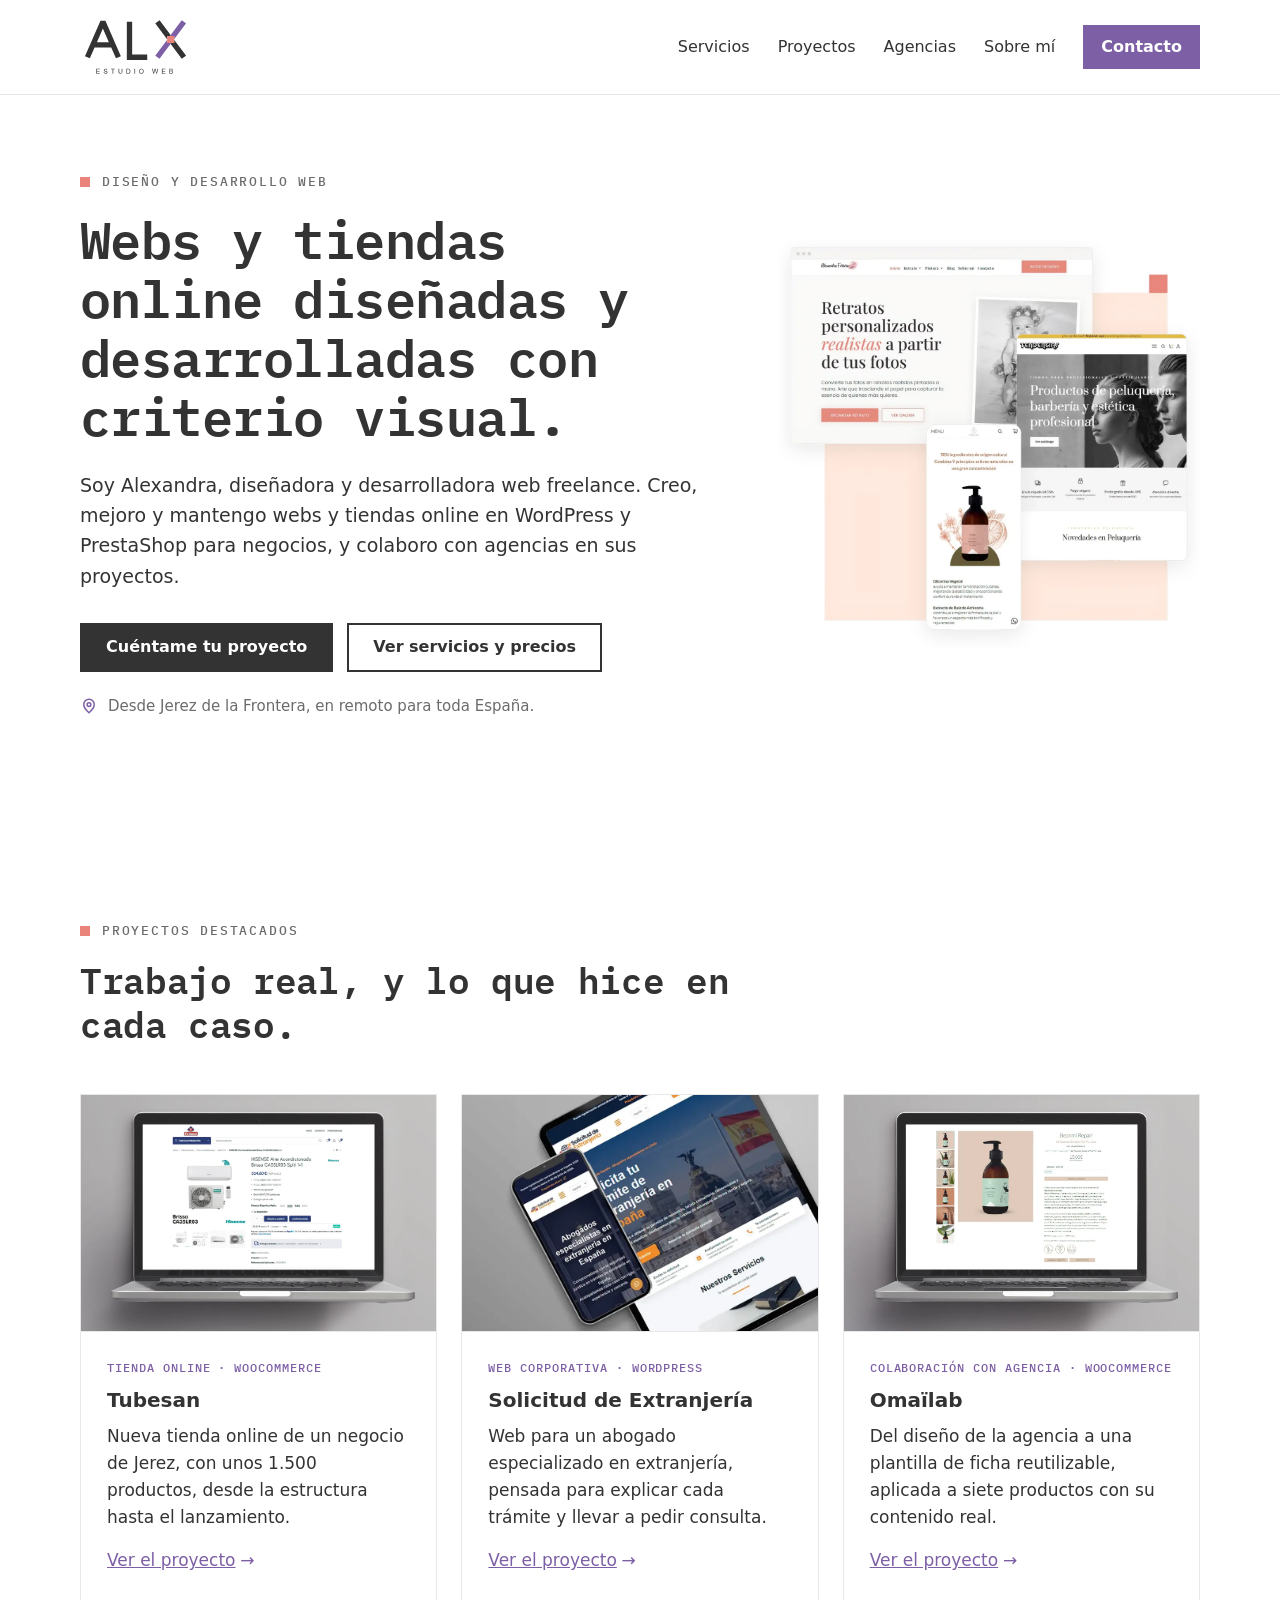
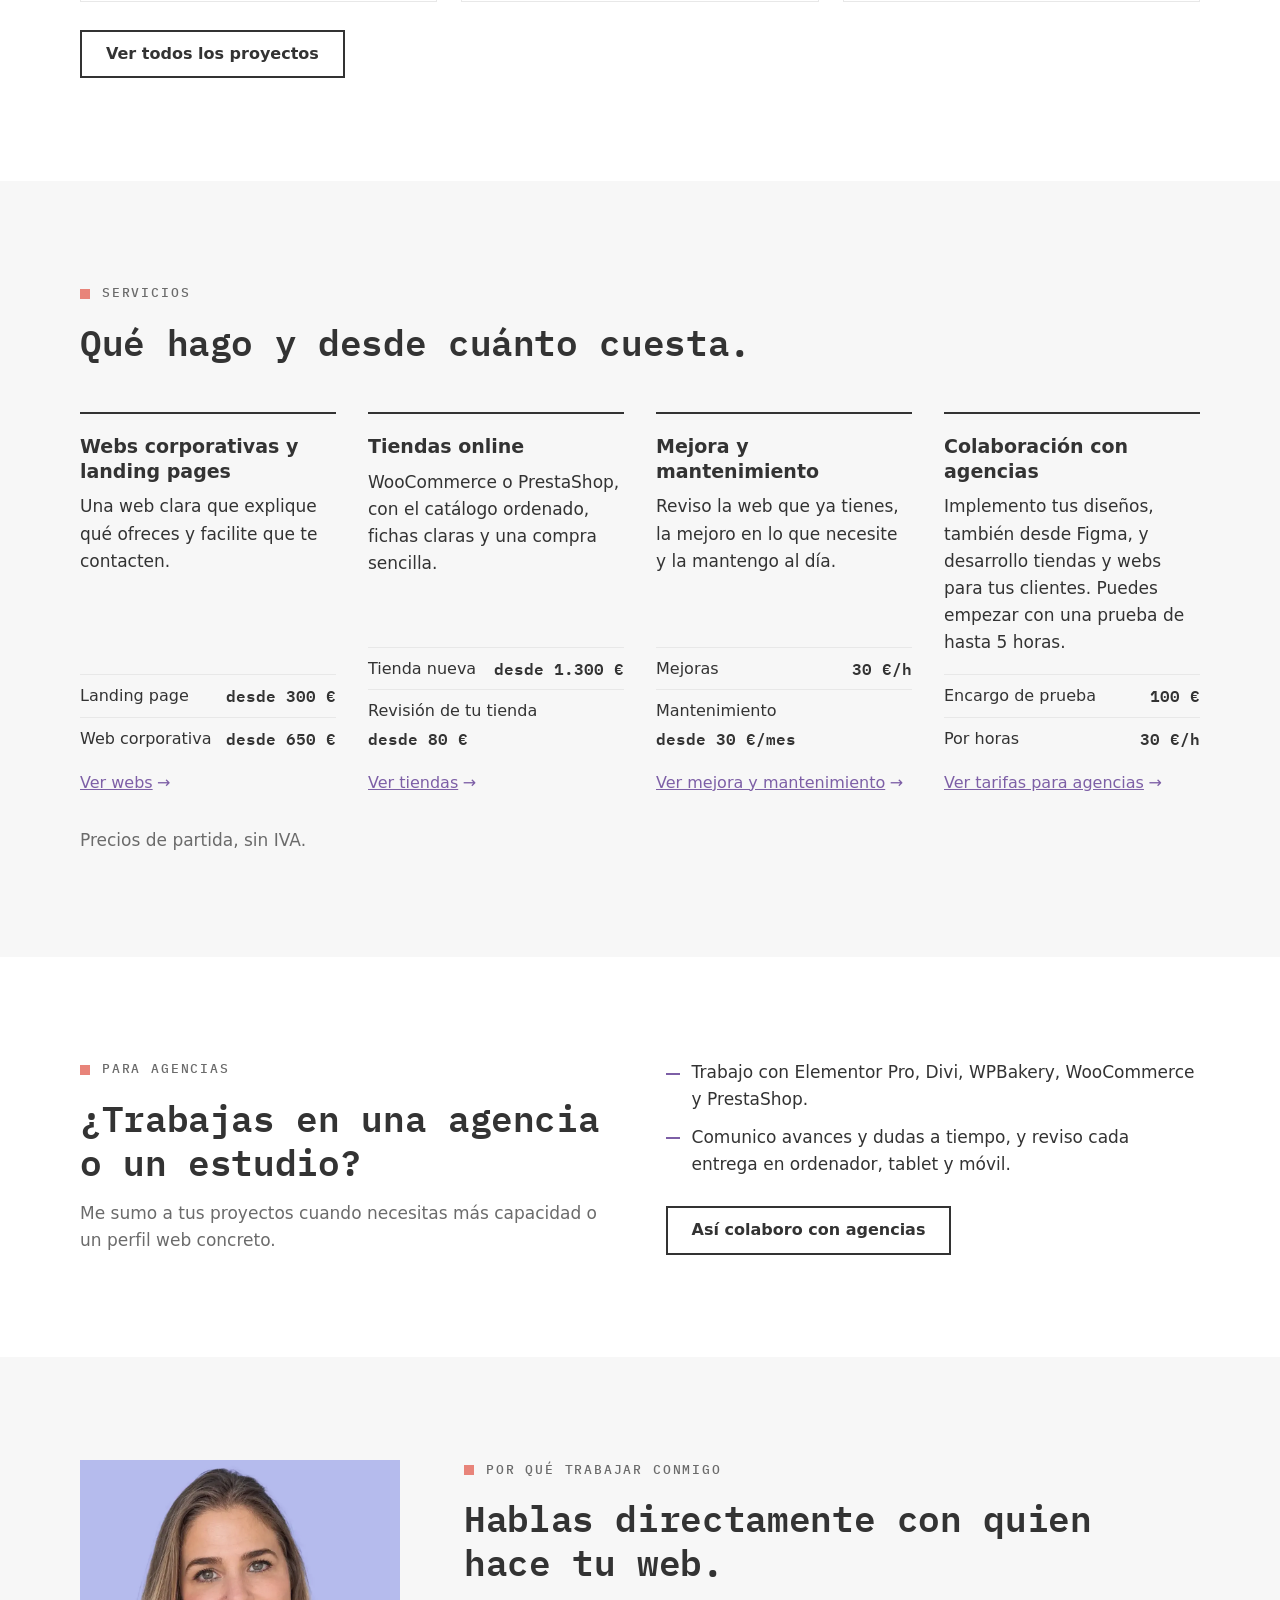
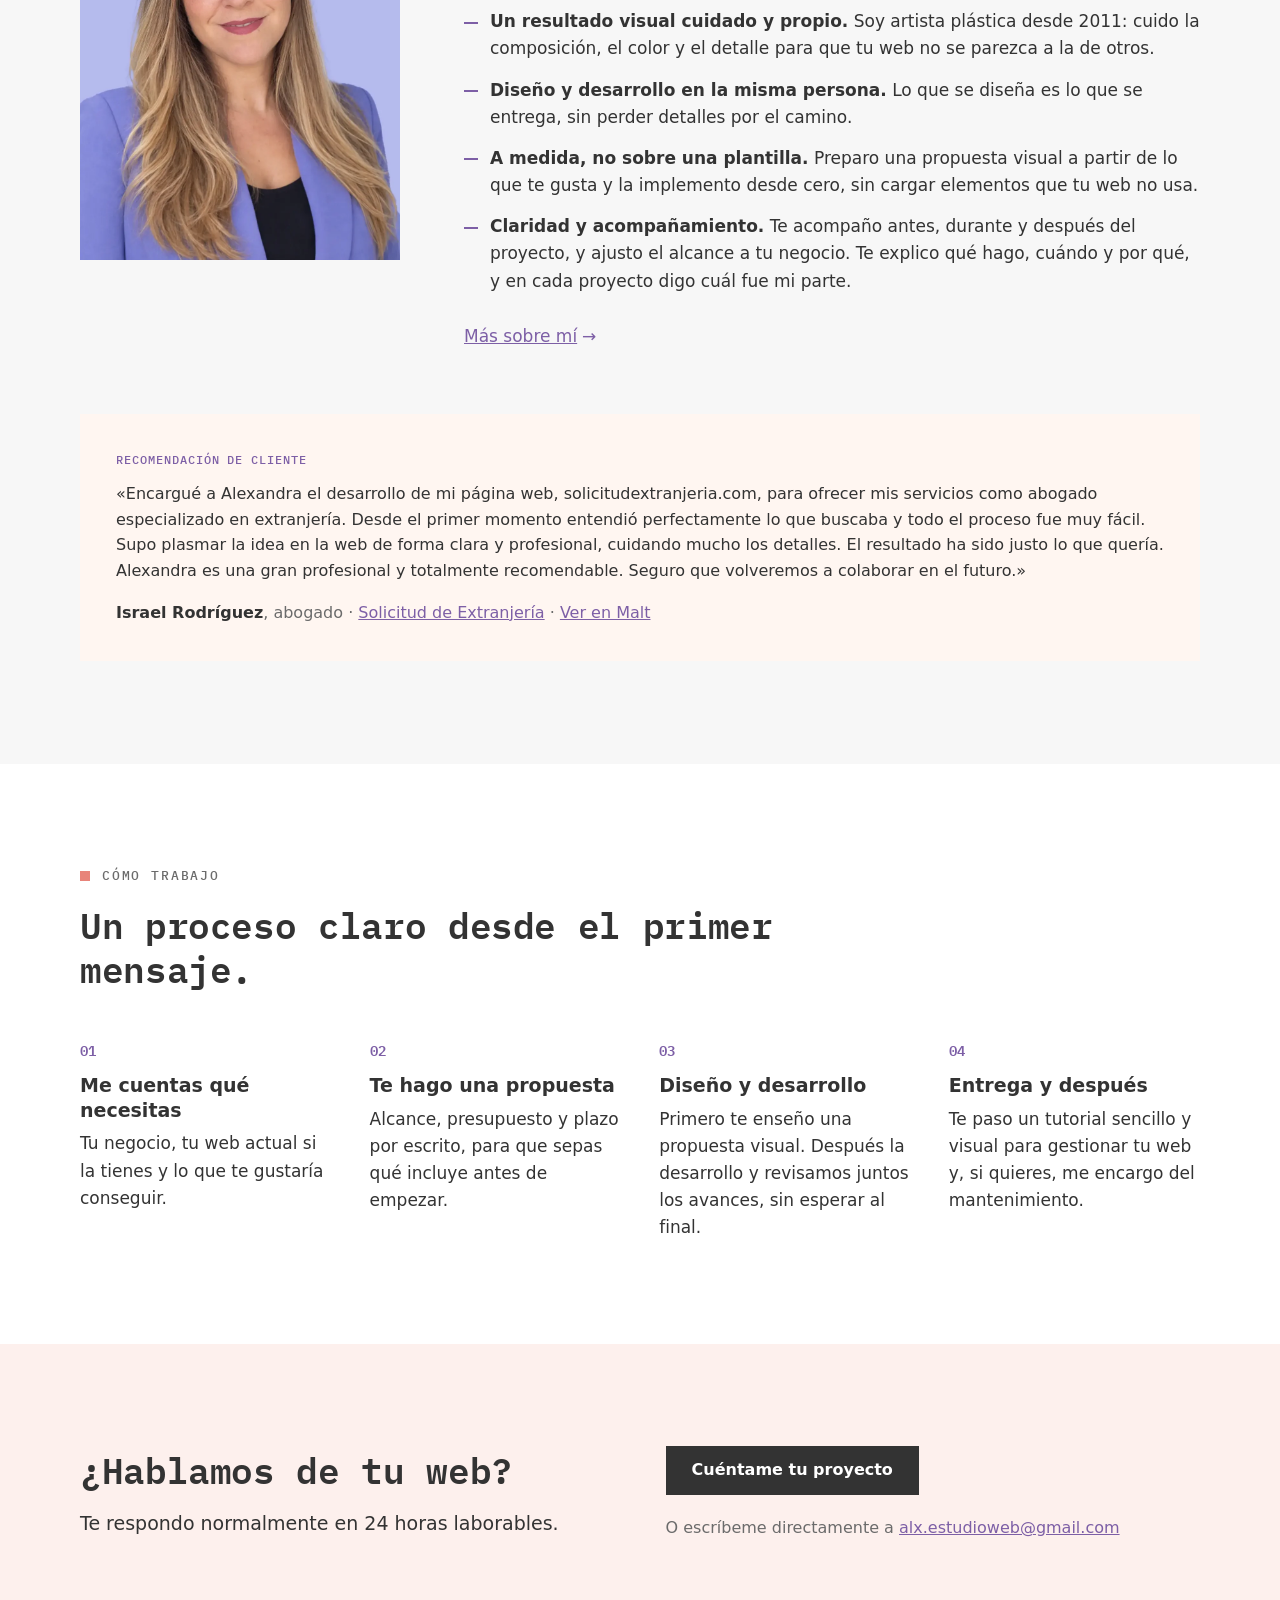
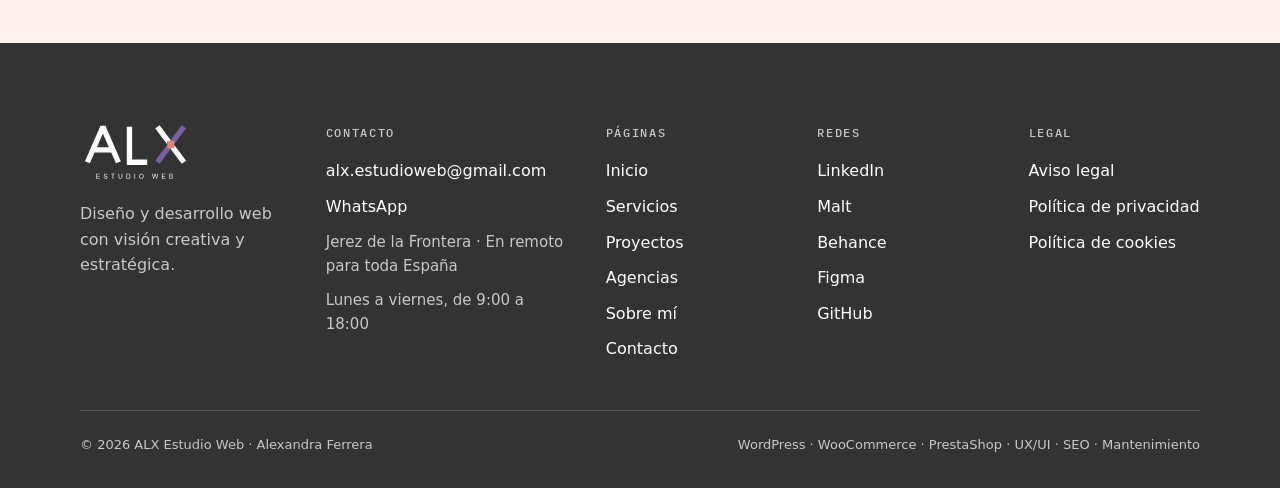
<file: index.html>
<!doctype html>
<html lang="es">
<head>
  <meta charset="utf-8">
  <meta name="viewport" content="width=device-width, initial-scale=1">
  <title>ALX Estudio Web · Diseño y desarrollo web y tiendas online en Jerez</title>
  <meta name="description" content="Diseño y desarrollo de webs y tiendas online con WordPress y PrestaShop para negocios y agencias. Desde Jerez de la Frontera, en remoto para toda España.">
  <meta property="og:type" content="website">
  <meta property="og:site_name" content="ALX Estudio Web">
  <meta property="og:locale" content="es_ES">
  <meta property="og:title" content="ALX Estudio Web · Diseño y desarrollo web">
  <meta property="og:description" content="Webs y tiendas online diseñadas y desarrolladas con criterio visual, con WordPress y PrestaShop, desde Jerez de la Frontera para toda España.">
  <meta property="og:url" content="https://alx-estudioweb.netlify.app/">
  <meta property="og:image" content="https://alx-estudioweb.netlify.app/img/marca/og-alx-estudio-web.jpg">
  <meta property="og:image:width" content="1200">
  <meta property="og:image:height" content="630">
  <meta property="og:image:alt" content="Logotipo de ALX Estudio Web, la X del logotipo en grande y el texto: webs y tiendas online diseñadas y desarrolladas con criterio visual">
  <meta name="twitter:card" content="summary_large_image">
  <link rel="canonical" href="https://alx-estudioweb.netlify.app/">
  <script type="application/ld+json">
  {
    "@context": "https://schema.org",
    "@type": "ProfessionalService",
    "name": "ALX Estudio Web",
    "description": "Diseño y desarrollo de webs y tiendas online con WordPress y PrestaShop para negocios y agencias.",
    "url": "https://alx-estudioweb.netlify.app/",
    "logo": "https://alx-estudioweb.netlify.app/img/marca/logo-alx.svg",
    "image": "https://alx-estudioweb.netlify.app/img/marca/og-alx-estudio-web.jpg",
    "email": "alx.estudioweb@gmail.com",
    "address": {
      "@type": "PostalAddress",
      "addressLocality": "Jerez de la Frontera",
      "addressRegion": "Cádiz",
      "addressCountry": "ES"
    },
    "areaServed": "ES",
    "founder": {
      "@type": "Person",
      "name": "Alexandra Ferrera Arenas",
      "jobTitle": "Diseñadora y desarrolladora web"
    },
    "sameAs": [
      "https://www.linkedin.com/in/alexandra-ferrera-arenas/",
      "https://www.behance.net/alexandra-ferrera",
      "https://www.malt.es/profile/alexandraferrera",
      "https://www.figma.com/@alexandraferrer",
      "https://github.com/iSaan86"
    ]
  }
  </script>
  <link rel="icon" href="favicon.svg" type="image/svg+xml">
  <link rel="apple-touch-icon" href="img/marca/apple-touch-icon.png">
  <meta name="theme-color" content="#ffffff">
  <link rel="stylesheet" href="css/styles.css">
  <script src="js/main.js" defer></script>
</head>
<body>
<a class="skip-link" href="#contenido">Saltar al contenido</a>

<header class="site-header" id="arriba">
  <div class="container site-header__inner">
    <a class="site-header__logo" href="index.html" aria-label="ALX Estudio Web, inicio">
      <img src="img/marca/logo-alx.svg" alt="ALX Estudio Web" width="1636" height="854">
    </a>
    <nav class="nav" aria-label="Principal">
      <a href="servicios.html">Servicios</a>
      <a href="proyectos.html">Proyectos</a>
      <a href="agencias.html">Agencias</a>
      <a href="sobre-mi.html">Sobre mí</a>
      <a href="contacto.html" class="btn btn--small">Contacto</a>
    </nav>
  </div>
</header>

<main id="contenido">
  <!-- Portada -->
  <section class="hero">
    <div class="container hero__inner">
      <div class="hero__content">
        <p class="eyebrow">Diseño y desarrollo web</p>
        <h1>Webs y tiendas online diseñadas y desarrolladas con criterio visual.</h1>
        <p class="lead">Soy Alexandra, diseñadora y desarrolladora web freelance. Creo, mejoro y mantengo webs y tiendas online en WordPress y PrestaShop para negocios, y colaboro con agencias en sus proyectos.</p>
        <div class="btn-group">
          <a href="contacto.html" class="btn btn--primary">Cuéntame tu proyecto</a>
          <a href="#servicios" class="btn btn--outline">Ver servicios y precios</a>
        </div>
        <!-- <p class="hero__agency">¿Trabajas en una agencia? <a href="agencias.html">Así colaboro con agencias<span class="arrow" aria-hidden="true">→</span></a></p> -->
        <p class="hero__location"><svg width="18" height="18" viewBox="0 0 24 24" fill="none" stroke="currentColor" stroke-width="2" stroke-linecap="round" stroke-linejoin="round" aria-hidden="true"><path d="M12 21s-7-6.1-7-11a7 7 0 0 1 14 0c0 4.9-7 11-7 11z"/><circle cx="12" cy="10" r="2.5"/></svg>Desde Jerez de la Frontera, en remoto para toda España.</p>
      </div>
      <!-- Escritorio: capturas de proyectos. Tablet y móvil: la X del logotipo asomando por el borde -->
      <picture class="hero__picture">
        <source media="(min-width: 900px)" srcset="img/proyectos/alx-hero-dispositivos.webp" width="1200" height="1160">
        <img class="hero__visual" src="img/marca/isotipo-alx.svg" alt="" width="932" height="854" fetchpriority="high">
      </picture>
    </div>
  </section>

  <!-- Proyectos destacados -->
  <section id="proyectos" class="section">
    <div class="container">
      <div class="section__intro">
        <p class="eyebrow">Proyectos destacados</p>
        <h2>Trabajo real, y lo que hice en cada caso.</h2>
      </div>
      <div class="grid-auto">
        <article class="project-card">
          <a href="proyectos.html#tubesan"><img class="project-card__media" src="img/proyectos/tubesan-mockup.webp" alt="Ficha de producto de Tubesan en ordenador y carrito en tablet y móvil" width="1238" height="825" loading="lazy"></a>
          <div class="project-card__body">
            <p class="tag">Tienda online · WooCommerce</p>
            <h3>Tubesan</h3>
            <p>Nueva tienda online de un negocio de Jerez, con unos 1.500 productos, desde la estructura hasta el lanzamiento.</p>
            <p class="project-card__link"><a href="proyectos.html#tubesan">Ver el proyecto<span class="arrow" aria-hidden="true">→</span></a></p>
          </div>
        </article>

        <article class="project-card">
          <a href="proyectos.html#extranjeria"><img class="project-card__media" src="img/proyectos/extranjeria-responsive.webp" alt="Web de Solicitud de Extranjería en tablet y móvil" width="900" height="600" loading="lazy"></a>
          <div class="project-card__body">
            <p class="tag">Web corporativa · WordPress</p>
            <h3>Solicitud de Extranjería</h3>
            <p>Web para un abogado especializado en extranjería, pensada para explicar cada trámite y llevar a pedir consulta.</p>
            <p class="project-card__link"><a href="proyectos.html#extranjeria">Ver el proyecto<span class="arrow" aria-hidden="true">→</span></a></p>
          </div>
        </article>

        <article class="project-card">
          <a href="proyectos.html#omailab"><img class="project-card__media" src="img/proyectos/omailab-mockup-ficha.webp" alt="Ficha de producto de Omaïlab en un portátil" width="1200" height="800" loading="lazy"></a>
          <div class="project-card__body">
            <p class="tag">Colaboración con agencia · WooCommerce</p>
            <h3>Omaïlab</h3>
            <p>Del diseño de la agencia a una plantilla de ficha reutilizable, aplicada a siete productos con su contenido real.</p>
            <p class="project-card__link"><a href="proyectos.html#omailab">Ver el proyecto<span class="arrow" aria-hidden="true">→</span></a></p>
          </div>
        </article>
      </div>
      <p class="band__link"><a href="proyectos.html" class="btn btn--outline">Ver todos los proyectos</a></p>
    </div>
  </section>

  <!-- Servicios -->
  <section id="servicios" class="section section--grey">
    <div class="container">
      <div class="section__intro">
        <p class="eyebrow">Servicios</p>
        <h2>Qué hago y desde cuánto cuesta.</h2>
      </div>
      <div class="offer">
        <article class="offer__item">
          <h3>Webs corporativas y landing pages</h3>
          <p>Una web clara que explique qué ofreces y facilite que te contacten.</p>
          <ul class="offer__prices">
            <li>Landing page <strong>desde 300 €</strong></li>
            <li>Web corporativa <strong>desde 650 €</strong></li>
          </ul>
          <p class="offer__more"><a href="servicios.html#web">Ver webs<span class="arrow" aria-hidden="true">→</span></a></p>
        </article>
        <article class="offer__item">
          <h3>Tiendas online</h3>
          <p>WooCommerce o PrestaShop, con el catálogo ordenado, fichas claras y una compra sencilla.</p>
          <ul class="offer__prices">
            <li>Tienda nueva <strong>desde 1.300 €</strong></li>
            <li>Revisión de tu tienda <strong>desde 80 €</strong></li>
          </ul>
          <p class="offer__more"><a href="servicios.html#tienda">Ver tiendas<span class="arrow" aria-hidden="true">→</span></a></p>
        </article>
        <article class="offer__item">
          <h3>Mejora y mantenimiento</h3>
          <p>Reviso la web que ya tienes, la mejoro en lo que necesite y la mantengo al día.</p>
          <ul class="offer__prices">
            <li>Mejoras <strong>30 €/h</strong></li>
            <li>Mantenimiento <strong>desde 30 €/mes</strong></li>
          </ul>
          <p class="offer__more"><a href="servicios.html#mejorar">Ver mejora y mantenimiento<span class="arrow" aria-hidden="true">→</span></a></p>
        </article>
        <article class="offer__item">
          <h3>Colaboración con agencias</h3>
          <p>Implemento tus diseños, también desde Figma, y desarrollo tiendas y webs para tus clientes. Puedes empezar con una prueba de hasta 5 horas.</p>
          <ul class="offer__prices">
            <li>Encargo de prueba <strong>100 €</strong></li>
            <li>Por horas <strong>30 €/h</strong></li>
          </ul>
          <p class="offer__more"><a href="agencias.html#tarifas">Ver tarifas para agencias<span class="arrow" aria-hidden="true">→</span></a></p>
        </article>
      </div>
      <p class="offer__note">Precios de partida, sin IVA.</p>
    </div>
  </section>

  <!-- Agencias -->
  <section class="section">
    <div class="container grid-2">
      <div>
        <p class="eyebrow">Para agencias</p>
        <h2>¿Trabajas en una agencia o un estudio?</h2>
        <p class="muted">Me sumo a tus proyectos cuando necesitas más capacidad o un perfil web concreto.</p>
      </div>
      <div>
        <ul class="list">
          <li>Trabajo con Elementor Pro, Divi, WPBakery, WooCommerce y PrestaShop.</li>
          <li>Comunico avances y dudas a tiempo, y reviso cada entrega en ordenador, tablet y móvil.</li>
        </ul>
        <p class="band__link"><a href="agencias.html" class="btn btn--outline">Así colaboro con agencias</a></p>
      </div>
    </div>
  </section>

  <!-- Por qué trabajar conmigo -->
  <section class="section section--grey">
    <div class="container">
      <div class="about-short">
        <img class="about-short__photo" src="img/marca/alexandra.webp" alt="Alexandra Ferrera, diseñadora y desarrolladora web" width="1000" height="1250" loading="lazy">
        <div>
          <p class="eyebrow">Por qué trabajar conmigo</p>
          <h2>Hablas directamente con quien hace tu web.</h2>
          <ul class="list about-list">
            <li><span><strong>Un resultado visual cuidado y propio.</strong> Soy artista plástica desde 2011: cuido la composición, el color y el detalle para que tu web no se parezca a la de otros.</span></li>
            <li><span><strong>Diseño y desarrollo en la misma persona.</strong> Lo que se diseña es lo que se entrega, sin perder detalles por el camino.</span></li>
            <li><span><strong>A medida, no sobre una plantilla.</strong> Preparo una propuesta visual a partir de lo que te gusta y la implemento desde cero, sin cargar elementos que tu web no usa.</span></li>
            <li><span><strong>Claridad y acompañamiento.</strong> Te acompaño antes, durante y después del proyecto, y ajusto el alcance a tu negocio. Te explico qué hago, cuándo y por qué, y en cada proyecto digo cuál fue mi parte.</span></li>
          </ul>
          <p class="band__link"><a href="sobre-mi.html">Más sobre mí<span class="arrow" aria-hidden="true">→</span></a></p>
        </div>
        <figure class="quote">
          <p class="tag">Recomendación de cliente</p>
          <blockquote>
            <p>«Encargué a Alexandra el desarrollo de mi página web, solicitudextranjeria.com, para ofrecer mis servicios como abogado especializado en extranjería. Desde el primer momento entendió perfectamente lo que buscaba y todo el proceso fue muy fácil. Supo plasmar la idea en la web de forma clara y profesional, cuidando mucho los detalles. El resultado ha sido justo lo que quería. Alexandra es una gran profesional y totalmente recomendable. Seguro que volveremos a colaborar en el futuro.»</p>
          </blockquote>
          <figcaption><strong>Israel Rodríguez</strong>, abogado · <a href="proyectos.html#extranjeria">Solicitud de Extranjería</a> · <a href="https://www.malt.es/profile/alexandraferrera" target="_blank" rel="noopener">Ver en Malt</a></figcaption>
        </figure>
      </div>
    </div>
  </section>

  <!-- Forma de trabajo -->
  <section class="section">
    <div class="container">
      <div class="section__intro">
        <p class="eyebrow">Cómo trabajo</p>
        <h2>Un proceso claro desde el primer mensaje.</h2>
      </div>
      <ol class="steps">
        <li>
          <h3>Me cuentas qué necesitas</h3>
          <p>Tu negocio, tu web actual si la tienes y lo que te gustaría conseguir.</p>
        </li>
        <li>
          <h3>Te hago una propuesta</h3>
          <p>Alcance, presupuesto y plazo por escrito, para que sepas qué incluye antes de empezar.</p>
        </li>
        <li>
          <h3>Diseño y desarrollo</h3>
          <p>Primero te enseño una propuesta visual. Después la desarrollo y revisamos juntos los avances, sin esperar al final.</p>
        </li>
        <li>
          <h3>Entrega y después</h3>
          <p>Te paso un tutorial sencillo y visual para gestionar tu web y, si quieres, me encargo del mantenimiento.</p>
        </li>
      </ol>
    </div>
  </section>

  <!-- Llamada final -->
  <section class="section section--accent">
    <img class="section__mark" src="img/marca/isotipo-alx.svg" alt="" width="932" height="854" loading="lazy">
    <div class="container cta">
      <div>
        <h2>¿Hablamos de tu web?</h2>
        <p class="lead">Te respondo normalmente en 24 horas laborables.</p>
      </div>
      <div class="cta__actions">
        <a href="contacto.html" class="btn btn--primary">Cuéntame tu proyecto</a>
        <p class="muted small">O escríbeme directamente a <a href="mailto:alx.estudioweb@gmail.com">alx.estudioweb@gmail.com</a></p>
      </div>
    </div>
  </section>
</main>

<footer class="site-footer">
  <div class="container">
    <div class="site-footer__grid">
      <div class="site-footer__brand">
        <img class="site-footer__logo" src="img/marca/logo-alx-blanco.svg" alt="ALX Estudio Web" width="1636" height="854">
        <p class="site-footer__tagline">Diseño y desarrollo web con visión creativa y estratégica.</p>
      </div>

      <div class="site-footer__contact">
        <p class="site-footer__title">Contacto</p>
        <ul class="site-footer__list">
          <li><a href="mailto:alx.estudioweb@gmail.com">alx.estudioweb@gmail.com</a></li>
          <li><a href="https://wa.me/34658999878?text=Hola%2C%20Alexandra.%20Te%20escribo%20desde%20tu%20web." target="_blank" rel="noopener">WhatsApp</a></li>
          <li class="site-footer__note">Jerez de la Frontera · En remoto para toda España</li>
          <li class="site-footer__note">Lunes a viernes, de 9:00 a 18:00</li>
        </ul>
      </div>

      <div>
        <p class="site-footer__title">Páginas</p>
        <ul class="site-footer__list">
          <li><a href="index.html">Inicio</a></li>
          <li><a href="servicios.html">Servicios</a></li>
          <li><a href="proyectos.html">Proyectos</a></li>
          <li><a href="agencias.html">Agencias</a></li>
          <li><a href="sobre-mi.html">Sobre mí</a></li>
          <li><a href="contacto.html">Contacto</a></li>
        </ul>
      </div>

      <div>
        <p class="site-footer__title">Redes</p>
        <ul class="site-footer__list">
          <li><a href="https://www.linkedin.com/in/alexandra-ferrera-arenas/" target="_blank" rel="noopener">LinkedIn</a></li>
          <li><a href="https://www.malt.es/profile/alexandraferrera" target="_blank" rel="noopener">Malt</a></li>
          <li><a href="https://www.behance.net/alexandra-ferrera" target="_blank" rel="noopener">Behance</a></li>
          <li><a href="https://www.figma.com/@alexandraferrer" target="_blank" rel="noopener">Figma</a></li>
          <li><a href="https://github.com/iSaan86" target="_blank" rel="noopener">GitHub</a></li>
        </ul>
      </div>

      <div>
        <p class="site-footer__title">Legal</p>
        <ul class="site-footer__list">
          <li><a href="aviso-legal.html">Aviso legal</a></li>
          <li><a href="privacidad.html">Política de privacidad</a></li>
          <li><a href="cookies.html">Política de cookies</a></li>
        </ul>
      </div>
    </div>

    <div class="site-footer__bottom">
      <span>© 2026 ALX Estudio Web · Alexandra Ferrera</span>
      <span>WordPress · WooCommerce · PrestaShop · UX/UI · SEO · Mantenimiento</span>
    </div>
  </div>
</footer>
<a class="to-top" href="#arriba" aria-label="Volver arriba">↑</a>
</body>
</html>
</file>
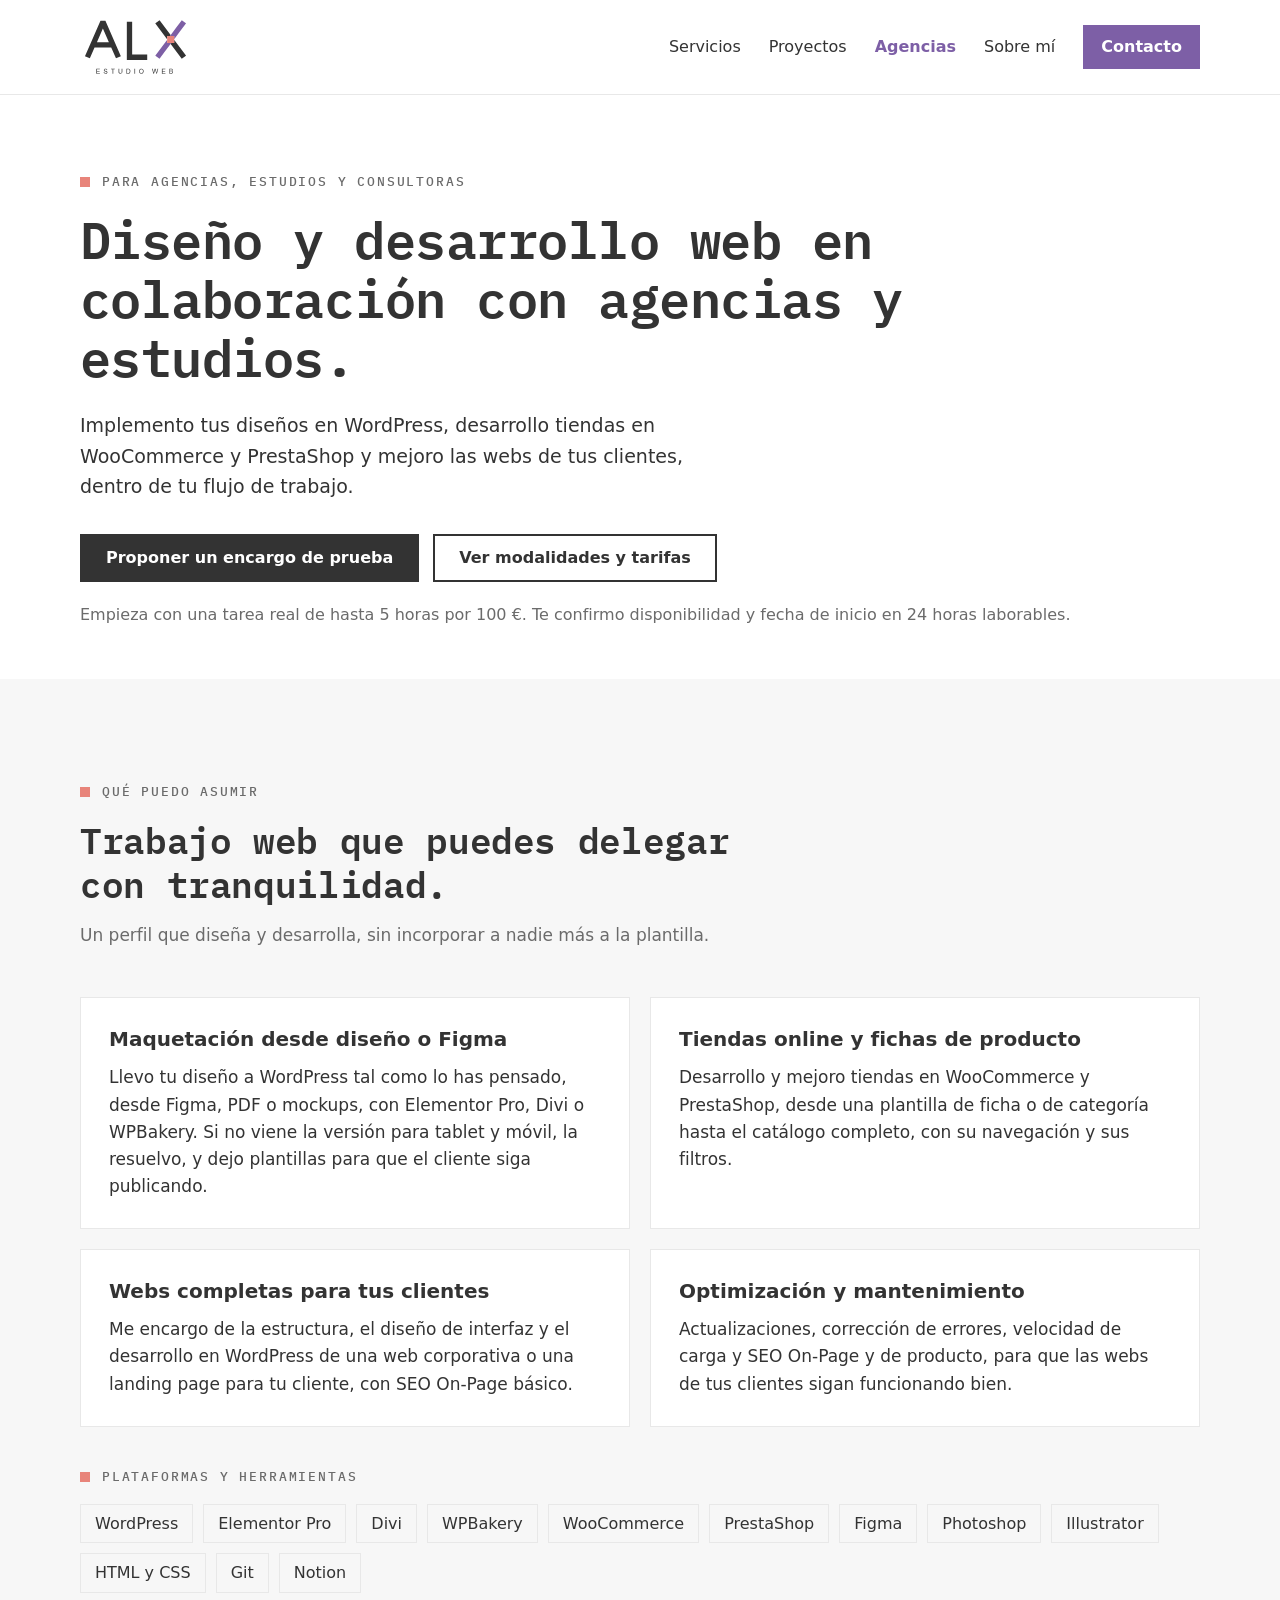
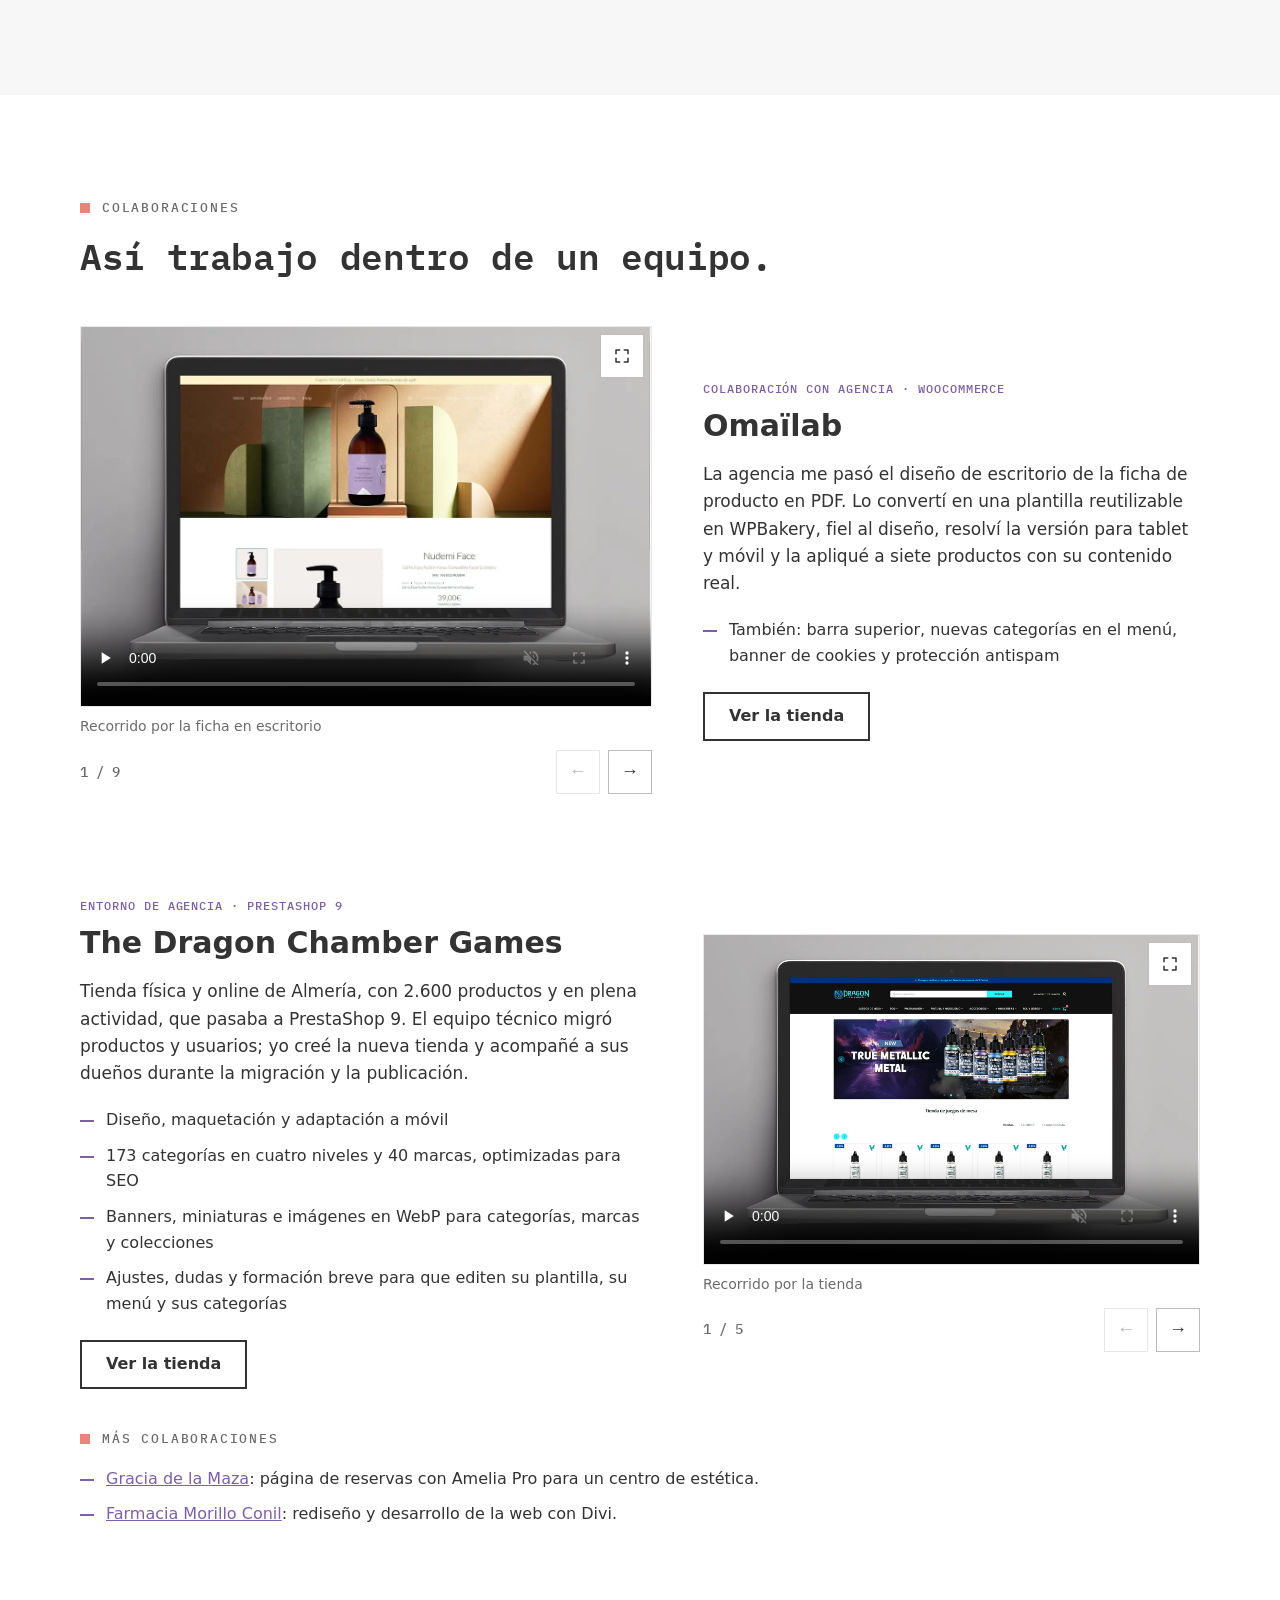
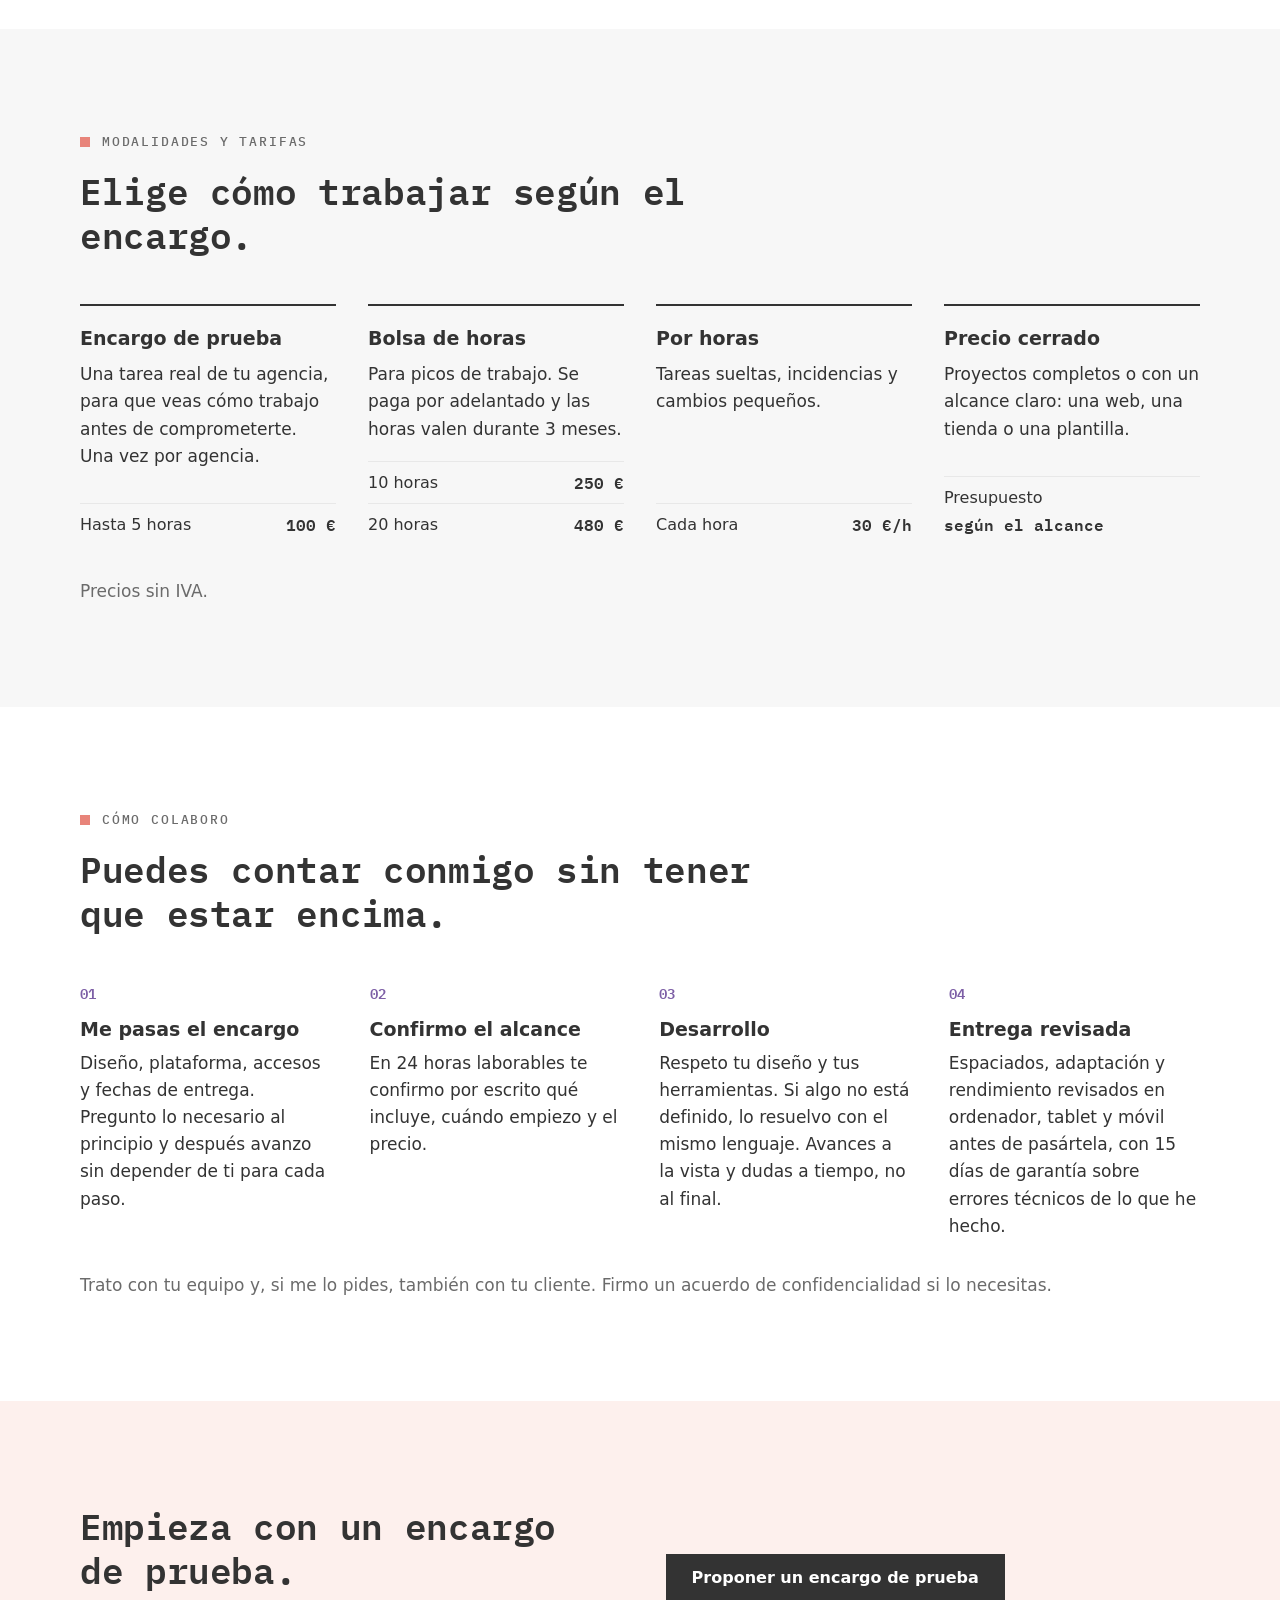
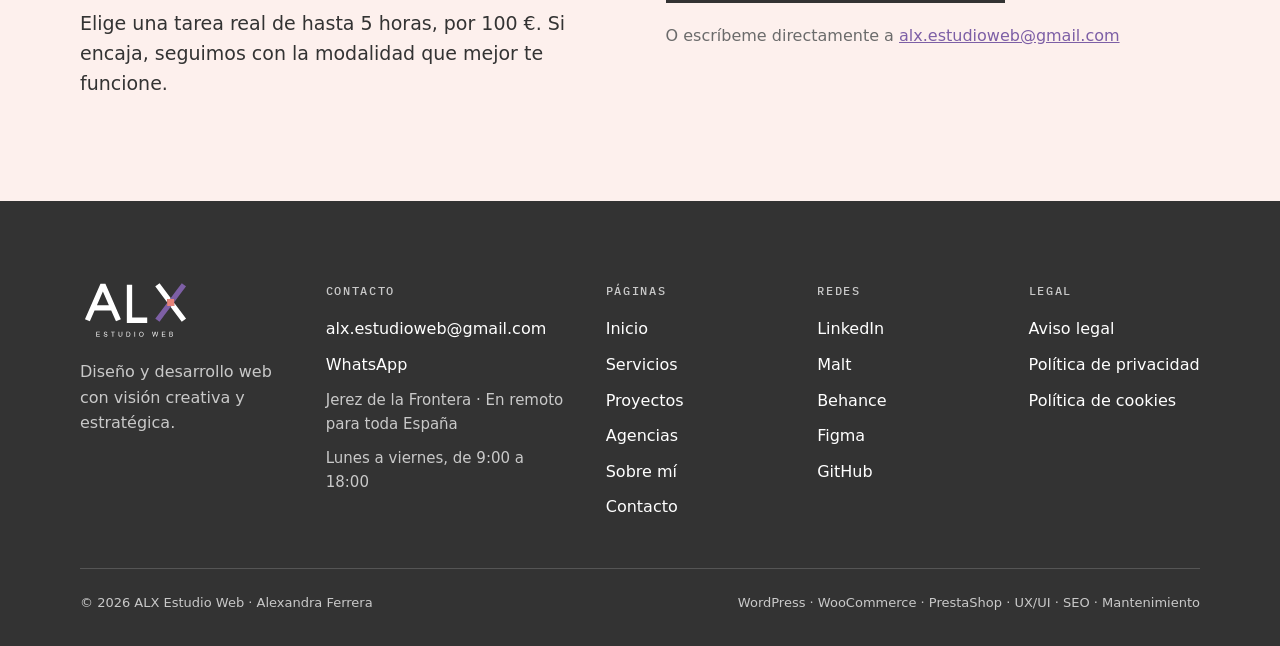
<file: agencias.html>
<!doctype html>
<html lang="es">
<head>
  <meta charset="utf-8">
  <meta name="viewport" content="width=device-width, initial-scale=1">
  <title>Colaboración con agencias · ALX Estudio Web</title>
  <meta name="description" content="Colaboración freelance en diseño y desarrollo web con agencias, estudios y consultoras: implementación de diseños en WordPress, tiendas WooCommerce y PrestaShop, mejoras y mantenimiento.">
  <meta property="og:type" content="website">
  <meta property="og:site_name" content="ALX Estudio Web">
  <meta property="og:locale" content="es_ES">
  <meta property="og:title" content="Colaboración con agencias · ALX Estudio Web">
  <meta property="og:description" content="Implementación de diseños en WordPress, tiendas WooCommerce y PrestaShop, mejoras y mantenimiento para agencias, estudios y consultoras.">
  <meta property="og:url" content="https://alx-estudioweb.netlify.app/agencias">
  <meta property="og:image" content="https://alx-estudioweb.netlify.app/img/marca/og-alx-estudio-web.jpg">
  <meta property="og:image:width" content="1200">
  <meta property="og:image:height" content="630">
  <meta property="og:image:alt" content="Logotipo de ALX Estudio Web, la X del logotipo en grande y el texto: webs y tiendas online diseñadas y desarrolladas con criterio visual">
  <meta name="twitter:card" content="summary_large_image">
  <link rel="canonical" href="https://alx-estudioweb.netlify.app/agencias">
  <link rel="icon" href="favicon.svg" type="image/svg+xml">
  <link rel="apple-touch-icon" href="img/marca/apple-touch-icon.png">
  <meta name="theme-color" content="#ffffff">
  <link rel="stylesheet" href="css/styles.css">
  <script src="js/main.js" defer></script>
</head>
<body>
<a class="skip-link" href="#contenido">Saltar al contenido</a>

<header class="site-header" id="arriba">
  <div class="container site-header__inner">
    <a class="site-header__logo" href="index.html" aria-label="ALX Estudio Web, inicio">
      <img src="img/marca/logo-alx.svg" alt="ALX Estudio Web" width="1636" height="854">
    </a>
    <nav class="nav" aria-label="Principal">
      <a href="servicios.html">Servicios</a>
      <a href="proyectos.html">Proyectos</a>
      <a href="agencias.html" aria-current="page">Agencias</a>
      <a href="sobre-mi.html">Sobre mí</a>
      <a href="contacto.html" class="btn btn--primary btn--small">Contacto</a>
    </nav>
  </div>
</header>

<main id="contenido">
  <!-- Introducción -->
  <section class="container page-intro">
    <p class="eyebrow">Para agencias, estudios y consultoras</p>
    <h1>Diseño y desarrollo web en colaboración con agencias y estudios.</h1>
    <p class="lead">Implemento tus diseños en WordPress, desarrollo tiendas en WooCommerce y PrestaShop y mejoro las webs de tus clientes, dentro de tu flujo de trabajo.</p>
    <div class="btn-group">
      <a href="contacto.html" class="btn btn--primary">Proponer un encargo de prueba</a>
      <a href="#tarifas" class="btn btn--outline">Ver modalidades y tarifas</a>
    </div>
    <p class="page-intro__note">Empieza con una tarea real de hasta 5 horas por 100 €. Te confirmo disponibilidad y fecha de inicio en 24 horas laborables.</p>
  </section>

  <!-- Qué puedo asumir -->
  <section class="section section--grey">
    <div class="container">
      <div class="section__intro">
        <p class="eyebrow">Qué puedo asumir</p>
        <h2>Trabajo web que puedes delegar con tranquilidad.</h2>
        <p class="muted">Un perfil que diseña y desarrolla, sin incorporar a nadie más a la plantilla.</p>
      </div>
      <div class="services-grid">
        <article class="card">
          <h3>Maquetación desde diseño o Figma</h3>
          <p>Llevo tu diseño a WordPress tal como lo has pensado, desde Figma, PDF o mockups, con Elementor Pro, Divi o WPBakery. Si no viene la versión para tablet y móvil, la resuelvo, y dejo plantillas para que el cliente siga publicando.</p>
        </article>

        <article class="card">
          <h3>Tiendas online y fichas de producto</h3>
          <p>Desarrollo y mejoro tiendas en WooCommerce y PrestaShop, desde una plantilla de ficha o de categoría hasta el catálogo completo, con su navegación y sus filtros.</p>
        </article>

        <article class="card">
          <h3>Webs completas para tus clientes</h3>
          <p>Me encargo de la estructura, el diseño de interfaz y el desarrollo en WordPress de una web corporativa o una landing page para tu cliente, con SEO On-Page básico.</p>
        </article>

        <article class="card">
          <h3>Optimización y mantenimiento</h3>
          <p>Actualizaciones, corrección de errores, velocidad de carga y SEO On-Page y de producto, para que las webs de tus clientes sigan funcionando bien.</p>
        </article>
      </div>

      <p class="eyebrow eyebrow--spaced">Plataformas y herramientas</p>
      <ul class="chips">
        <li>WordPress</li>
        <li>Elementor Pro</li>
        <li>Divi</li>
        <li>WPBakery</li>
        <li>WooCommerce</li>
        <li>PrestaShop</li>
        <li>Figma</li>
        <li>Photoshop</li>
        <li>Illustrator</li>
        <li>HTML y CSS</li>
        <li>Git</li>
        <li>Notion</li>
      </ul>
    </div>
  </section>

  <!-- Casos destacados -->
  <section id="caso" class="section">
    <div class="container">
      <div class="section__intro">
        <p class="eyebrow">Colaboraciones</p>
        <h2>Así trabajo dentro de un equipo.</h2>
      </div>

      <article class="case">
        <div class="case__media">
          <div class="gallery" role="group" aria-label="Imágenes y vídeos de Omaïlab">
            <div class="gallery__track" tabindex="0">
              <figure class="gallery__slide">
                <video src="video/omailab-ficha.mp4" poster="video/omailab-ficha-poster.webp" width="1920" height="1280" controls muted playsinline preload="none" aria-label="Recorrido por una ficha de producto de Omaïlab en escritorio"></video>
                <figcaption>Recorrido por la ficha en escritorio</figcaption>
              </figure>
              <figure class="gallery__slide">
                <a href="img/proyectos/omailab-diseno-agencia.webp"><img src="img/proyectos/omailab-diseno-agencia.webp" alt="Diseño de escritorio de la ficha de producto facilitado por la agencia" width="1200" height="800" loading="lazy"></a>
                <figcaption>El diseño de partida de la agencia</figcaption>
              </figure>
              <figure class="gallery__slide">
                <a href="img/proyectos/omailab-ficha-publicada.webp"><img src="img/proyectos/omailab-ficha-publicada.webp" alt="Ficha de producto publicada en Omaïlab con contenido real" width="1200" height="800" loading="lazy"></a>
                <figcaption>La ficha publicada, con contenido real</figcaption>
              </figure>
              <figure class="gallery__slide">
                <a href="img/proyectos/omailab-mockup-ficha.webp"><img src="img/proyectos/omailab-mockup-ficha.webp" alt="Ficha de producto de Omaïlab en un portátil" width="1200" height="800" loading="lazy"></a>
                <figcaption>Bloque de compra de la ficha</figcaption>
              </figure>
              <figure class="gallery__slide">
                <a href="img/proyectos/omailab-siete-fichas.webp"><img src="img/proyectos/omailab-siete-fichas.webp" alt="Las siete fichas de producto de Omaïlab" width="1200" height="500" loading="lazy"></a>
                <figcaption>Siete productos con la misma plantilla</figcaption>
              </figure>

              <figure class="gallery__slide">
                <video src="video/omailab-movil.mp4" poster="video/omailab-movil-poster.webp" width="1440" height="900" controls muted playsinline preload="none" aria-label="Recorrido por una ficha de producto de Omaïlab en móvil"></video>
                <figcaption>Recorrido por la ficha en móvil</figcaption>
              </figure>
              <figure class="gallery__slide">
                <a href="img/proyectos/omailab-mockup-movil.webp"><img src="img/proyectos/omailab-mockup-movil.webp" alt="Ficha de Omaïlab en tablet y móvil" width="1398" height="927" loading="lazy"></a>
                <figcaption>La ficha en tablet y móvil</figcaption>
              </figure>
              <figure class="gallery__slide">
                <a href="img/proyectos/omailab-iconos.webp"><img src="img/proyectos/omailab-iconos.webp" alt="Menú visual de categorías con iconos en Omaïlab" width="1238" height="825" loading="lazy"></a>
                <figcaption>Barra superior y menú de categorías</figcaption>
              </figure>
              <figure class="gallery__slide">
                <a href="img/proyectos/omailab-cookies.webp"><img src="img/proyectos/omailab-cookies.webp" alt="Banner de consentimiento de cookies en Omaïlab" width="1238" height="825" loading="lazy"></a>
                <figcaption>Banner de cookies y protección antispam</figcaption>
              </figure>
            </div>
          </div>
        </div>
        <div>
          <p class="tag">Colaboración con agencia · WooCommerce</p>
          <h3 class="case__title">Omaïlab</h3>
          <p class="case__text">La agencia me pasó el diseño de escritorio de la ficha de producto en PDF. Lo convertí en una plantilla reutilizable en WPBakery, fiel al diseño, resolví la versión para tablet y móvil y la apliqué a siete productos con su contenido real.</p>
          <ul class="list list--small">
            <li>También: barra superior, nuevas categorías en el menú, banner de cookies y protección antispam</li>
          </ul>
          <a href="https://www.omailab.com/" class="btn btn--outline" target="_blank" rel="noopener">Ver la tienda</a>
        </div>
      </article>

      <article class="case case--reverse" id="dragon">
        <div class="case__media">
          <div class="gallery" role="group" aria-label="Imágenes y vídeo de The Dragon Chamber Games">
            <div class="gallery__track" tabindex="0">
              <figure class="gallery__slide">
                <video src="video/dragon-chamber-scroll-mockup.mp4" poster="video/dragon-chamber-portada.webp" width="1920" height="1280" controls muted playsinline preload="none" aria-label="Recorrido por la tienda The Dragon Chamber Games"></video>
                <figcaption>Recorrido por la tienda</figcaption>
              </figure>
              <figure class="gallery__slide">
                <a href="img/proyectos/dragon-responsive.webp"><img src="img/proyectos/dragon-responsive.webp" alt="The Dragon Chamber Games en tablet y móvil" width="1238" height="825" loading="lazy"></a>
                <figcaption>La tienda en tablet y móvil</figcaption>
              </figure>
              <figure class="gallery__slide">
                <a href="img/proyectos/dragon-arquitectura.webp"><img src="img/proyectos/dragon-arquitectura.webp" alt="Menús desplegados de Warhammer y Pintura y Modelismo y categoría Warhammer con su banner y subcategorías en The Dragon Chamber Games" width="1238" height="825" loading="lazy"></a>
                <figcaption>Menús, banners y subcategorías creados para la tienda</figcaption>
              </figure>
              <figure class="gallery__slide">
                <a href="img/proyectos/dragon-categoria.webp"><img src="img/proyectos/dragon-categoria.webp" alt="Categoría Warhammer con subcategorías en The Dragon Chamber Games" width="900" height="600" loading="lazy"></a>
                <figcaption>Categoría con subcategorías</figcaption>
              </figure>
              <figure class="gallery__slide">
                <a href="img/proyectos/dragon-carrito.png"><img src="img/proyectos/dragon-carrito.png" alt="Carrito de compras de The Dragon Chamber Games" width="900" height="600" loading="lazy"></a>
                <figcaption>Carrito de compras</figcaption>
              </figure>
            </div>
          </div>
        </div>
        <div>
          <p class="tag">Entorno de agencia · PrestaShop 9</p>
          <h3 class="case__title">The Dragon Chamber Games</h3>
          <p class="case__text">Tienda física y online de Almería, con 2.600 productos y en plena actividad, que pasaba a PrestaShop 9. El equipo técnico migró productos y usuarios; yo creé la nueva tienda y acompañé a sus dueños durante la migración y la publicación.</p>
          <ul class="list list--small">
            <li>Diseño, maquetación y adaptación a móvil</li>
            <li>173 categorías en cuatro niveles y 40 marcas, optimizadas para SEO</li>
            <li>Banners, miniaturas e imágenes en WebP para categorías, marcas y colecciones</li>
            <li>Ajustes, dudas y formación breve para que editen su plantilla, su menú y sus categorías</li>
          </ul>
          <a href="https://thedragonchambergames.com/prestashop/" class="btn btn--outline" target="_blank" rel="noopener">Ver la tienda</a>
        </div>
      </article>

      <p class="eyebrow eyebrow--spaced">Más colaboraciones</p>
      <ul class="list list--small">
        <li><span><a href="proyectos.html#gracia">Gracia de la Maza</a>: página de reservas con Amelia Pro para un centro de estética.</span></li>
        <li><span><a href="proyectos.html#farmacia">Farmacia Morillo Conil</a>: rediseño y desarrollo de la web con Divi.</span></li>
      </ul>
    </div>
  </section>

  <!-- Modalidades y tarifas -->
  <section id="tarifas" class="section section--grey">
    <div class="container">
      <div class="section__intro">
        <p class="eyebrow">Modalidades y tarifas</p>
        <h2>Elige cómo trabajar según el encargo.</h2>
      </div>
      <div class="offer">
        <article class="offer__item">
          <h3>Encargo de prueba</h3>
          <p>Una tarea real de tu agencia, para que veas cómo trabajo antes de comprometerte. Una vez por agencia.</p>
          <ul class="offer__prices">
            <li>Hasta 5 horas <strong>100 €</strong></li>
          </ul>
        </article>
        <article class="offer__item">
          <h3>Bolsa de horas</h3>
          <p>Para picos de trabajo. Se paga por adelantado y las horas valen durante 3 meses.</p>
          <ul class="offer__prices">
            <li>10 horas <strong>250 €</strong></li>
            <li>20 horas <strong>480 €</strong></li>
          </ul>
        </article>
        <article class="offer__item">
          <h3>Por horas</h3>
          <p>Tareas sueltas, incidencias y cambios pequeños.</p>
          <ul class="offer__prices">
            <li>Cada hora <strong>30 €/h</strong></li>
          </ul>
        </article>
        <article class="offer__item">
          <h3>Precio cerrado</h3>
          <p>Proyectos completos o con un alcance claro: una web, una tienda o una plantilla.</p>
          <ul class="offer__prices">
            <li>Presupuesto <strong>según el alcance</strong></li>
          </ul>
        </article>
      </div>
      <p class="offer__note">Precios sin IVA.</p>
    </div>
  </section>

  <!-- Cómo colaboro -->
  <section class="section">
    <div class="container">
      <div class="section__intro">
        <p class="eyebrow">Cómo colaboro</p>
        <h2>Puedes contar conmigo sin tener que estar encima.</h2>
      </div>
      <ol class="steps">
        <li>
          <h3>Me pasas el encargo</h3>
          <p>Diseño, plataforma, accesos y fechas de entrega. Pregunto lo necesario al principio y después avanzo sin depender de ti para cada paso.</p>
        </li>
        <li>
          <h3>Confirmo el alcance</h3>
          <p>En 24 horas laborables te confirmo por escrito qué incluye, cuándo empiezo y el precio.</p>
        </li>
        <li>
          <h3>Desarrollo</h3>
          <p>Respeto tu diseño y tus herramientas. Si algo no está definido, lo resuelvo con el mismo lenguaje. Avances a la vista y dudas a tiempo, no al final.</p>
        </li>
        <li>
          <h3>Entrega revisada</h3>
          <p>Espaciados, adaptación y rendimiento revisados en ordenador, tablet y móvil antes de pasártela, con 15 días de garantía sobre errores técnicos de lo que he hecho.</p>
        </li>
      </ol>
      <p class="offer__note">Trato con tu equipo y, si me lo pides, también con tu cliente. Firmo un acuerdo de confidencialidad si lo necesitas.</p>
    </div>
  </section>

  <!-- Llamada final -->
  <section class="section section--accent">
    <img class="section__mark" src="img/marca/isotipo-alx.svg" alt="" width="932" height="854" loading="lazy">
    <div class="container cta">
      <div>
        <h2>Empieza con un encargo de prueba.</h2>
        <p class="lead">Elige una tarea real de hasta 5 horas, por 100 €. Si encaja, seguimos con la modalidad que mejor te funcione.</p>
      </div>
      <div class="cta__actions">
        <a href="contacto.html" class="btn btn--primary">Proponer un encargo de prueba</a>
        <p class="muted small">O escríbeme directamente a <a href="mailto:alx.estudioweb@gmail.com">alx.estudioweb@gmail.com</a></p>
      </div>
    </div>
  </section>
</main>

<footer class="site-footer">
  <div class="container">
    <div class="site-footer__grid">
      <div class="site-footer__brand">
        <img class="site-footer__logo" src="img/marca/logo-alx-blanco.svg" alt="ALX Estudio Web" width="1636" height="854">
        <p class="site-footer__tagline">Diseño y desarrollo web con visión creativa y estratégica.</p>
      </div>

      <div class="site-footer__contact">
        <p class="site-footer__title">Contacto</p>
        <ul class="site-footer__list">
          <li><a href="mailto:alx.estudioweb@gmail.com">alx.estudioweb@gmail.com</a></li>
          <li><a href="https://wa.me/34658999878?text=Hola%2C%20Alexandra.%20Te%20escribo%20desde%20tu%20web." target="_blank" rel="noopener">WhatsApp</a></li>
          <li class="site-footer__note">Jerez de la Frontera · En remoto para toda España</li>
          <li class="site-footer__note">Lunes a viernes, de 9:00 a 18:00</li>
        </ul>
      </div>

      <div>
        <p class="site-footer__title">Páginas</p>
        <ul class="site-footer__list">
          <li><a href="index.html">Inicio</a></li>
          <li><a href="servicios.html">Servicios</a></li>
          <li><a href="proyectos.html">Proyectos</a></li>
          <li><a href="agencias.html">Agencias</a></li>
          <li><a href="sobre-mi.html">Sobre mí</a></li>
          <li><a href="contacto.html">Contacto</a></li>
        </ul>
      </div>

      <div>
        <p class="site-footer__title">Redes</p>
        <ul class="site-footer__list">
          <li><a href="https://www.linkedin.com/in/alexandra-ferrera-arenas/" target="_blank" rel="noopener">LinkedIn</a></li>
          <li><a href="https://www.malt.es/profile/alexandraferrera" target="_blank" rel="noopener">Malt</a></li>
          <li><a href="https://www.behance.net/alexandra-ferrera" target="_blank" rel="noopener">Behance</a></li>
          <li><a href="https://www.figma.com/@alexandraferrer" target="_blank" rel="noopener">Figma</a></li>
          <li><a href="https://github.com/iSaan86" target="_blank" rel="noopener">GitHub</a></li>
        </ul>
      </div>

      <div>
        <p class="site-footer__title">Legal</p>
        <ul class="site-footer__list">
          <li><a href="aviso-legal.html">Aviso legal</a></li>
          <li><a href="privacidad.html">Política de privacidad</a></li>
          <li><a href="cookies.html">Política de cookies</a></li>
        </ul>
      </div>
    </div>

    <div class="site-footer__bottom">
      <span>© 2026 ALX Estudio Web · Alexandra Ferrera</span>
      <span>WordPress · WooCommerce · PrestaShop · UX/UI · SEO · Mantenimiento</span>
    </div>
  </div>
</footer>
<a class="to-top" href="#arriba" aria-label="Volver arriba">↑</a>
</body>
</html>
</file>
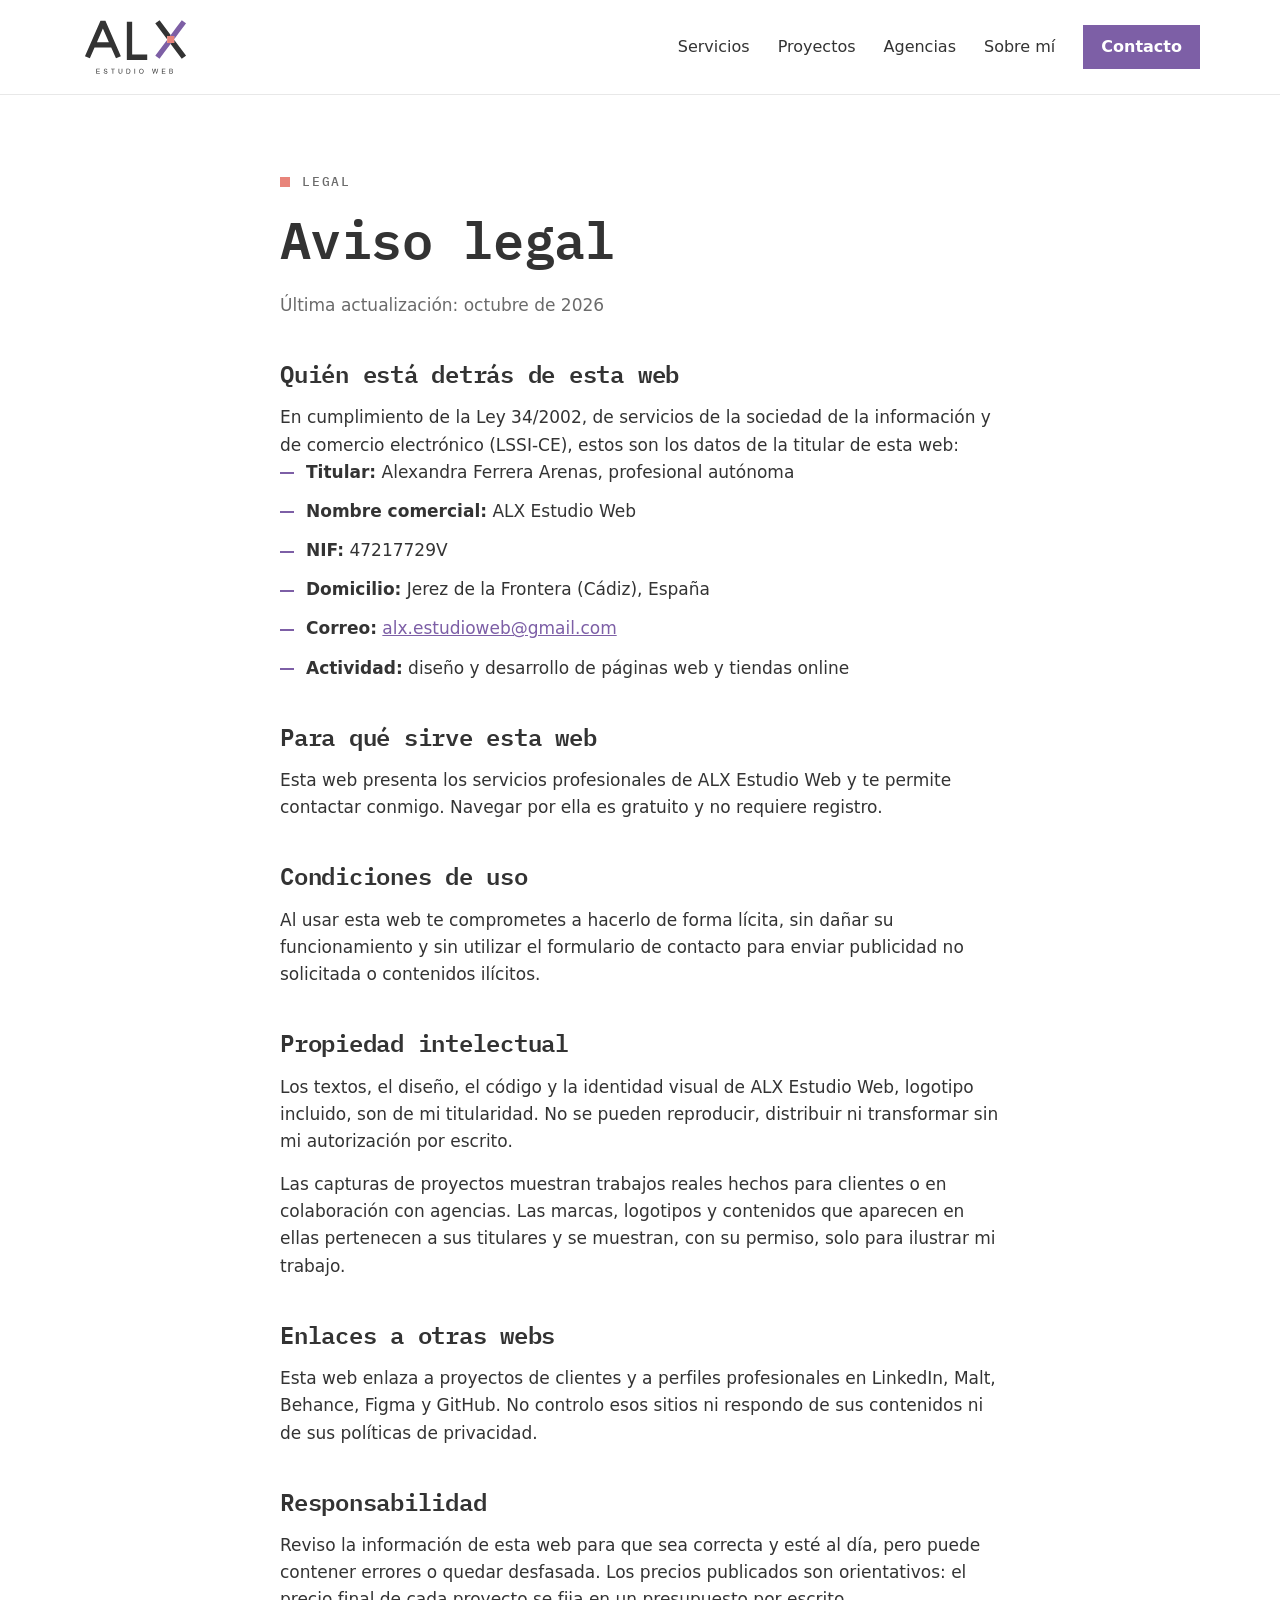
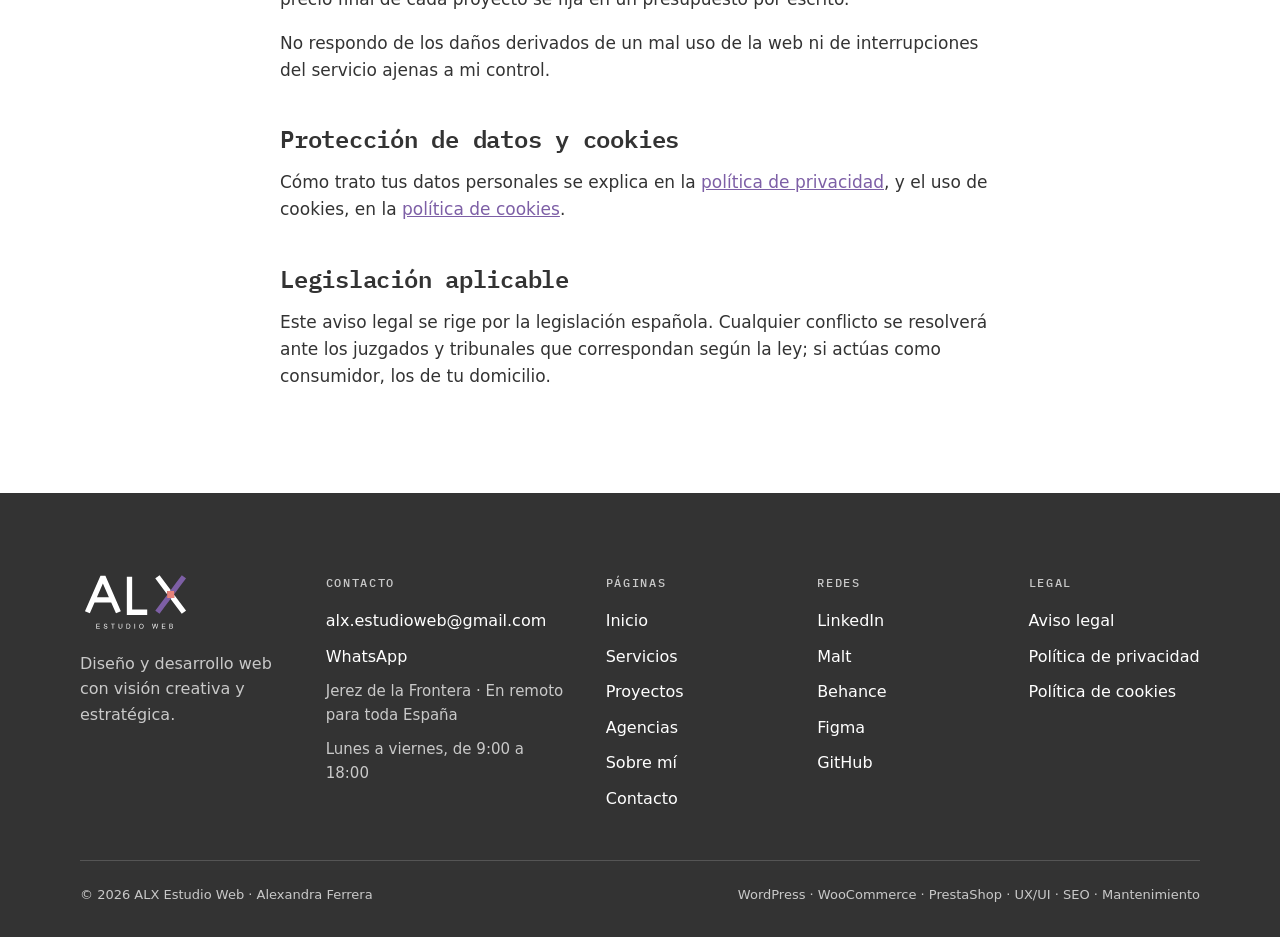
<file: aviso-legal.html>
<!doctype html>
<html lang="es">
<head>
  <meta charset="utf-8">
  <meta name="viewport" content="width=device-width, initial-scale=1">
  <title>Aviso legal · ALX Estudio Web</title>
  <meta name="description" content="Datos de la titular de ALX Estudio Web y condiciones de uso de esta web.">
  <link rel="canonical" href="https://alx-estudioweb.netlify.app/aviso-legal">
  <link rel="icon" href="favicon.svg" type="image/svg+xml">
  <link rel="apple-touch-icon" href="img/marca/apple-touch-icon.png">
  <meta name="theme-color" content="#ffffff">
  <link rel="stylesheet" href="css/styles.css">
  <script src="js/main.js" defer></script>
</head>
<body>
<a class="skip-link" href="#contenido">Saltar al contenido</a>

<header class="site-header" id="arriba">
  <div class="container site-header__inner">
    <a class="site-header__logo" href="index.html" aria-label="ALX Estudio Web, inicio">
      <img src="img/marca/logo-alx.svg" alt="ALX Estudio Web" width="1636" height="854">
    </a>
    <nav class="nav" aria-label="Principal">
      <a href="servicios.html">Servicios</a>
      <a href="proyectos.html">Proyectos</a>
      <a href="agencias.html">Agencias</a>
      <a href="sobre-mi.html">Sobre mí</a>
      <a href="contacto.html" class="btn btn--primary btn--small">Contacto</a>
    </nav>
  </div>
</header>

<main id="contenido">
  <article class="container legal stack">
    <p class="eyebrow">Legal</p>
    <h1>Aviso legal</h1>
    <p class="muted">Última actualización: octubre de 2026</p>

    <h2>Quién está detrás de esta web</h2>
    <p>En cumplimiento de la Ley 34/2002, de servicios de la sociedad de la información y de comercio electrónico (LSSI-CE), estos son los datos de la titular de esta web:</p>
    <ul class="list">
      <li><span><strong>Titular:</strong> Alexandra Ferrera Arenas, profesional autónoma</span></li>
      <li><span><strong>Nombre comercial:</strong> ALX Estudio Web</span></li>
      <li><span><strong>NIF:</strong> 47217729V</span></li>
      <!-- La LSSI pide el domicilio completo: valorar una dirección profesional si no se quiere publicar la particular -->
      <li><span><strong>Domicilio:</strong> Jerez de la Frontera (Cádiz), España</span></li>
      <li><span><strong>Correo:</strong> <a href="mailto:alx.estudioweb@gmail.com">alx.estudioweb@gmail.com</a></span></li>
      <li><span><strong>Actividad:</strong> diseño y desarrollo de páginas web y tiendas online</span></li>
    </ul>

    <h2>Para qué sirve esta web</h2>
    <p>Esta web presenta los servicios profesionales de ALX Estudio Web y te permite contactar conmigo. Navegar por ella es gratuito y no requiere registro.</p>

    <h2>Condiciones de uso</h2>
    <p>Al usar esta web te comprometes a hacerlo de forma lícita, sin dañar su funcionamiento y sin utilizar el formulario de contacto para enviar publicidad no solicitada o contenidos ilícitos.</p>

    <h2>Propiedad intelectual</h2>
    <p>Los textos, el diseño, el código y la identidad visual de ALX Estudio Web, logotipo incluido, son de mi titularidad. No se pueden reproducir, distribuir ni transformar sin mi autorización por escrito.</p>
    <p>Las capturas de proyectos muestran trabajos reales hechos para clientes o en colaboración con agencias. Las marcas, logotipos y contenidos que aparecen en ellas pertenecen a sus titulares y se muestran, con su permiso, solo para ilustrar mi trabajo.</p>

    <h2>Enlaces a otras webs</h2>
    <p>Esta web enlaza a proyectos de clientes y a perfiles profesionales en LinkedIn, Malt, Behance, Figma y GitHub. No controlo esos sitios ni respondo de sus contenidos ni de sus políticas de privacidad.</p>

    <h2>Responsabilidad</h2>
    <p>Reviso la información de esta web para que sea correcta y esté al día, pero puede contener errores o quedar desfasada. Los precios publicados son orientativos: el precio final de cada proyecto se fija en un presupuesto por escrito.</p>
    <p>No respondo de los daños derivados de un mal uso de la web ni de interrupciones del servicio ajenas a mi control.</p>

    <h2>Protección de datos y cookies</h2>
    <p>Cómo trato tus datos personales se explica en la <a href="privacidad.html">política de privacidad</a>, y el uso de cookies, en la <a href="cookies.html">política de cookies</a>.</p>

    <h2>Legislación aplicable</h2>
    <p>Este aviso legal se rige por la legislación española. Cualquier conflicto se resolverá ante los juzgados y tribunales que correspondan según la ley; si actúas como consumidor, los de tu domicilio.</p>
  </article>
</main>

<footer class="site-footer">
  <div class="container">
    <div class="site-footer__grid">
      <div class="site-footer__brand">
        <img class="site-footer__logo" src="img/marca/logo-alx-blanco.svg" alt="ALX Estudio Web" width="1636" height="854">
        <p class="site-footer__tagline">Diseño y desarrollo web con visión creativa y estratégica.</p>
      </div>

      <div class="site-footer__contact">
        <p class="site-footer__title">Contacto</p>
        <ul class="site-footer__list">
          <li><a href="mailto:alx.estudioweb@gmail.com">alx.estudioweb@gmail.com</a></li>
          <li><a href="https://wa.me/34658999878?text=Hola%2C%20Alexandra.%20Te%20escribo%20desde%20tu%20web." target="_blank" rel="noopener">WhatsApp</a></li>
          <li class="site-footer__note">Jerez de la Frontera · En remoto para toda España</li>
          <li class="site-footer__note">Lunes a viernes, de 9:00 a 18:00</li>
        </ul>
      </div>

      <div>
        <p class="site-footer__title">Páginas</p>
        <ul class="site-footer__list">
          <li><a href="index.html">Inicio</a></li>
          <li><a href="servicios.html">Servicios</a></li>
          <li><a href="proyectos.html">Proyectos</a></li>
          <li><a href="agencias.html">Agencias</a></li>
          <li><a href="sobre-mi.html">Sobre mí</a></li>
          <li><a href="contacto.html">Contacto</a></li>
        </ul>
      </div>

      <div>
        <p class="site-footer__title">Redes</p>
        <ul class="site-footer__list">
          <li><a href="https://www.linkedin.com/in/alexandra-ferrera-arenas/" target="_blank" rel="noopener">LinkedIn</a></li>
          <li><a href="https://www.malt.es/profile/alexandraferrera" target="_blank" rel="noopener">Malt</a></li>
          <li><a href="https://www.behance.net/alexandra-ferrera" target="_blank" rel="noopener">Behance</a></li>
          <li><a href="https://www.figma.com/@alexandraferrer" target="_blank" rel="noopener">Figma</a></li>
          <li><a href="https://github.com/iSaan86" target="_blank" rel="noopener">GitHub</a></li>
        </ul>
      </div>

      <div>
        <p class="site-footer__title">Legal</p>
        <ul class="site-footer__list">
          <li><a href="aviso-legal.html">Aviso legal</a></li>
          <li><a href="privacidad.html">Política de privacidad</a></li>
          <li><a href="cookies.html">Política de cookies</a></li>
        </ul>
      </div>
    </div>

    <div class="site-footer__bottom">
      <span>© 2026 ALX Estudio Web · Alexandra Ferrera</span>
      <span>WordPress · WooCommerce · PrestaShop · UX/UI · SEO · Mantenimiento</span>
    </div>
  </div>
</footer>
<a class="to-top" href="#arriba" aria-label="Volver arriba">↑</a>
</body>
</html>
</file>
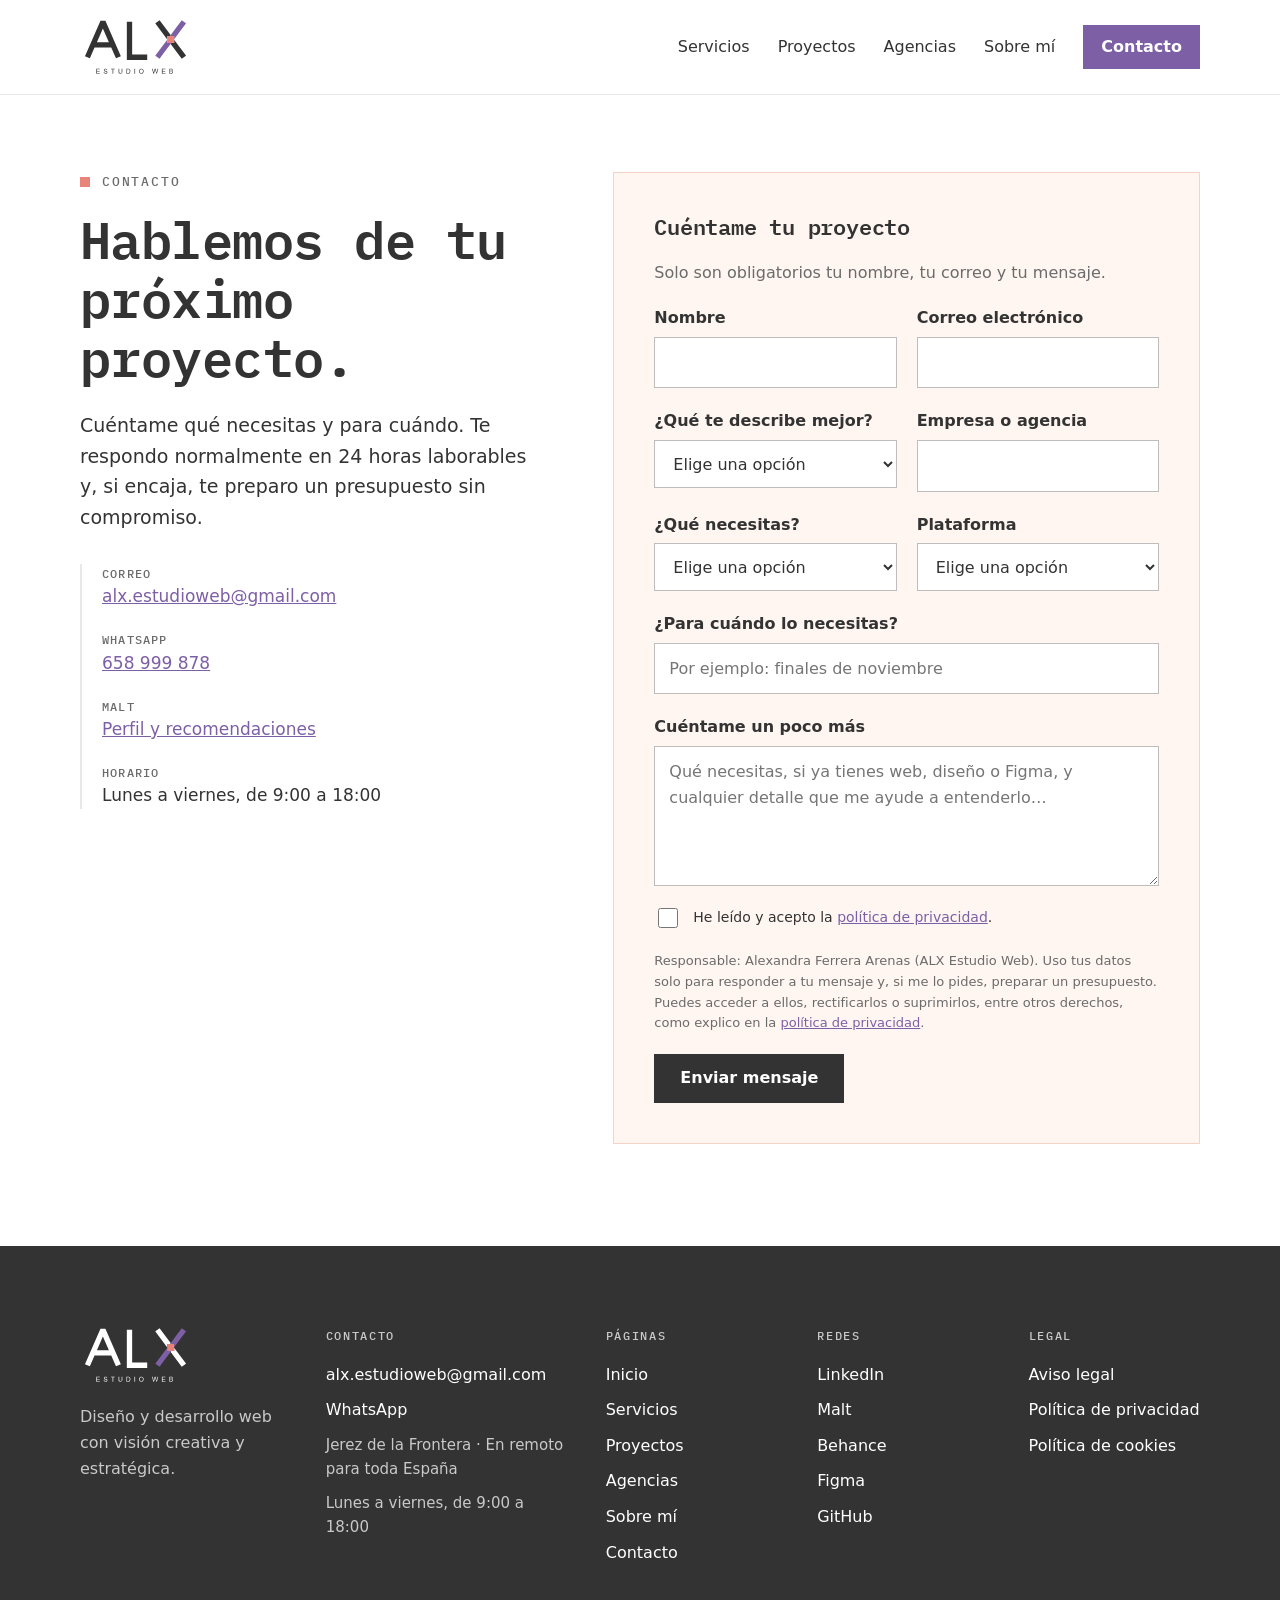
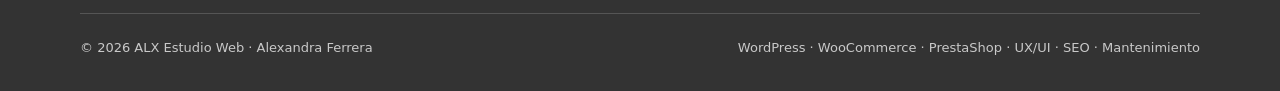
<file: contacto.html>
<!doctype html>
<html lang="es">
<head>
  <meta charset="utf-8">
  <meta name="viewport" content="width=device-width, initial-scale=1">
  <title>Contacto · ALX Estudio Web</title>
  <meta name="description" content="Cuéntame tu proyecto web o tu tienda online. Respuesta normalmente en 24 horas laborables.">
  <meta property="og:type" content="website">
  <meta property="og:site_name" content="ALX Estudio Web">
  <meta property="og:locale" content="es_ES">
  <meta property="og:title" content="Contacto · ALX Estudio Web">
  <meta property="og:description" content="Cuéntame tu proyecto web o tu tienda online. Respuesta normalmente en 24 horas laborables.">
  <meta property="og:url" content="https://alx-estudioweb.netlify.app/contacto">
  <meta property="og:image" content="https://alx-estudioweb.netlify.app/img/marca/og-alx-estudio-web.jpg">
  <meta property="og:image:width" content="1200">
  <meta property="og:image:height" content="630">
  <meta property="og:image:alt" content="Logotipo de ALX Estudio Web, la X del logotipo en grande y el texto: webs y tiendas online diseñadas y desarrolladas con criterio visual">
  <meta name="twitter:card" content="summary_large_image">
  <link rel="canonical" href="https://alx-estudioweb.netlify.app/contacto">
  <link rel="icon" href="favicon.svg" type="image/svg+xml">
  <link rel="apple-touch-icon" href="img/marca/apple-touch-icon.png">
  <meta name="theme-color" content="#ffffff">
  <link rel="stylesheet" href="css/styles.css">
  <script src="js/main.js" defer></script>
</head>
<body>
<a class="skip-link" href="#contenido">Saltar al contenido</a>

<header class="site-header" id="arriba">
  <div class="container site-header__inner">
    <a class="site-header__logo" href="index.html" aria-label="ALX Estudio Web, inicio">
      <img src="img/marca/logo-alx.svg" alt="ALX Estudio Web" width="1636" height="854">
    </a>
    <nav class="nav" aria-label="Principal">
      <a href="servicios.html">Servicios</a>
      <a href="proyectos.html">Proyectos</a>
      <a href="agencias.html">Agencias</a>
      <a href="sobre-mi.html">Sobre mí</a>
      <a href="contacto.html" class="btn btn--primary btn--small" aria-current="page">Contacto</a>
    </nav>
  </div>
</header>

<main id="contenido">
<section class="container contact">
    <div>
      <p class="eyebrow">Contacto</p>
      <h1>Hablemos de tu próximo proyecto.</h1>
      <p class="lead">Cuéntame qué necesitas y para cuándo. Te respondo normalmente en 24 horas laborables y, si encaja, te preparo un presupuesto sin compromiso.</p>
      <dl class="contact-info">
        <div><dt>Correo</dt><dd><a href="mailto:alx.estudioweb@gmail.com">alx.estudioweb@gmail.com</a></dd></div>
        <div><dt>WhatsApp</dt><dd><a href="https://wa.me/34658999878?text=Hola%2C%20Alexandra.%20Te%20escribo%20desde%20tu%20web." target="_blank" rel="noopener">658 999 878</a></dd></div>
        <div><dt>Malt</dt><dd><a href="https://www.malt.es/profile/alexandraferrera" target="_blank" rel="noopener">Perfil y recomendaciones</a></dd></div>
        <div><dt>Horario</dt><dd>Lunes a viernes, de 9:00 a 18:00</dd></div>
      </dl>
    </div>

    <!-- Formulario gestionado por Netlify Forms -->
    <form class="form" name="contacto" method="POST" action="gracias.html" data-netlify="true" netlify-honeypot="bot-field">
      <input type="hidden" name="form-name" value="contacto">
      <p class="visually-hidden"><label>No rellenes este campo: <input name="bot-field" tabindex="-1" autocomplete="off"></label></p>

      <h2>Cuéntame tu proyecto</h2>
      <p class="muted small">Solo son obligatorios tu nombre, tu correo y tu mensaje.</p>

      <div class="form__row">
        <div class="field">
          <label for="nombre">Nombre</label>
          <input id="nombre" name="nombre" type="text" autocomplete="name" required>
        </div>
        <div class="field">
          <label for="email">Correo electrónico</label>
          <input id="email" name="email" type="email" autocomplete="email" required>
        </div>
      </div>

      <div class="form__row">
        <div class="field">
          <label for="perfil">¿Qué te describe mejor?</label>
          <select id="perfil" name="perfil">
            <option value="">Elige una opción</option>
            <option>Negocio, autónomo o profesional</option>
            <option>Agencia, estudio o consultora</option>
            <option>Otro</option>
          </select>
        </div>
        <div class="field">
          <label for="empresa">Empresa o agencia</label>
          <input id="empresa" name="empresa" type="text" autocomplete="organization">
        </div>
      </div>

      <div class="form__row">
        <div class="field">
          <label for="tipo">¿Qué necesitas?</label>
          <select id="tipo" name="tipo">
            <option value="">Elige una opción</option>
            <option>Una web nueva</option>
            <option>Una tienda online</option>
            <option>Mejorar mi web o mi tienda</option>
            <option>Mantenimiento</option>
            <option>Un encargo de prueba para mi agencia</option>
            <option>Un encargo para mi agencia</option>
            <option>Aún no lo sé</option>
          </select>
        </div>
        <div class="field">
          <label for="plataforma">Plataforma</label>
          <select id="plataforma" name="plataforma">
            <option value="">Elige una opción</option>
            <option>WordPress (con o sin WooCommerce)</option>
            <option>PrestaShop</option>
            <option>Otra</option>
            <option>Aún no lo sé</option>
          </select>
        </div>
      </div>

      <div class="field">
        <label for="plazo">¿Para cuándo lo necesitas?</label>
        <input id="plazo" name="plazo" type="text" placeholder="Por ejemplo: finales de noviembre">
      </div>

      <div class="field">
        <label for="mensaje">Cuéntame un poco más</label>
        <textarea id="mensaje" name="mensaje" placeholder="Qué necesitas, si ya tienes web, diseño o Figma, y cualquier detalle que me ayude a entenderlo…" required></textarea>
      </div>

      <label class="check" for="privacidad">
        <input id="privacidad" name="privacidad" type="checkbox" required>
        <span>He leído y acepto la <a href="privacidad.html">política de privacidad</a>.</span>
      </label>

      <p class="form__note">Responsable: Alexandra Ferrera Arenas (ALX Estudio Web). Uso tus datos solo para responder a tu mensaje y, si me lo pides, preparar un presupuesto. Puedes acceder a ellos, rectificarlos o suprimirlos, entre otros derechos, como explico en la <a href="privacidad.html">política de privacidad</a>.</p>

      <button type="submit" class="btn btn--primary">Enviar mensaje</button>
    </form>
  </section>
</main>

<footer class="site-footer">
  <div class="container">
    <div class="site-footer__grid">
      <div class="site-footer__brand">
        <img class="site-footer__logo" src="img/marca/logo-alx-blanco.svg" alt="ALX Estudio Web" width="1636" height="854">
        <p class="site-footer__tagline">Diseño y desarrollo web con visión creativa y estratégica.</p>
      </div>

      <div class="site-footer__contact">
        <p class="site-footer__title">Contacto</p>
        <ul class="site-footer__list">
          <li><a href="mailto:alx.estudioweb@gmail.com">alx.estudioweb@gmail.com</a></li>
          <li><a href="https://wa.me/34658999878?text=Hola%2C%20Alexandra.%20Te%20escribo%20desde%20tu%20web." target="_blank" rel="noopener">WhatsApp</a></li>
          <li class="site-footer__note">Jerez de la Frontera · En remoto para toda España</li>
          <li class="site-footer__note">Lunes a viernes, de 9:00 a 18:00</li>
        </ul>
      </div>

      <div>
        <p class="site-footer__title">Páginas</p>
        <ul class="site-footer__list">
          <li><a href="index.html">Inicio</a></li>
          <li><a href="servicios.html">Servicios</a></li>
          <li><a href="proyectos.html">Proyectos</a></li>
          <li><a href="agencias.html">Agencias</a></li>
          <li><a href="sobre-mi.html">Sobre mí</a></li>
          <li><a href="contacto.html">Contacto</a></li>
        </ul>
      </div>

      <div>
        <p class="site-footer__title">Redes</p>
        <ul class="site-footer__list">
          <li><a href="https://www.linkedin.com/in/alexandra-ferrera-arenas/" target="_blank" rel="noopener">LinkedIn</a></li>
          <li><a href="https://www.malt.es/profile/alexandraferrera" target="_blank" rel="noopener">Malt</a></li>
          <li><a href="https://www.behance.net/alexandra-ferrera" target="_blank" rel="noopener">Behance</a></li>
          <li><a href="https://www.figma.com/@alexandraferrer" target="_blank" rel="noopener">Figma</a></li>
          <li><a href="https://github.com/iSaan86" target="_blank" rel="noopener">GitHub</a></li>
        </ul>
      </div>

      <div>
        <p class="site-footer__title">Legal</p>
        <ul class="site-footer__list">
          <li><a href="aviso-legal.html">Aviso legal</a></li>
          <li><a href="privacidad.html">Política de privacidad</a></li>
          <li><a href="cookies.html">Política de cookies</a></li>
        </ul>
      </div>
    </div>

    <div class="site-footer__bottom">
      <span>© 2026 ALX Estudio Web · Alexandra Ferrera</span>
      <span>WordPress · WooCommerce · PrestaShop · UX/UI · SEO · Mantenimiento</span>
    </div>
  </div>
</footer>
<a class="to-top" href="#arriba" aria-label="Volver arriba">↑</a>
</body>
</html>
</file>
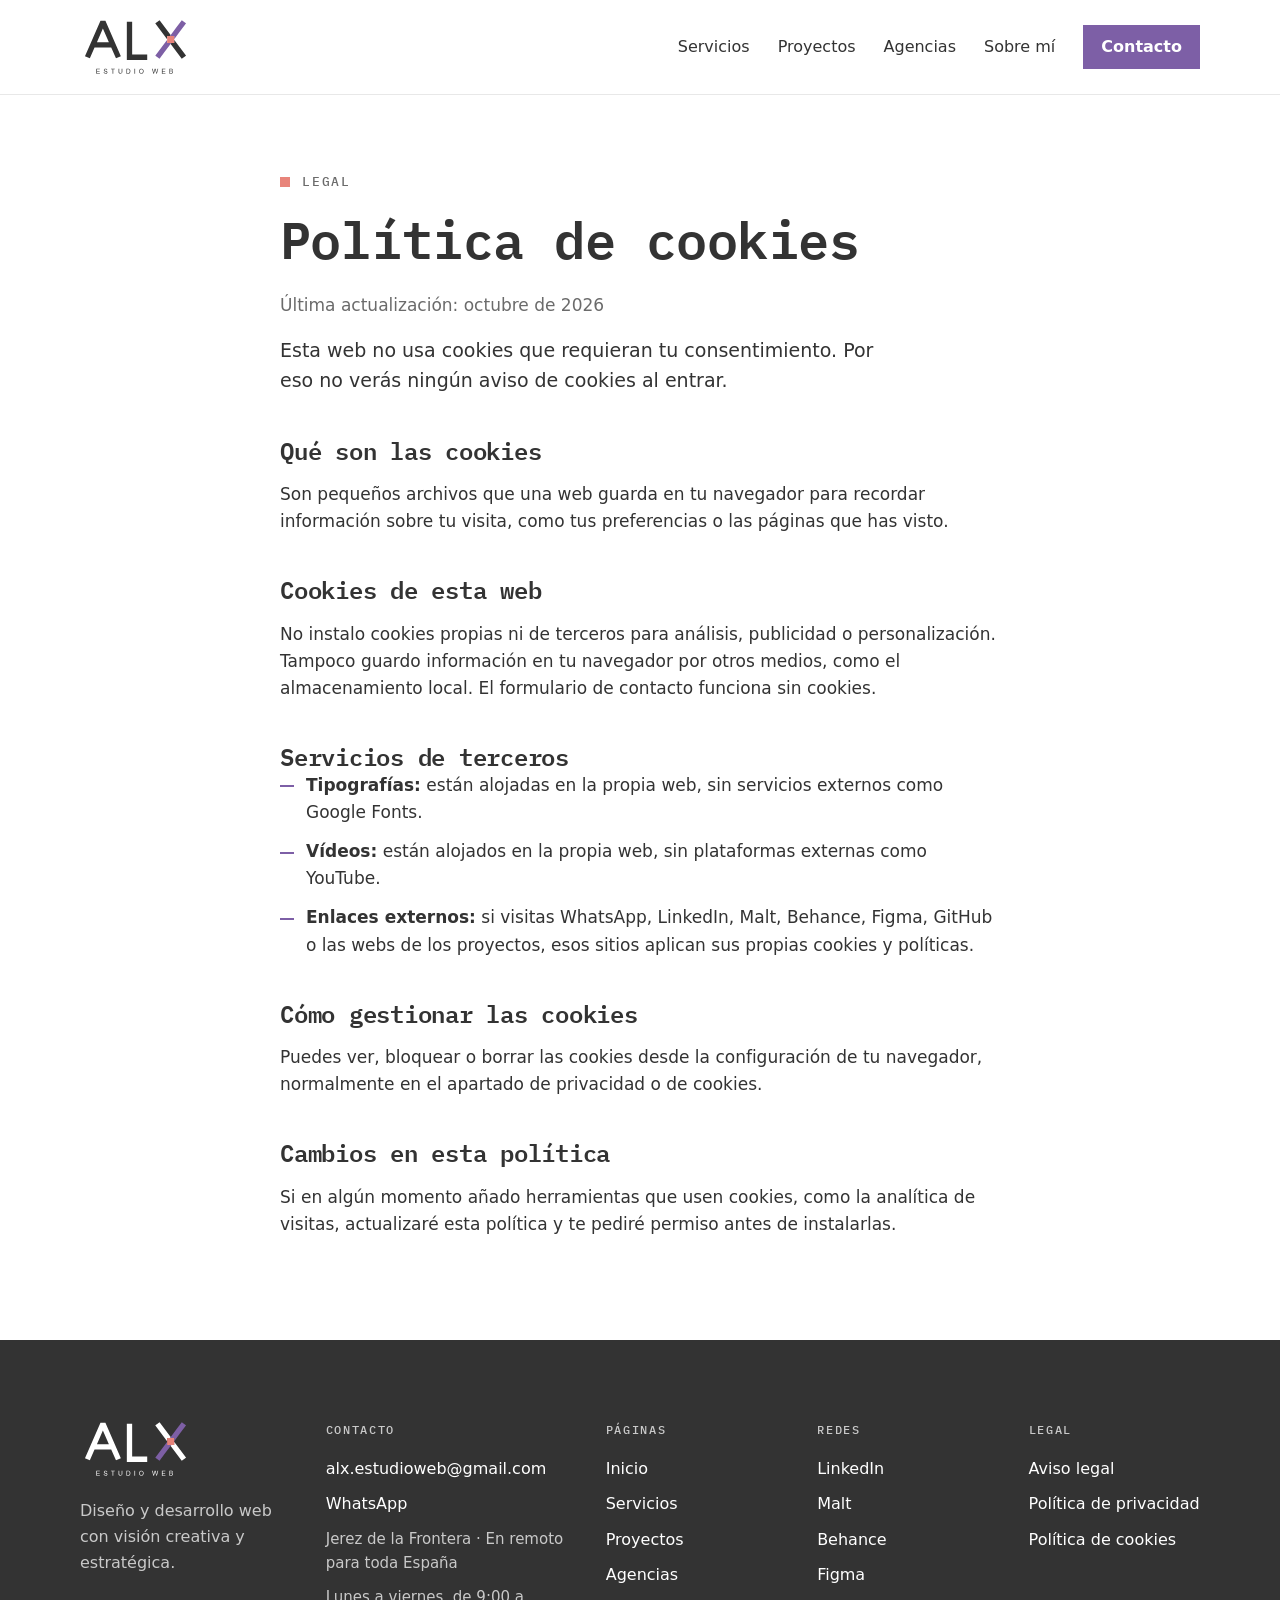
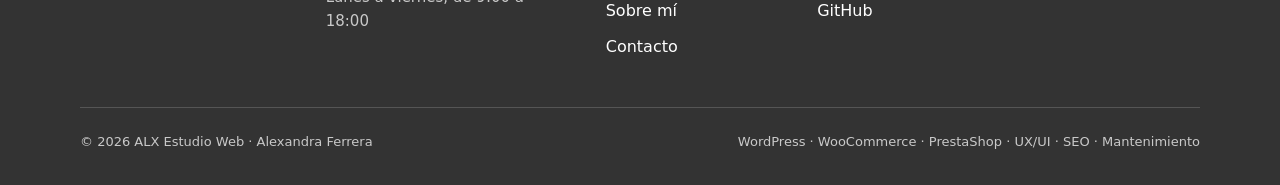
<file: cookies.html>
<!doctype html>
<html lang="es">
<head>
  <meta charset="utf-8">
  <meta name="viewport" content="width=device-width, initial-scale=1">
  <title>Política de cookies · ALX Estudio Web</title>
  <meta name="description" content="Qué cookies usa la web de ALX Estudio Web: ninguna que requiera tu consentimiento.">
  <link rel="canonical" href="https://alx-estudioweb.netlify.app/cookies">
  <link rel="icon" href="favicon.svg" type="image/svg+xml">
  <link rel="apple-touch-icon" href="img/marca/apple-touch-icon.png">
  <meta name="theme-color" content="#ffffff">
  <link rel="stylesheet" href="css/styles.css">
  <script src="js/main.js" defer></script>
</head>
<body>
<a class="skip-link" href="#contenido">Saltar al contenido</a>

<header class="site-header" id="arriba">
  <div class="container site-header__inner">
    <a class="site-header__logo" href="index.html" aria-label="ALX Estudio Web, inicio">
      <img src="img/marca/logo-alx.svg" alt="ALX Estudio Web" width="1636" height="854">
    </a>
    <nav class="nav" aria-label="Principal">
      <a href="servicios.html">Servicios</a>
      <a href="proyectos.html">Proyectos</a>
      <a href="agencias.html">Agencias</a>
      <a href="sobre-mi.html">Sobre mí</a>
      <a href="contacto.html" class="btn btn--primary btn--small">Contacto</a>
    </nav>
  </div>
</header>

<main id="contenido">
  <article class="container legal stack">
    <p class="eyebrow">Legal</p>
    <h1>Política de cookies</h1>
    <p class="muted">Última actualización: octubre de 2026</p>
    <p class="lead">Esta web no usa cookies que requieran tu consentimiento. Por eso no verás ningún aviso de cookies al entrar.</p>

    <h2>Qué son las cookies</h2>
    <p>Son pequeños archivos que una web guarda en tu navegador para recordar información sobre tu visita, como tus preferencias o las páginas que has visto.</p>

    <h2>Cookies de esta web</h2>
    <p>No instalo cookies propias ni de terceros para análisis, publicidad o personalización. Tampoco guardo información en tu navegador por otros medios, como el almacenamiento local. El formulario de contacto funciona sin cookies.</p>

    <h2>Servicios de terceros</h2>
    <ul class="list">
      <li><span><strong>Tipografías:</strong> están alojadas en la propia web, sin servicios externos como Google Fonts.</span></li>
      <li><span><strong>Vídeos:</strong> están alojados en la propia web, sin plataformas externas como YouTube.</span></li>
      <li><span><strong>Enlaces externos:</strong> si visitas WhatsApp, LinkedIn, Malt, Behance, Figma, GitHub o las webs de los proyectos, esos sitios aplican sus propias cookies y políticas.</span></li>
    </ul>

    <h2>Cómo gestionar las cookies</h2>
    <p>Puedes ver, bloquear o borrar las cookies desde la configuración de tu navegador, normalmente en el apartado de privacidad o de cookies.</p>

    <h2>Cambios en esta política</h2>
    <p>Si en algún momento añado herramientas que usen cookies, como la analítica de visitas, actualizaré esta política y te pediré permiso antes de instalarlas.</p>
  </article>
</main>

<footer class="site-footer">
  <div class="container">
    <div class="site-footer__grid">
      <div class="site-footer__brand">
        <img class="site-footer__logo" src="img/marca/logo-alx-blanco.svg" alt="ALX Estudio Web" width="1636" height="854">
        <p class="site-footer__tagline">Diseño y desarrollo web con visión creativa y estratégica.</p>
      </div>

      <div class="site-footer__contact">
        <p class="site-footer__title">Contacto</p>
        <ul class="site-footer__list">
          <li><a href="mailto:alx.estudioweb@gmail.com">alx.estudioweb@gmail.com</a></li>
          <li><a href="https://wa.me/34658999878?text=Hola%2C%20Alexandra.%20Te%20escribo%20desde%20tu%20web." target="_blank" rel="noopener">WhatsApp</a></li>
          <li class="site-footer__note">Jerez de la Frontera · En remoto para toda España</li>
          <li class="site-footer__note">Lunes a viernes, de 9:00 a 18:00</li>
        </ul>
      </div>

      <div>
        <p class="site-footer__title">Páginas</p>
        <ul class="site-footer__list">
          <li><a href="index.html">Inicio</a></li>
          <li><a href="servicios.html">Servicios</a></li>
          <li><a href="proyectos.html">Proyectos</a></li>
          <li><a href="agencias.html">Agencias</a></li>
          <li><a href="sobre-mi.html">Sobre mí</a></li>
          <li><a href="contacto.html">Contacto</a></li>
        </ul>
      </div>

      <div>
        <p class="site-footer__title">Redes</p>
        <ul class="site-footer__list">
          <li><a href="https://www.linkedin.com/in/alexandra-ferrera-arenas/" target="_blank" rel="noopener">LinkedIn</a></li>
          <li><a href="https://www.malt.es/profile/alexandraferrera" target="_blank" rel="noopener">Malt</a></li>
          <li><a href="https://www.behance.net/alexandra-ferrera" target="_blank" rel="noopener">Behance</a></li>
          <li><a href="https://www.figma.com/@alexandraferrer" target="_blank" rel="noopener">Figma</a></li>
          <li><a href="https://github.com/iSaan86" target="_blank" rel="noopener">GitHub</a></li>
        </ul>
      </div>

      <div>
        <p class="site-footer__title">Legal</p>
        <ul class="site-footer__list">
          <li><a href="aviso-legal.html">Aviso legal</a></li>
          <li><a href="privacidad.html">Política de privacidad</a></li>
          <li><a href="cookies.html">Política de cookies</a></li>
        </ul>
      </div>
    </div>

    <div class="site-footer__bottom">
      <span>© 2026 ALX Estudio Web · Alexandra Ferrera</span>
      <span>WordPress · WooCommerce · PrestaShop · UX/UI · SEO · Mantenimiento</span>
    </div>
  </div>
</footer>
<a class="to-top" href="#arriba" aria-label="Volver arriba">↑</a>
</body>
</html>
</file>
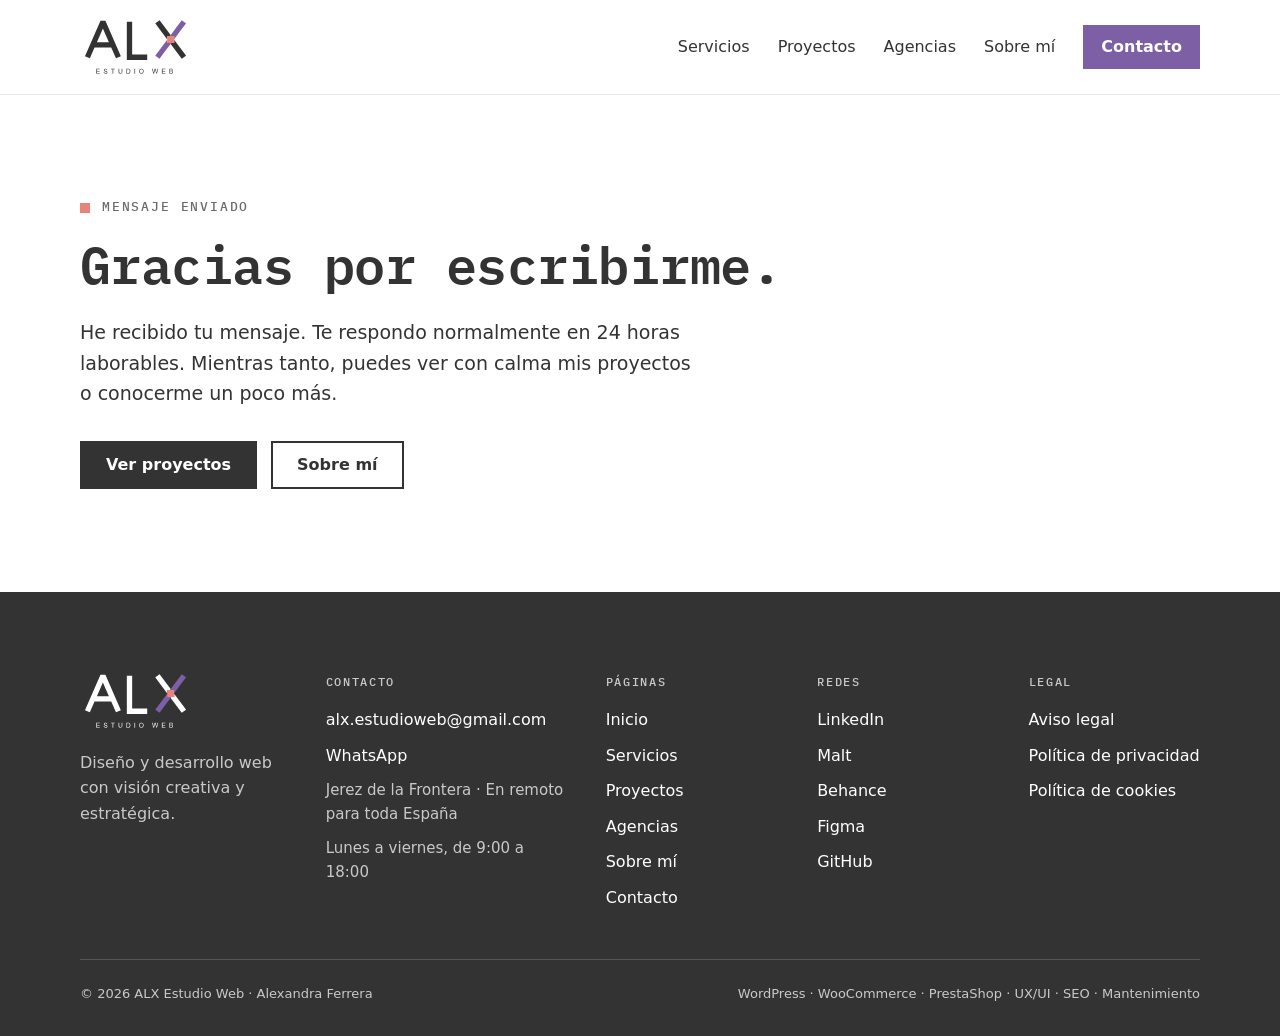
<file: gracias.html>
<!doctype html>
<html lang="es">
<head>
  <meta charset="utf-8">
  <meta name="viewport" content="width=device-width, initial-scale=1">
  <title>Gracias · ALX Estudio Web</title>
  <meta name="description" content="Mensaje enviado correctamente.">
  <meta name="robots" content="noindex">
  <link rel="icon" href="favicon.svg" type="image/svg+xml">
  <link rel="apple-touch-icon" href="img/marca/apple-touch-icon.png">
  <meta name="theme-color" content="#ffffff">
  <link rel="stylesheet" href="css/styles.css">
  <script src="js/main.js" defer></script>
</head>
<body>
<a class="skip-link" href="#contenido">Saltar al contenido</a>

<header class="site-header" id="arriba">
  <div class="container site-header__inner">
    <a class="site-header__logo" href="index.html" aria-label="ALX Estudio Web, inicio">
      <img src="img/marca/logo-alx.svg" alt="ALX Estudio Web" width="1636" height="854">
    </a>
    <nav class="nav" aria-label="Principal">
      <a href="servicios.html">Servicios</a>
      <a href="proyectos.html">Proyectos</a>
      <a href="agencias.html">Agencias</a>
      <a href="sobre-mi.html">Sobre mí</a>
      <a href="contacto.html" class="btn btn--primary btn--small">Contacto</a>
    </nav>
  </div>
</header>

<main id="contenido">
<section class="section container">
    <p class="eyebrow">Mensaje enviado</p>
    <h1>Gracias por escribirme.</h1>
    <p class="lead">He recibido tu mensaje. Te respondo normalmente en 24 horas laborables. Mientras tanto, puedes ver con calma mis proyectos o conocerme un poco más.</p>
    <div class="btn-group">
      <a href="proyectos.html" class="btn btn--primary">Ver proyectos</a>
      <a href="sobre-mi.html" class="btn btn--outline">Sobre mí</a>
    </div>
  </section>
</main>

<footer class="site-footer">
  <div class="container">
    <div class="site-footer__grid">
      <div class="site-footer__brand">
        <img class="site-footer__logo" src="img/marca/logo-alx-blanco.svg" alt="ALX Estudio Web" width="1636" height="854">
        <p class="site-footer__tagline">Diseño y desarrollo web con visión creativa y estratégica.</p>
      </div>

      <div class="site-footer__contact">
        <p class="site-footer__title">Contacto</p>
        <ul class="site-footer__list">
          <li><a href="mailto:alx.estudioweb@gmail.com">alx.estudioweb@gmail.com</a></li>
          <li><a href="https://wa.me/34658999878?text=Hola%2C%20Alexandra.%20Te%20escribo%20desde%20tu%20web." target="_blank" rel="noopener">WhatsApp</a></li>
          <li class="site-footer__note">Jerez de la Frontera · En remoto para toda España</li>
          <li class="site-footer__note">Lunes a viernes, de 9:00 a 18:00</li>
        </ul>
      </div>

      <div>
        <p class="site-footer__title">Páginas</p>
        <ul class="site-footer__list">
          <li><a href="index.html">Inicio</a></li>
          <li><a href="servicios.html">Servicios</a></li>
          <li><a href="proyectos.html">Proyectos</a></li>
          <li><a href="agencias.html">Agencias</a></li>
          <li><a href="sobre-mi.html">Sobre mí</a></li>
          <li><a href="contacto.html">Contacto</a></li>
        </ul>
      </div>

      <div>
        <p class="site-footer__title">Redes</p>
        <ul class="site-footer__list">
          <li><a href="https://www.linkedin.com/in/alexandra-ferrera-arenas/" target="_blank" rel="noopener">LinkedIn</a></li>
          <li><a href="https://www.malt.es/profile/alexandraferrera" target="_blank" rel="noopener">Malt</a></li>
          <li><a href="https://www.behance.net/alexandra-ferrera" target="_blank" rel="noopener">Behance</a></li>
          <li><a href="https://www.figma.com/@alexandraferrer" target="_blank" rel="noopener">Figma</a></li>
          <li><a href="https://github.com/iSaan86" target="_blank" rel="noopener">GitHub</a></li>
        </ul>
      </div>

      <div>
        <p class="site-footer__title">Legal</p>
        <ul class="site-footer__list">
          <li><a href="aviso-legal.html">Aviso legal</a></li>
          <li><a href="privacidad.html">Política de privacidad</a></li>
          <li><a href="cookies.html">Política de cookies</a></li>
        </ul>
      </div>
    </div>

    <div class="site-footer__bottom">
      <span>© 2026 ALX Estudio Web · Alexandra Ferrera</span>
      <span>WordPress · WooCommerce · PrestaShop · UX/UI · SEO · Mantenimiento</span>
    </div>
  </div>
</footer>
<a class="to-top" href="#arriba" aria-label="Volver arriba">↑</a>
</body>
</html>
</file>
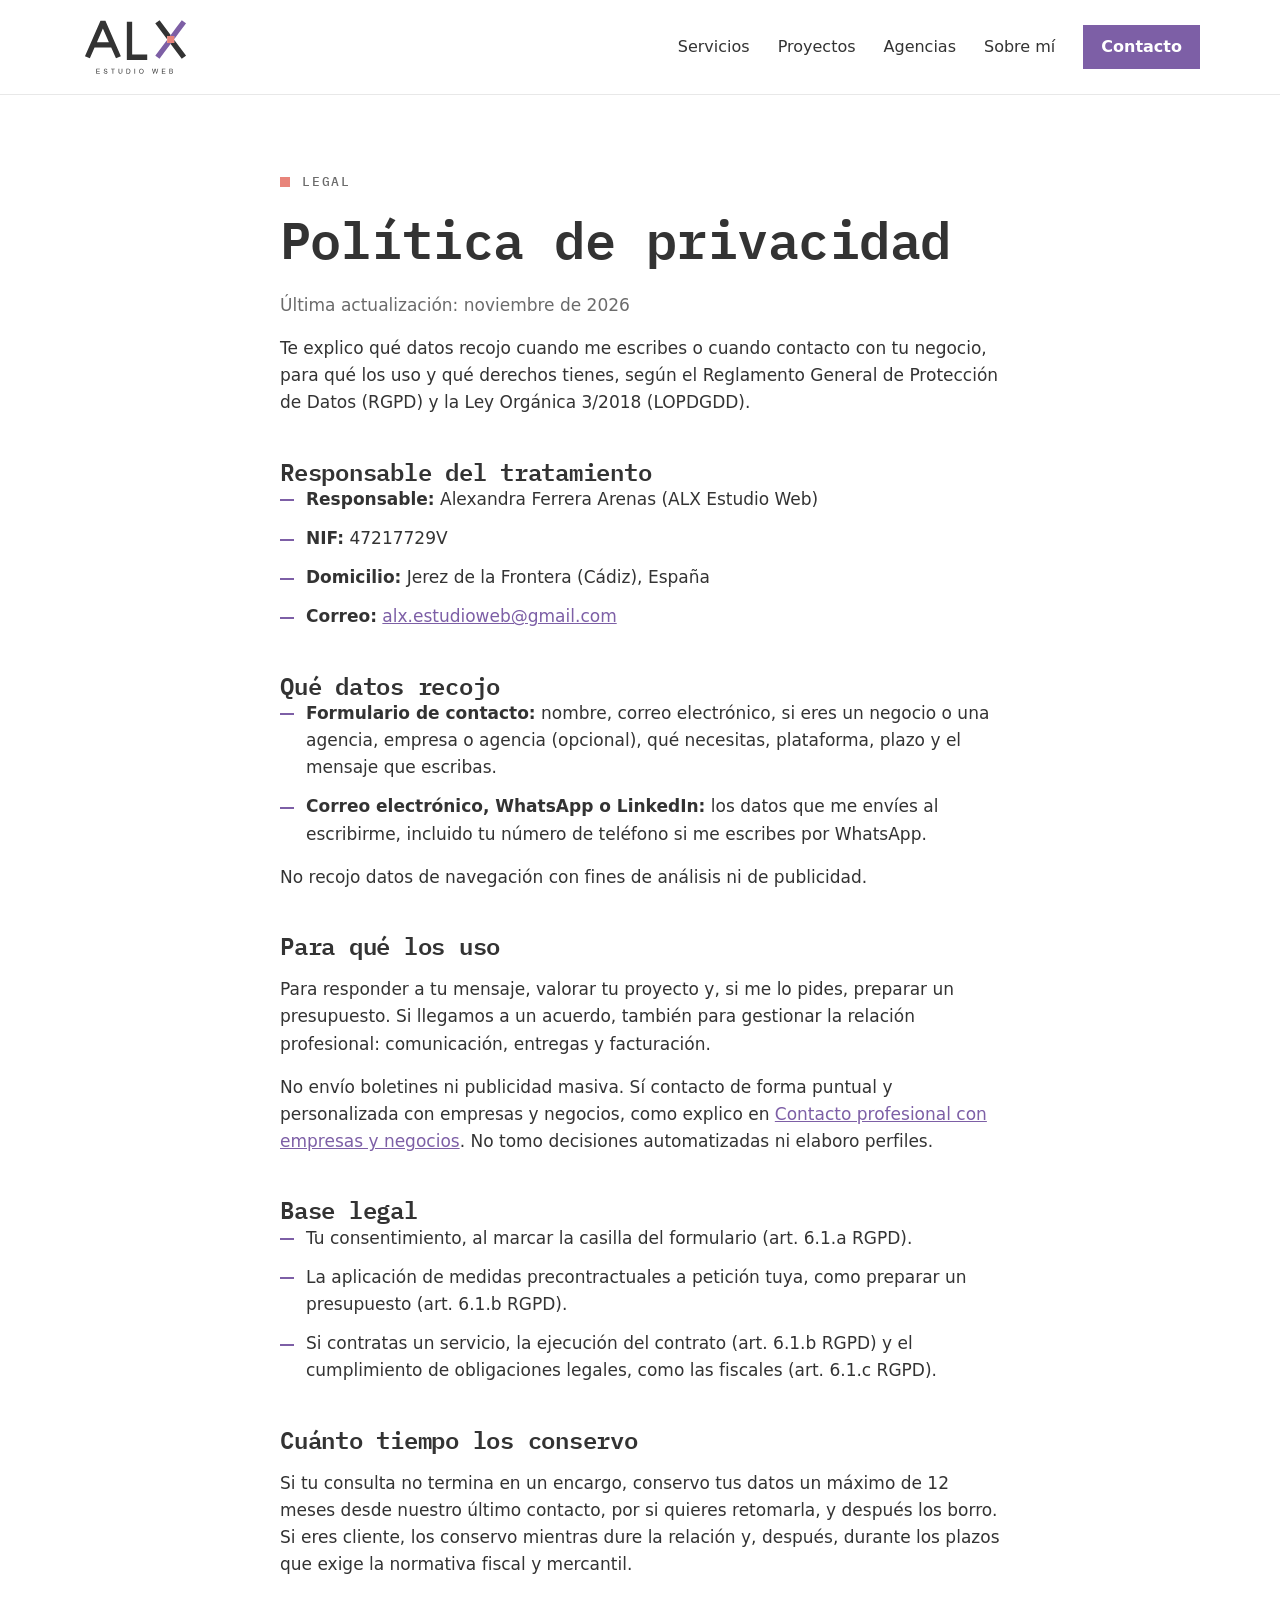
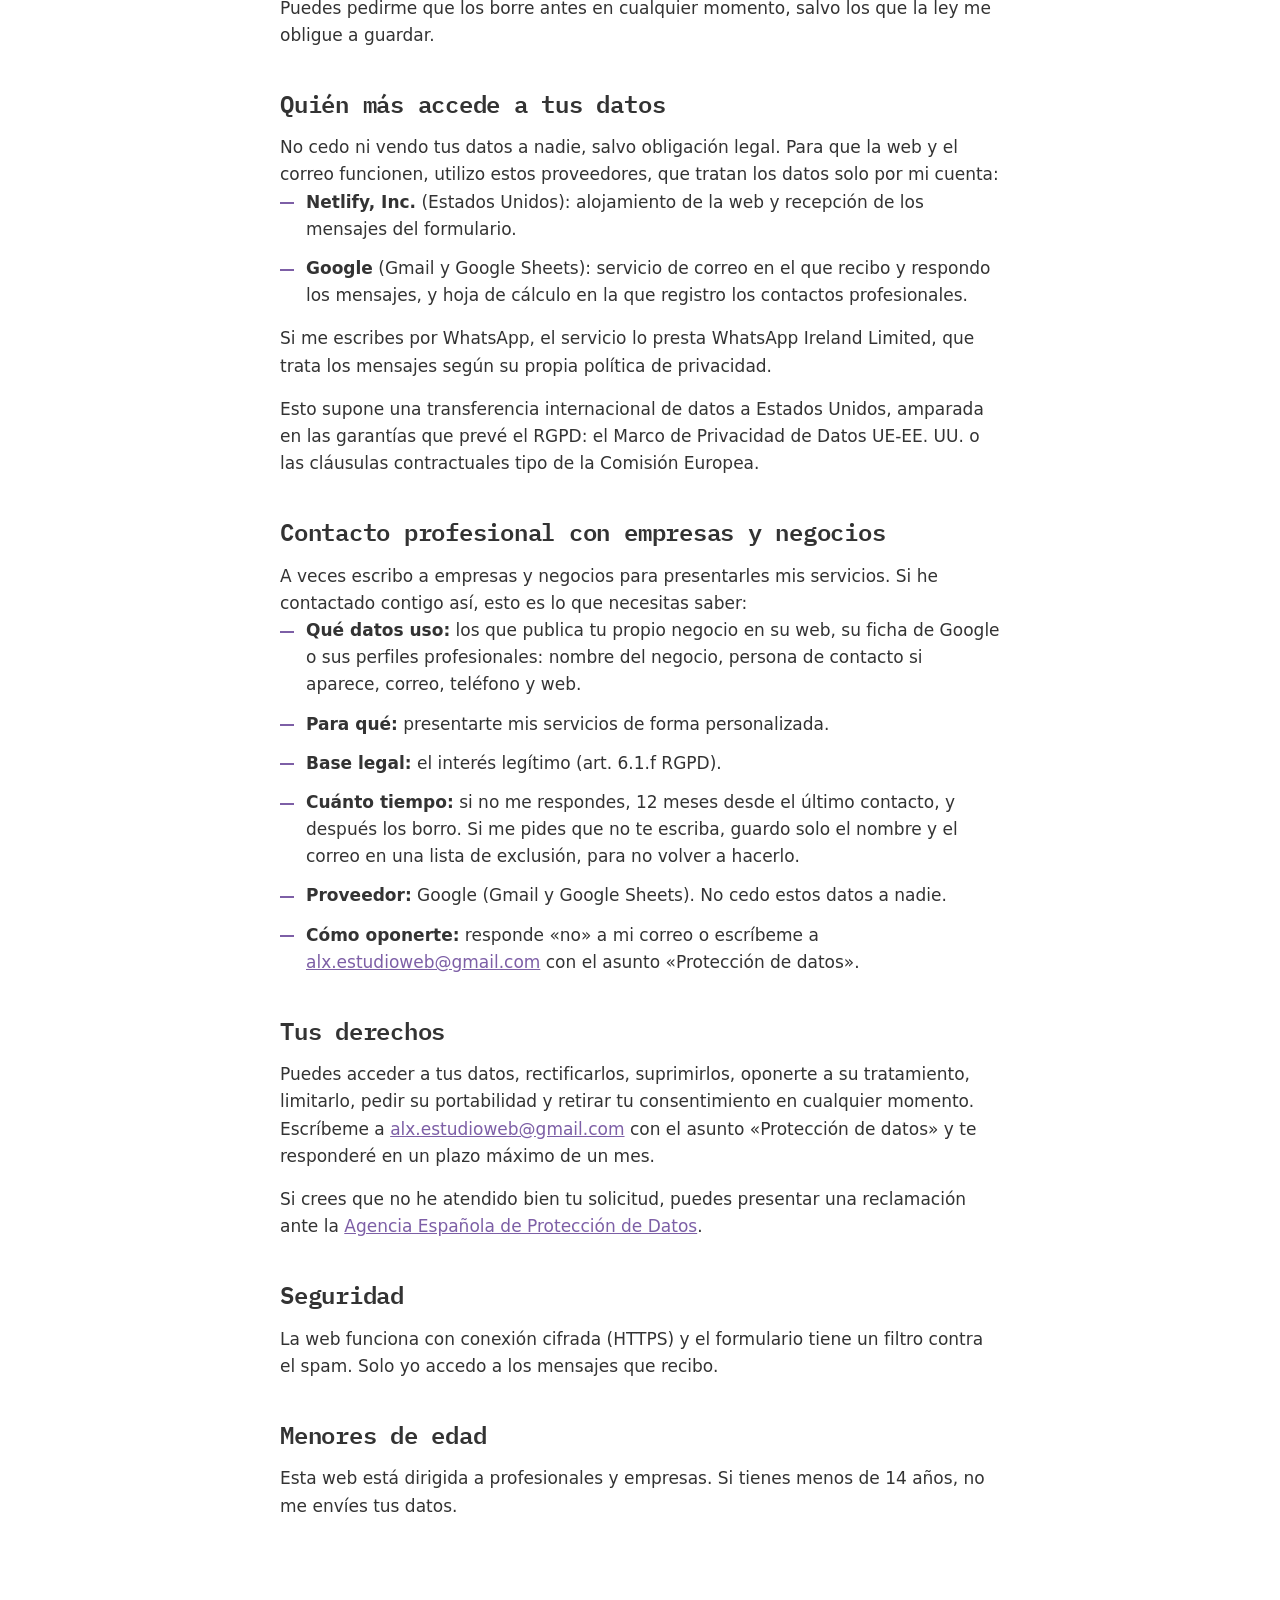
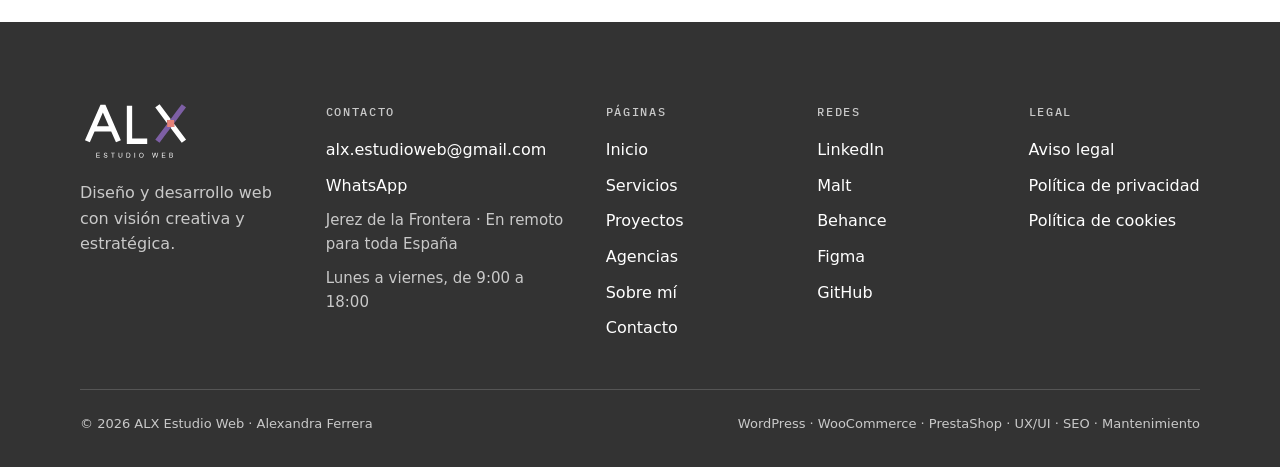
<file: privacidad.html>
<!doctype html>
<html lang="es">
<head>
  <meta charset="utf-8">
  <meta name="viewport" content="width=device-width, initial-scale=1">
  <title>Política de privacidad · ALX Estudio Web</title>
  <meta name="description" content="Qué datos personales recoge ALX Estudio Web, para qué los usa y cómo ejercer tus derechos.">
  <link rel="canonical" href="https://alx-estudioweb.netlify.app/privacidad">
  <link rel="icon" href="favicon.svg" type="image/svg+xml">
  <link rel="apple-touch-icon" href="img/marca/apple-touch-icon.png">
  <meta name="theme-color" content="#ffffff">
  <link rel="stylesheet" href="css/styles.css">
  <script src="js/main.js" defer></script>
</head>
<body>
<a class="skip-link" href="#contenido">Saltar al contenido</a>

<header class="site-header" id="arriba">
  <div class="container site-header__inner">
    <a class="site-header__logo" href="index.html" aria-label="ALX Estudio Web, inicio">
      <img src="img/marca/logo-alx.svg" alt="ALX Estudio Web" width="1636" height="854">
    </a>
    <nav class="nav" aria-label="Principal">
      <a href="servicios.html">Servicios</a>
      <a href="proyectos.html">Proyectos</a>
      <a href="agencias.html">Agencias</a>
      <a href="sobre-mi.html">Sobre mí</a>
      <a href="contacto.html" class="btn btn--primary btn--small">Contacto</a>
    </nav>
  </div>
</header>

<main id="contenido">
  <article class="container legal stack">
    <p class="eyebrow">Legal</p>
    <h1>Política de privacidad</h1>
    <p class="muted">Última actualización: noviembre de 2026</p>
    <p>Te explico qué datos recojo cuando me escribes o cuando contacto con tu negocio, para qué los uso y qué derechos tienes, según el Reglamento General de Protección de Datos (RGPD) y la Ley Orgánica 3/2018 (LOPDGDD).</p>

    <h2>Responsable del tratamiento</h2>
    <ul class="list">
      <li><span><strong>Responsable:</strong> Alexandra Ferrera Arenas (ALX Estudio Web)</span></li>
      <li><span><strong>NIF:</strong> 47217729V</span></li>
      <!-- La LSSI pide el domicilio completo: valorar una dirección profesional si no se quiere publicar la particular -->
      <li><span><strong>Domicilio:</strong> Jerez de la Frontera (Cádiz), España</span></li>
      <li><span><strong>Correo:</strong> <a href="mailto:alx.estudioweb@gmail.com">alx.estudioweb@gmail.com</a></span></li>
    </ul>

    <h2>Qué datos recojo</h2>
    <!-- PENDIENTE: actualizar la lista si cambian los campos del formulario -->
    <ul class="list">
      <li><span><strong>Formulario de contacto:</strong> nombre, correo electrónico, si eres un negocio o una agencia, empresa o agencia (opcional), qué necesitas, plataforma, plazo y el mensaje que escribas.</span></li>
      <li><span><strong>Correo electrónico, WhatsApp o LinkedIn:</strong> los datos que me envíes al escribirme, incluido tu número de teléfono si me escribes por WhatsApp.</span></li>
    </ul>
    <p>No recojo datos de navegación con fines de análisis ni de publicidad.</p>

    <h2>Para qué los uso</h2>
    <p>Para responder a tu mensaje, valorar tu proyecto y, si me lo pides, preparar un presupuesto. Si llegamos a un acuerdo, también para gestionar la relación profesional: comunicación, entregas y facturación.</p>
    <p>No envío boletines ni publicidad masiva. Sí contacto de forma puntual y personalizada con empresas y negocios, como explico en <a href="#contacto-profesional">Contacto profesional con empresas y negocios</a>. No tomo decisiones automatizadas ni elaboro perfiles.</p>

    <h2>Base legal</h2>
    <ul class="list">
      <li><span>Tu consentimiento, al marcar la casilla del formulario (art. 6.1.a RGPD).</span></li>
      <li><span>La aplicación de medidas precontractuales a petición tuya, como preparar un presupuesto (art. 6.1.b RGPD).</span></li>
      <li><span>Si contratas un servicio, la ejecución del contrato (art. 6.1.b RGPD) y el cumplimiento de obligaciones legales, como las fiscales (art. 6.1.c RGPD).</span></li>
    </ul>

    <h2>Cuánto tiempo los conservo</h2>
    <p>Si tu consulta no termina en un encargo, conservo tus datos un máximo de 12 meses desde nuestro último contacto, por si quieres retomarla, y después los borro. Si eres cliente, los conservo mientras dure la relación y, después, durante los plazos que exige la normativa fiscal y mercantil.</p>
    <p>Puedes pedirme que los borre antes en cualquier momento, salvo los que la ley me obligue a guardar.</p>

    <h2>Quién más accede a tus datos</h2>
    <p>No cedo ni vendo tus datos a nadie, salvo obligación legal. Para que la web y el correo funcionen, utilizo estos proveedores, que tratan los datos solo por mi cuenta:</p>
    <ul class="list">
      <li><span><strong>Netlify, Inc.</strong> (Estados Unidos): alojamiento de la web y recepción de los mensajes del formulario.</span></li>
      <li><span><strong>Google</strong> (Gmail y Google Sheets): servicio de correo en el que recibo y respondo los mensajes, y hoja de cálculo en la que registro los contactos profesionales.</span></li>
    </ul>
    <p>Si me escribes por WhatsApp, el servicio lo presta WhatsApp Ireland Limited, que trata los mensajes según su propia política de privacidad.</p>
    <!-- PENDIENTE: confirmar en las condiciones de Netlify y Google qué garantía aplica a cada cuenta -->
    <p>Esto supone una transferencia internacional de datos a Estados Unidos, amparada en las garantías que prevé el RGPD: el Marco de Privacidad de Datos UE-EE. UU. o las cláusulas contractuales tipo de la Comisión Europea.</p>

    <h2 id="contacto-profesional">Contacto profesional con empresas y negocios</h2>
    <p>A veces escribo a empresas y negocios para presentarles mis servicios. Si he contactado contigo así, esto es lo que necesitas saber:</p>
    <ul class="list">
      <li><span><strong>Qué datos uso:</strong> los que publica tu propio negocio en su web, su ficha de Google o sus perfiles profesionales: nombre del negocio, persona de contacto si aparece, correo, teléfono y web.</span></li>
      <li><span><strong>Para qué:</strong> presentarte mis servicios de forma personalizada.</span></li>
      <li><span><strong>Base legal:</strong> el interés legítimo (art. 6.1.f RGPD).</span></li>
      <li><span><strong>Cuánto tiempo:</strong> si no me respondes, 12 meses desde el último contacto, y después los borro. Si me pides que no te escriba, guardo solo el nombre y el correo en una lista de exclusión, para no volver a hacerlo.</span></li>
      <li><span><strong>Proveedor:</strong> Google (Gmail y Google Sheets). No cedo estos datos a nadie.</span></li>
      <li><span><strong>Cómo oponerte:</strong> responde «no» a mi correo o escríbeme a <a href="mailto:alx.estudioweb@gmail.com">alx.estudioweb@gmail.com</a> con el asunto «Protección de datos».</span></li>
    </ul>

    <h2>Tus derechos</h2>
    <p>Puedes acceder a tus datos, rectificarlos, suprimirlos, oponerte a su tratamiento, limitarlo, pedir su portabilidad y retirar tu consentimiento en cualquier momento. Escríbeme a <a href="mailto:alx.estudioweb@gmail.com">alx.estudioweb@gmail.com</a> con el asunto «Protección de datos» y te responderé en un plazo máximo de un mes.</p>
    <p>Si crees que no he atendido bien tu solicitud, puedes presentar una reclamación ante la <a href="https://www.aepd.es/" target="_blank" rel="noopener">Agencia Española de Protección de Datos</a>.</p>

    <h2>Seguridad</h2>
    <p>La web funciona con conexión cifrada (HTTPS) y el formulario tiene un filtro contra el spam. Solo yo accedo a los mensajes que recibo.</p>

    <h2>Menores de edad</h2>
    <p>Esta web está dirigida a profesionales y empresas. Si tienes menos de 14 años, no me envíes tus datos.</p>
  </article>
</main>

<footer class="site-footer">
  <div class="container">
    <div class="site-footer__grid">
      <div class="site-footer__brand">
        <img class="site-footer__logo" src="img/marca/logo-alx-blanco.svg" alt="ALX Estudio Web" width="1636" height="854">
        <p class="site-footer__tagline">Diseño y desarrollo web con visión creativa y estratégica.</p>
      </div>

      <div class="site-footer__contact">
        <p class="site-footer__title">Contacto</p>
        <ul class="site-footer__list">
          <li><a href="mailto:alx.estudioweb@gmail.com">alx.estudioweb@gmail.com</a></li>
          <li><a href="https://wa.me/34658999878?text=Hola%2C%20Alexandra.%20Te%20escribo%20desde%20tu%20web." target="_blank" rel="noopener">WhatsApp</a></li>
          <li class="site-footer__note">Jerez de la Frontera · En remoto para toda España</li>
          <li class="site-footer__note">Lunes a viernes, de 9:00 a 18:00</li>
        </ul>
      </div>

      <div>
        <p class="site-footer__title">Páginas</p>
        <ul class="site-footer__list">
          <li><a href="index.html">Inicio</a></li>
          <li><a href="servicios.html">Servicios</a></li>
          <li><a href="proyectos.html">Proyectos</a></li>
          <li><a href="agencias.html">Agencias</a></li>
          <li><a href="sobre-mi.html">Sobre mí</a></li>
          <li><a href="contacto.html">Contacto</a></li>
        </ul>
      </div>

      <div>
        <p class="site-footer__title">Redes</p>
        <ul class="site-footer__list">
          <li><a href="https://www.linkedin.com/in/alexandra-ferrera-arenas/" target="_blank" rel="noopener">LinkedIn</a></li>
          <li><a href="https://www.malt.es/profile/alexandraferrera" target="_blank" rel="noopener">Malt</a></li>
          <li><a href="https://www.behance.net/alexandra-ferrera" target="_blank" rel="noopener">Behance</a></li>
          <li><a href="https://www.figma.com/@alexandraferrer" target="_blank" rel="noopener">Figma</a></li>
          <li><a href="https://github.com/iSaan86" target="_blank" rel="noopener">GitHub</a></li>
        </ul>
      </div>

      <div>
        <p class="site-footer__title">Legal</p>
        <ul class="site-footer__list">
          <li><a href="aviso-legal.html">Aviso legal</a></li>
          <li><a href="privacidad.html">Política de privacidad</a></li>
          <li><a href="cookies.html">Política de cookies</a></li>
        </ul>
      </div>
    </div>

    <div class="site-footer__bottom">
      <span>© 2026 ALX Estudio Web · Alexandra Ferrera</span>
      <span>WordPress · WooCommerce · PrestaShop · UX/UI · SEO · Mantenimiento</span>
    </div>
  </div>
</footer>
<a class="to-top" href="#arriba" aria-label="Volver arriba">↑</a>
</body>
</html>
</file>
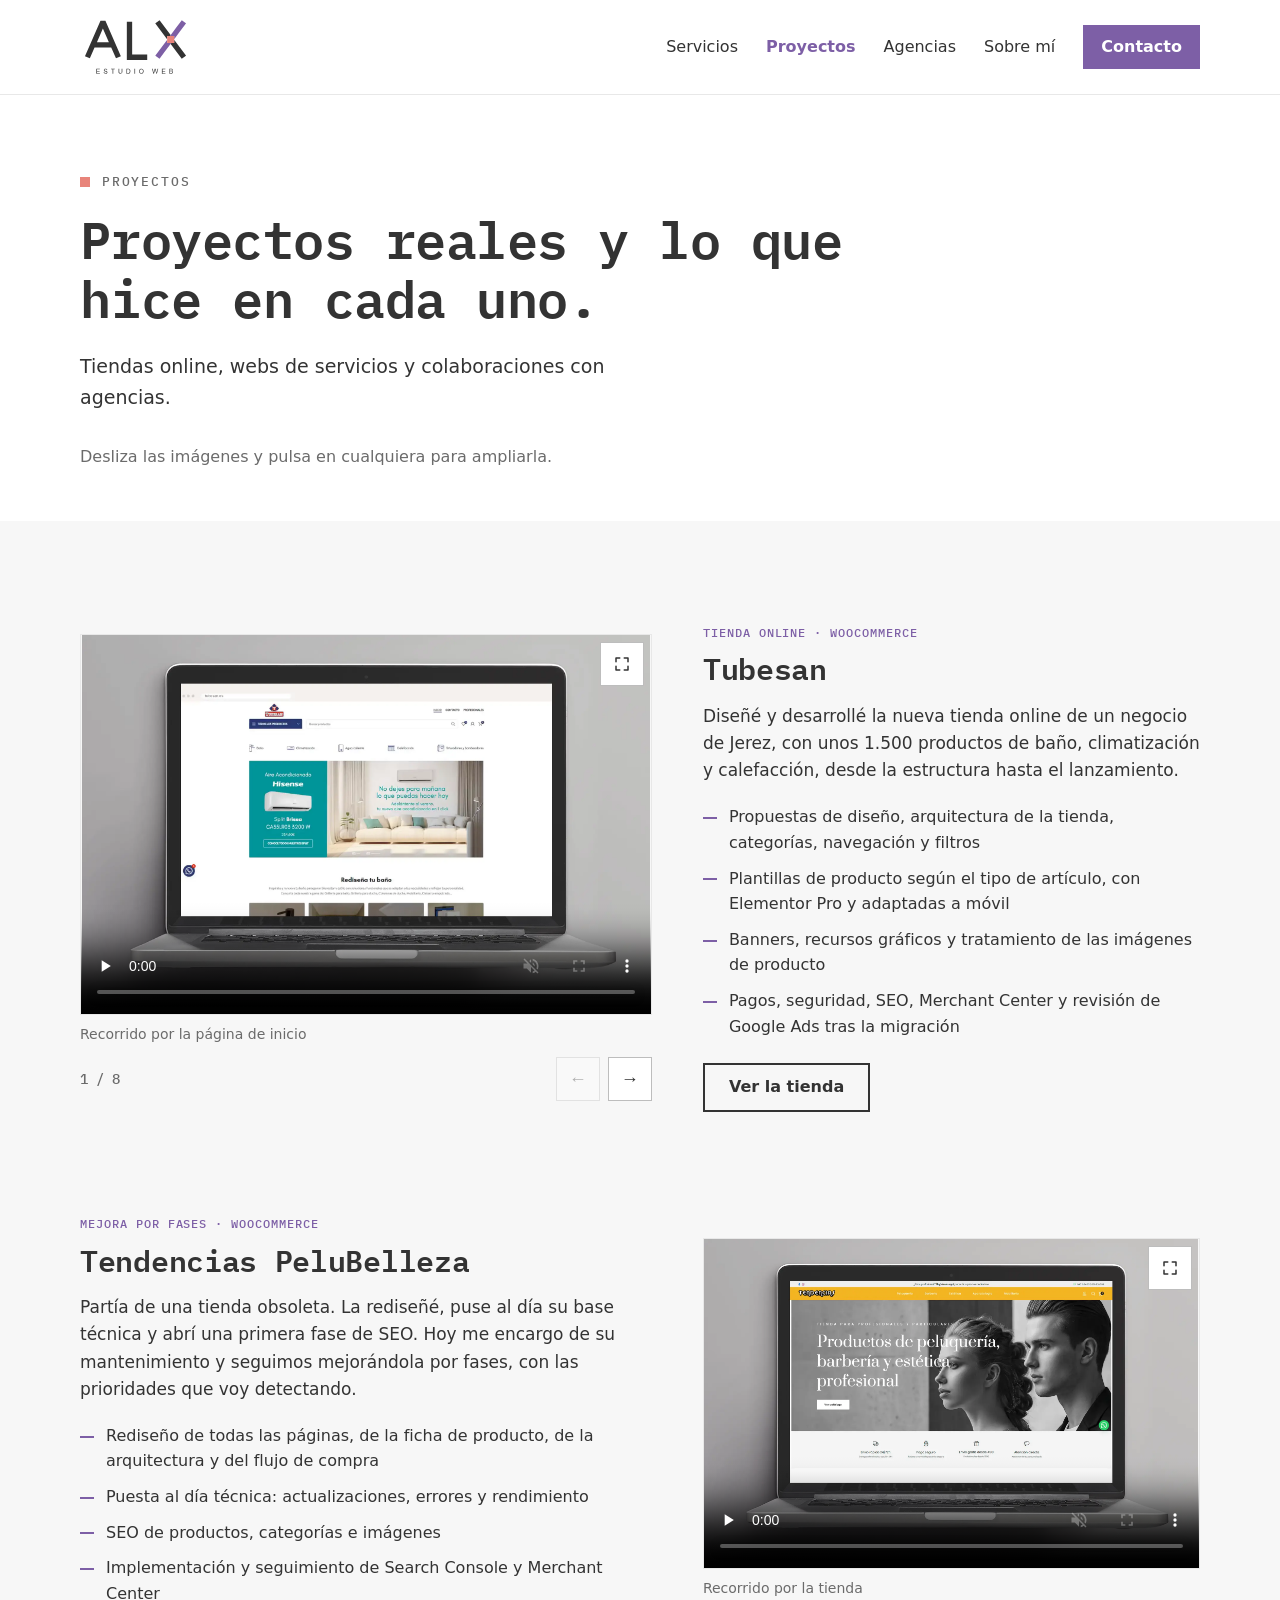
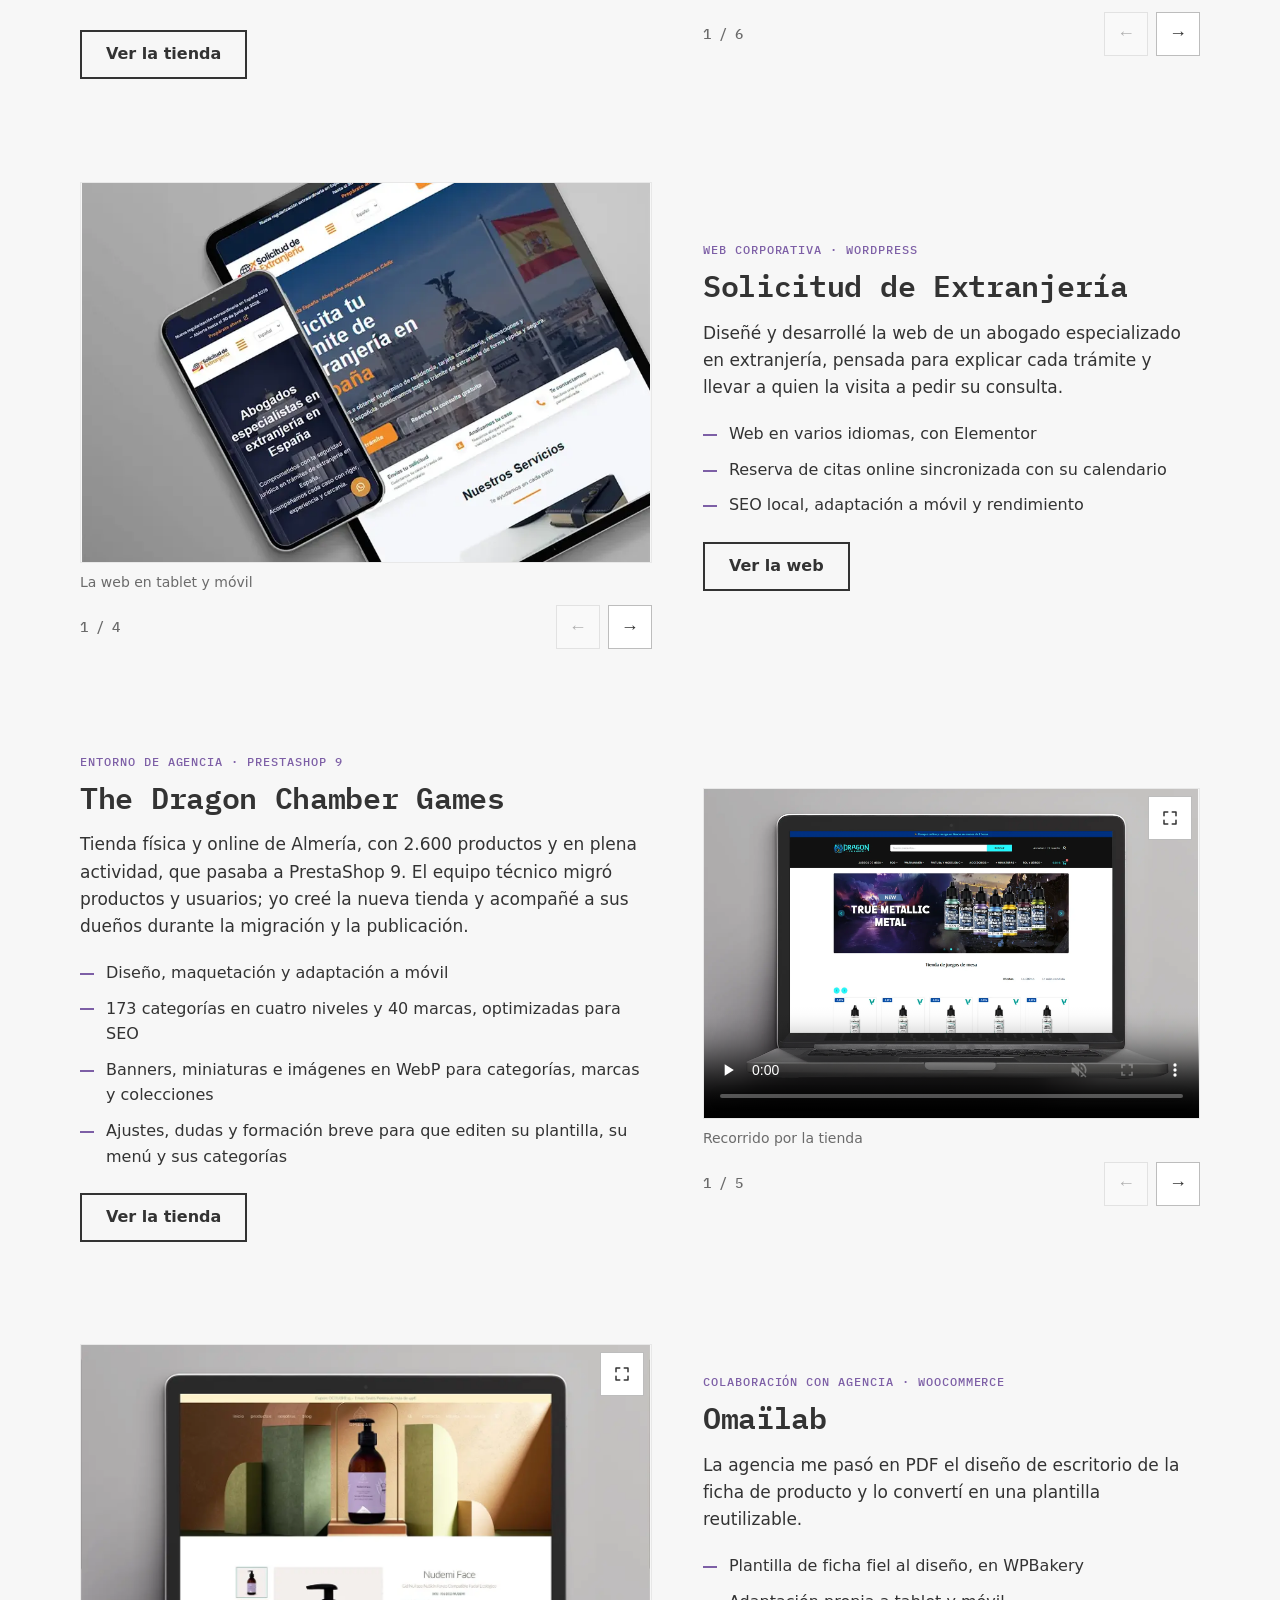
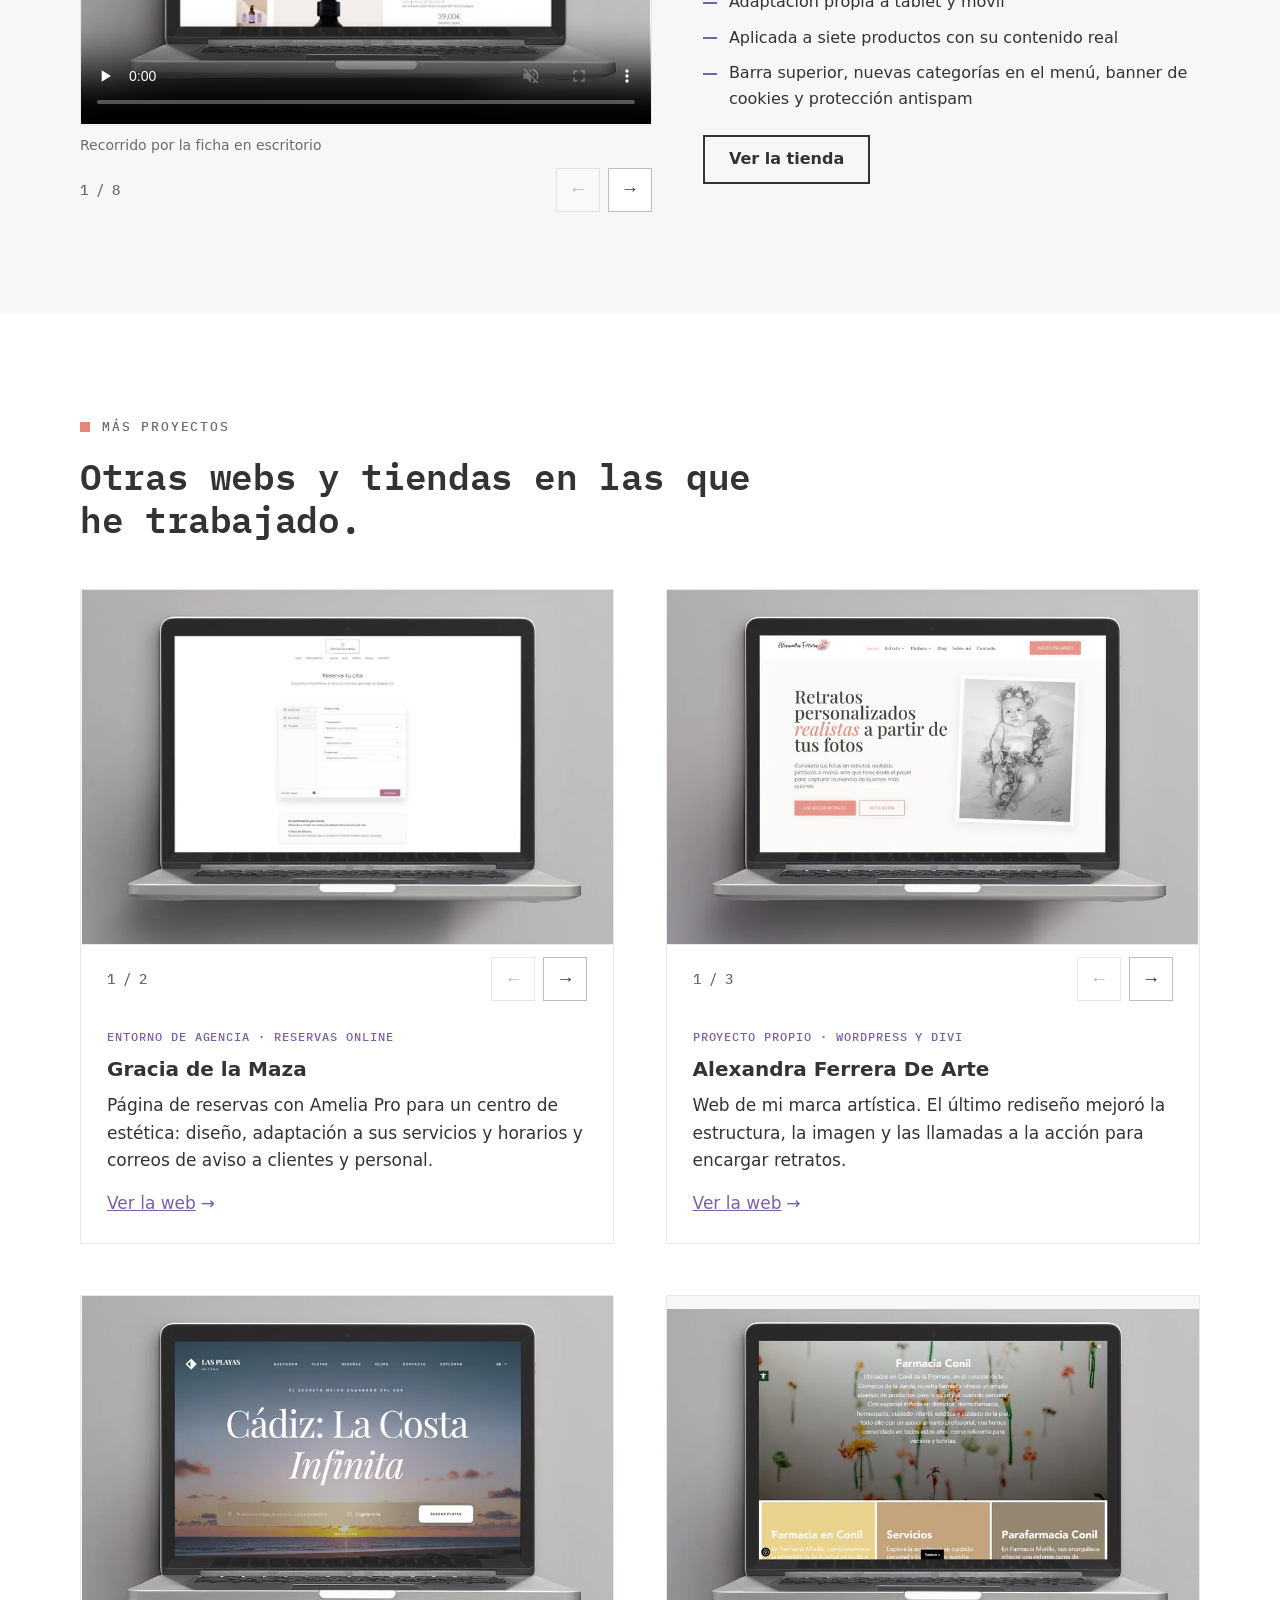
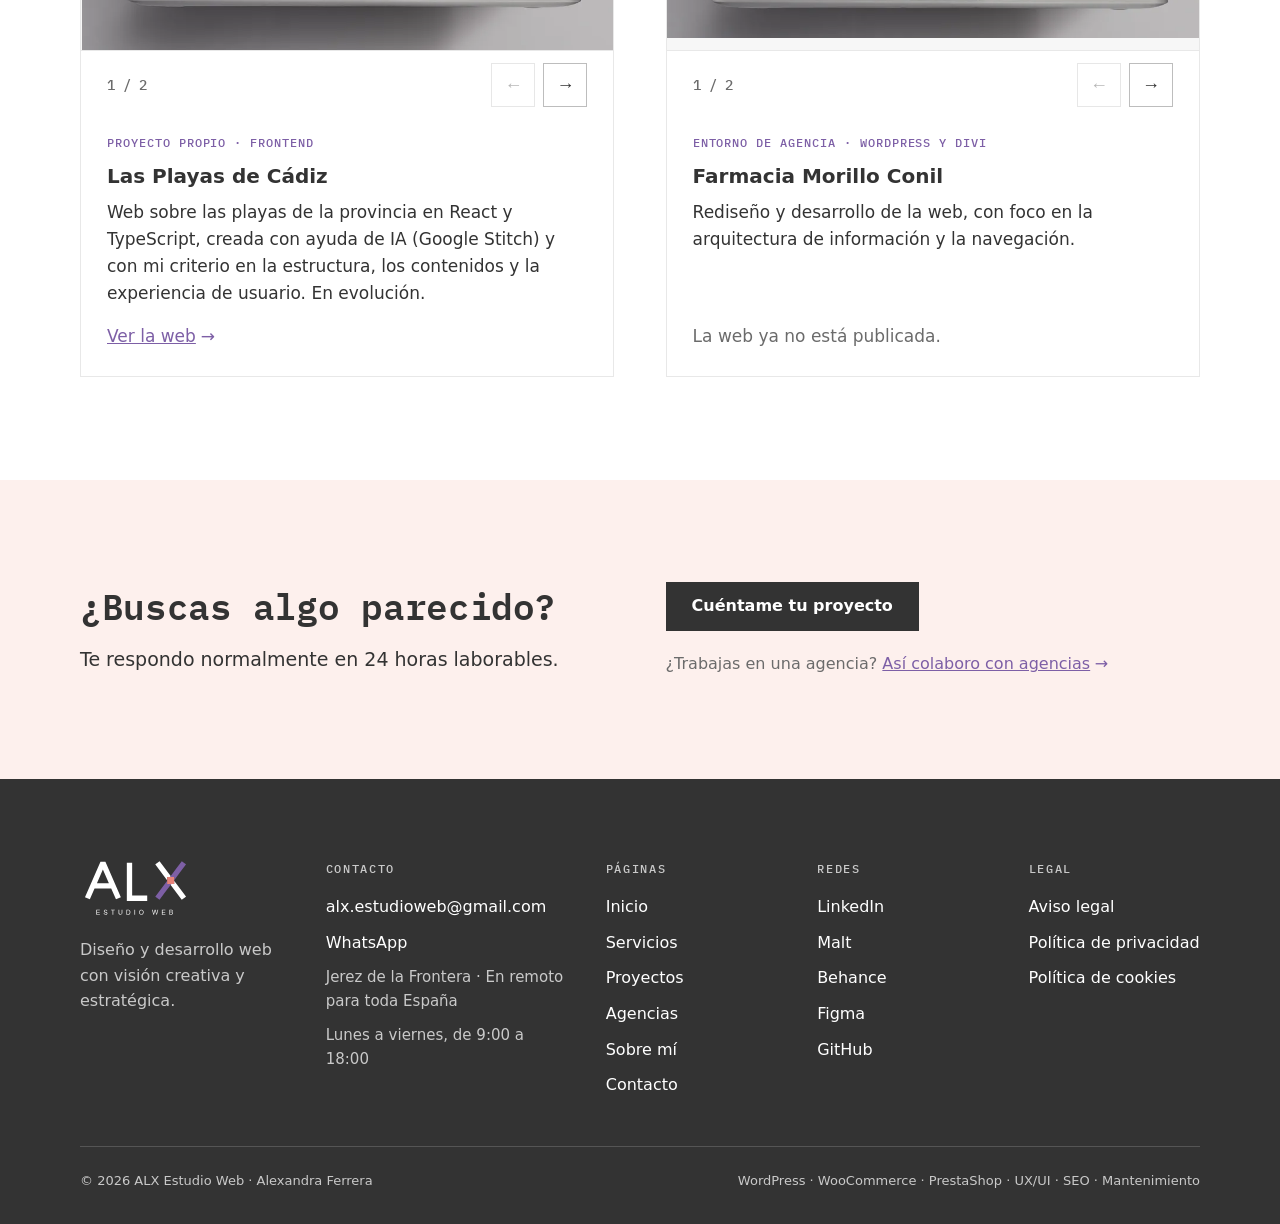
<file: proyectos.html>
<!doctype html>
<html lang="es">
<head>
  <meta charset="utf-8">
  <meta name="viewport" content="width=device-width, initial-scale=1">
  <title>Proyectos · ALX Estudio Web</title>
  <meta name="description" content="Proyectos reales de diseño y desarrollo web: tiendas online, webs de servicios y colaboraciones con agencias, con lo que hice en cada caso.">
  <meta property="og:type" content="website">
  <meta property="og:site_name" content="ALX Estudio Web">
  <meta property="og:locale" content="es_ES">
  <meta property="og:title" content="Proyectos · ALX Estudio Web">
  <meta property="og:description" content="Tiendas online, webs de servicios y colaboraciones con agencias, con lo que hice en cada caso.">
  <meta property="og:url" content="https://alx-estudioweb.netlify.app/proyectos">
  <meta property="og:image" content="https://alx-estudioweb.netlify.app/img/marca/og-alx-estudio-web.jpg">
  <meta property="og:image:width" content="1200">
  <meta property="og:image:height" content="630">
  <meta property="og:image:alt" content="Logotipo de ALX Estudio Web, la X del logotipo en grande y el texto: webs y tiendas online diseñadas y desarrolladas con criterio visual">
  <meta name="twitter:card" content="summary_large_image">
  <link rel="canonical" href="https://alx-estudioweb.netlify.app/proyectos">
  <link rel="icon" href="favicon.svg" type="image/svg+xml">
  <link rel="apple-touch-icon" href="img/marca/apple-touch-icon.png">
  <meta name="theme-color" content="#ffffff">
  <link rel="stylesheet" href="css/styles.css">
  <script src="js/main.js" defer></script>
</head>
<body>
<a class="skip-link" href="#contenido">Saltar al contenido</a>

<header class="site-header" id="arriba">
  <div class="container site-header__inner">
    <a class="site-header__logo" href="index.html" aria-label="ALX Estudio Web, inicio">
      <img src="img/marca/logo-alx.svg" alt="ALX Estudio Web" width="1636" height="854">
    </a>
    <nav class="nav" aria-label="Principal">
      <a href="servicios.html">Servicios</a>
      <a href="proyectos.html" aria-current="page">Proyectos</a>
      <a href="agencias.html">Agencias</a>
      <a href="sobre-mi.html">Sobre mí</a>
      <a href="contacto.html" class="btn btn--primary btn--small">Contacto</a>
    </nav>
  </div>
</header>

<main id="contenido">
  <!-- Introducción -->
  <section class="container page-intro">
    <p class="eyebrow">Proyectos</p>
    <h1>Proyectos reales y lo que hice en cada uno.</h1>
    <p class="lead">Tiendas online, webs de servicios y colaboraciones con agencias.</p>
    <p class="page-intro__note">Desliza las imágenes y pulsa en cualquiera para ampliarla.</p>
  </section>

  <!-- Proyectos destacados -->
  <section class="section section--grey">
    <div class="container">
      <article class="case" id="tubesan">
        <div class="case__media">
          <div class="gallery" role="group" aria-label="Imágenes y vídeos de Tubesan">
            <div class="gallery__track" tabindex="0">
              <figure class="gallery__slide">
                <video src="video/tubesan-inicio.mp4" poster="video/tubesan-inicio-poster.webp" width="1920" height="1280" controls muted playsinline preload="none" aria-label="Recorrido por la página de inicio de la tienda Tubesan"></video>
                <figcaption>Recorrido por la página de inicio</figcaption>
              </figure>
              <figure class="gallery__slide">
                <a href="img/proyectos/tubesan-mockup.webp"><img src="img/proyectos/tubesan-mockup.webp" alt="Ficha de producto de Tubesan en ordenador y carrito en tablet y móvil" width="1238" height="825" loading="lazy"></a>
                <figcaption>Ficha de producto</figcaption>
              </figure>
              <figure class="gallery__slide">
                <a href="img/proyectos/tubesan-navegacion.webp"><img src="img/proyectos/tubesan-navegacion.webp" alt="Menú desplegable de categorías de Tubesan" width="1238" height="825" loading="lazy"></a>
                <figcaption>Menú de categorías</figcaption>
              </figure>
              <figure class="gallery__slide">
                <a href="img/proyectos/tubesan-categorias.webp"><img src="img/proyectos/tubesan-categorias.webp" alt="Página de categoría de Tubesan con filtros" width="1238" height="825" loading="lazy"></a>
                <figcaption>Filtros por categoría, adaptados a cada producto y búsqueda del cliente.</figcaption>
              </figure>
              <figure class="gallery__slide">
                <video src="video/tubesan-ficha.mp4" poster="video/tubesan-ficha-poster.webp" width="1920" height="1280" controls muted playsinline preload="none" aria-label="Recorrido por una ficha de producto de Tubesan"></video>
                <figcaption>Recorrido por una ficha de producto</figcaption>
              </figure>
              <figure class="gallery__slide">
                <a href="img/proyectos/tubesan-ficha-1.webp"><img src="img/proyectos/tubesan-ficha-1.webp" alt="Ficha de producto de Tubesan con galería de imágenes" width="1238" height="825" loading="lazy"></a>
                <figcaption>Plantilla de ficha con galería</figcaption>
              </figure>
              <figure class="gallery__slide">
                <a href="img/proyectos/tubesan-ficha-2.webp"><img src="img/proyectos/tubesan-ficha-2.webp" alt="Ficha de producto de Tubesan con descripción y características" width="1238" height="824" loading="lazy"></a>
                <figcaption>Descripción y características del producto</figcaption>
              </figure>
              <figure class="gallery__slide">
                <a href="img/proyectos/tubesan-movil.webp"><img src="img/proyectos/tubesan-movil.webp" alt="Tubesan en móvil y tablet" width="1332" height="888" loading="lazy"></a>
                <figcaption>Adaptación a móvil y tablet</figcaption>
              </figure>
            </div>
          </div>
        </div>
        <div>
          <p class="tag">Tienda online · WooCommerce</p>
          <h2 class="case__title">Tubesan</h2>
          <p class="case__text">Diseñé y desarrollé la nueva tienda online de un negocio de Jerez, con unos 1.500 productos de baño, climatización y calefacción, desde la estructura hasta el lanzamiento.</p>
          <ul class="list list--small">
            <li>Propuestas de diseño, arquitectura de la tienda, categorías, navegación y filtros</li>
            <li>Plantillas de producto según el tipo de artículo, con Elementor Pro y adaptadas a móvil</li>
            <li>Banners, recursos gráficos y tratamiento de las imágenes de producto</li>
            <li>Pagos, seguridad, SEO, Merchant Center y revisión de Google Ads tras la migración</li>
          </ul>
          <a href="https://tubesan.es/tienda/" class="btn btn--outline" target="_blank" rel="noopener">Ver la tienda</a>
        </div>
      </article>

      <article class="case case--reverse" id="tendencias">
        <div class="case__media">
          <div class="gallery" role="group" aria-label="Imágenes y vídeo de Tendencias PeluBelleza">
            <div class="gallery__track" tabindex="0">
              <figure class="gallery__slide">
                <video src="video/tendencias-scroll-mockup.mp4" poster="video/tendencias-portada.webp" width="1920" height="1280" controls muted playsinline preload="none" aria-label="Recorrido por la tienda Tendencias PeluBelleza"></video>
                <figcaption>Recorrido por la tienda</figcaption>
              </figure>
              <figure class="gallery__slide">
                <a href="img/proyectos/tendencias-inicio.webp"><img src="img/proyectos/tendencias-inicio.webp" alt="Página de inicio de Tendencias PeluBelleza" width="1332" height="888" loading="lazy"></a>
                <figcaption>Página de inicio</figcaption>
              </figure>
              <figure class="gallery__slide">
                <a href="img/proyectos/tendencias-categoria.webp"><img src="img/proyectos/tendencias-categoria.webp" alt="Categoría con filtros y menú desplegable de Tendencias PeluBelleza" width="1332" height="888" loading="lazy"></a>
                <figcaption>Categoría con filtros y menú</figcaption>
              </figure>
              <figure class="gallery__slide">
                <a href="img/proyectos/tendencias-carrito.webp"><img src="img/proyectos/tendencias-carrito.webp" alt="Carrito en tablet y página Sobre nosotros en móvil de Tendencias PeluBelleza" width="1238" height="825" loading="lazy"></a>
                <figcaption>Carrito y Sobre nosotros</figcaption>
              </figure>
              <figure class="gallery__slide">
                <a href="img/proyectos/tendencias-responsive.webp"><img src="img/proyectos/tendencias-responsive.webp" alt="Inicio en tablet y categoría en móvil de Tendencias PeluBelleza" width="1238" height="825" loading="lazy"></a>
                <figcaption>Tablet y móvil</figcaption>
              </figure>
              <figure class="gallery__slide">
                <a href="img/proyectos/tendencias-banner.webp"><img src="img/proyectos/tendencias-banner.webp" alt="Página de inicio de Tendencias PeluBelleza" width="1332" height="888" loading="lazy"></a>
                <figcaption>Mejora y actualización continua</figcaption>
              </figure>
            </div>
          </div>
        </div>
        <div>
          <p class="tag">Mejora por fases · WooCommerce</p>
          <h2 class="case__title">Tendencias PeluBelleza</h2>
          <p class="case__text">Partía de una tienda obsoleta. La rediseñé, puse al día su base técnica y abrí una primera fase de SEO. Hoy me encargo de su mantenimiento y seguimos mejorándola por fases, con las prioridades que voy detectando.</p>
          <ul class="list list--small">
            <li>Rediseño de todas las páginas, de la ficha de producto, de la arquitectura y del flujo de compra</li>
            <li>Puesta al día técnica: actualizaciones, errores y rendimiento</li>
            <li>SEO de productos, categorías e imágenes</li>
            <li>Implementación y seguimiento de Search Console y Merchant Center</li>
          </ul>
          <a href="https://tendencias-pelubelleza.com/" class="btn btn--outline" target="_blank" rel="noopener">Ver la tienda</a>
        </div>
      </article>

      <article class="case" id="extranjeria">
        <div class="case__media">
          <div class="gallery" role="group" aria-label="Imágenes de Solicitud de Extranjería">
            <div class="gallery__track" tabindex="0">
              <figure class="gallery__slide">
                <a href="img/proyectos/extranjeria-responsive.webp"><img src="img/proyectos/extranjeria-responsive.webp" alt="Web de Solicitud de Extranjería en tablet y móvil" width="900" height="600" loading="lazy"></a>
                <figcaption>La web en tablet y móvil</figcaption>
              </figure>
              <figure class="gallery__slide">
                <a href="img/proyectos/extranjeria-inicio.webp"><img src="img/proyectos/extranjeria-inicio.webp" alt="Página de inicio de Solicitud de Extranjería" width="900" height="600" loading="lazy"></a>
                <figcaption>Página de inicio</figcaption>
              </figure>
              <figure class="gallery__slide">
                <a href="img/proyectos/extranjeria-secciones.webp"><img src="img/proyectos/extranjeria-secciones.webp" alt="Llamada a la acción y ventajas en la web de Solicitud de Extranjería" width="900" height="600" loading="lazy"></a>
                <figcaption>Llamada a la acción y ventajas</figcaption>
              </figure>
              <figure class="gallery__slide">
                <a href="img/proyectos/extranjeria-formulario.webp"><img src="img/proyectos/extranjeria-formulario.webp" alt="Formulario de estudio del caso de Solicitud de Extranjería" width="900" height="600" loading="lazy"></a>
                <figcaption>Formulario de estudio del caso</figcaption>
              </figure>
            </div>
          </div>
        </div>
        <div>
          <p class="tag">Web corporativa · WordPress</p>
          <h2 class="case__title">Solicitud de Extranjería</h2>
          <p class="case__text">Diseñé y desarrollé la web de un abogado especializado en extranjería, pensada para explicar cada trámite y llevar a quien la visita a pedir su consulta.</p>
          <ul class="list list--small">
            <li>Web en varios idiomas, con Elementor</li>
            <li>Reserva de citas online sincronizada con su calendario</li>
            <li>SEO local, adaptación a móvil y rendimiento</li>
          </ul>
          <a href="https://solicitudextranjeria.com/" class="btn btn--outline" target="_blank" rel="noopener">Ver la web</a>
        </div>
      </article>

      <article class="case case--reverse" id="dragon">
        <div class="case__media">
          <div class="gallery" role="group" aria-label="Imágenes y vídeo de The Dragon Chamber Games">
            <div class="gallery__track" tabindex="0">
              <figure class="gallery__slide">
                <video src="video/dragon-chamber-scroll-mockup.mp4" poster="video/dragon-chamber-portada.webp" width="1920" height="1280" controls muted playsinline preload="none" aria-label="Recorrido por la tienda The Dragon Chamber Games"></video>
                <figcaption>Recorrido por la tienda</figcaption>
              </figure>
              <figure class="gallery__slide">
                <a href="img/proyectos/dragon-responsive.webp"><img src="img/proyectos/dragon-responsive.webp" alt="The Dragon Chamber Games en tablet y móvil" width="1238" height="825" loading="lazy"></a>
                <figcaption>La tienda en tablet y móvil</figcaption>
              </figure>
              <figure class="gallery__slide">
                <a href="img/proyectos/dragon-arquitectura.webp"><img src="img/proyectos/dragon-arquitectura.webp" alt="Menús desplegados de Warhammer y Pintura y Modelismo y categoría Warhammer con su banner y subcategorías en The Dragon Chamber Games" width="1238" height="825" loading="lazy"></a>
                <figcaption>Menús, banners y subcategorías creados para la tienda</figcaption>
              </figure>
              <figure class="gallery__slide">
                <a href="img/proyectos/dragon-categoria.webp"><img src="img/proyectos/dragon-categoria.webp" alt="Categoría Warhammer con subcategorías en The Dragon Chamber Games" width="900" height="600" loading="lazy"></a>
                <figcaption>Categoría con subcategorías</figcaption>
              </figure>
              <figure class="gallery__slide">
                <a href="img/proyectos/dragon-carrito.png"><img src="img/proyectos/dragon-carrito.png" alt="Carrito de compras de The Dragon Chamber Games" width="900" height="600" loading="lazy"></a>
                <figcaption>Carrito de compras</figcaption>
              </figure>
            </div>
          </div>
        </div>
        <div>
          <p class="tag">Entorno de agencia · PrestaShop 9</p>
          <h2 class="case__title">The Dragon Chamber Games</h2>
          <p class="case__text">Tienda física y online de Almería, con 2.600 productos y en plena actividad, que pasaba a PrestaShop 9. El equipo técnico migró productos y usuarios; yo creé la nueva tienda y acompañé a sus dueños durante la migración y la publicación.</p>
          <ul class="list list--small">
            <li>Diseño, maquetación y adaptación a móvil</li>
            <li>173 categorías en cuatro niveles y 40 marcas, optimizadas para SEO</li>
            <li>Banners, miniaturas e imágenes en WebP para categorías, marcas y colecciones</li>
            <li>Ajustes, dudas y formación breve para que editen su plantilla, su menú y sus categorías</li>
          </ul>
          <a href="https://thedragonchambergames.com/prestashop/" class="btn btn--outline" target="_blank" rel="noopener">Ver la tienda</a>
        </div>
      </article>

      <article class="case" id="omailab">
        <div class="case__media">
          <div class="gallery" role="group" aria-label="Imágenes y vídeos de Omaïlab">
            <div class="gallery__track" tabindex="0">
              <figure class="gallery__slide">
                <video src="video/omailab-ficha.mp4" poster="video/omailab-ficha-poster.webp" width="1920" height="1280" controls muted playsinline preload="none" aria-label="Recorrido por una ficha de producto de Omaïlab en escritorio"></video>
                <figcaption>Recorrido por la ficha en escritorio</figcaption>
              </figure>
              <figure class="gallery__slide">
                <video src="video/omailab-movil.mp4" poster="video/omailab-movil-poster.webp" width="1440" height="900" controls muted playsinline preload="none" aria-label="Recorrido por una ficha de producto de Omaïlab en móvil"></video>
                <figcaption>Recorrido por la ficha en móvil</figcaption>
              </figure>
              <figure class="gallery__slide">
                <a href="img/proyectos/omailab-diseno-agencia.webp"><img src="img/proyectos/omailab-diseno-agencia.webp" alt="Diseño de escritorio de la ficha de producto facilitado por la agencia" width="1200" height="800" loading="lazy"></a>
                <figcaption>El diseño de partida de la agencia</figcaption>
              </figure>
              <figure class="gallery__slide">
                <a href="img/proyectos/omailab-ficha-publicada.webp"><img src="img/proyectos/omailab-ficha-publicada.webp" alt="Ficha de producto publicada en Omaïlab con contenido real" width="1200" height="800" loading="lazy"></a>
                <figcaption>La ficha publicada, con contenido real</figcaption>
              </figure>
              <figure class="gallery__slide">
                <a href="img/proyectos/omailab-mockup-ficha.webp"><img src="img/proyectos/omailab-mockup-ficha.webp" alt="Ficha de producto de Omaïlab en un portátil" width="1200" height="800" loading="lazy"></a>
                <figcaption>Bloque de compra de la ficha</figcaption>
              </figure>
              <figure class="gallery__slide">
                <a href="img/proyectos/omailab-siete-fichas.webp"><img src="img/proyectos/omailab-siete-fichas.webp" alt="Las siete fichas de producto de Omaïlab" width="1200" height="500" loading="lazy"></a>
                <figcaption>Siete productos con la misma plantilla</figcaption>
              </figure>
              <figure class="gallery__slide">
                <a href="img/proyectos/omailab-mockup-movil.webp"><img src="img/proyectos/omailab-mockup-movil.webp" alt="Ficha de Omaïlab en tablet y móvil" width="1398" height="927" loading="lazy"></a>
                <figcaption>Adaptación propia a tablet y móvil</figcaption>
              </figure>
              <figure class="gallery__slide">
                <a href="img/proyectos/omailab-iconos.webp"><img src="img/proyectos/omailab-iconos.webp" alt="Menú visual de categorías con iconos en Omaïlab" width="1238" height="825" loading="lazy"></a>
                <figcaption>Barra superior y menú de categorías</figcaption>
              </figure>
            </div>
          </div>
        </div>
        <div>
          <p class="tag">Colaboración con agencia · WooCommerce</p>
          <h2 class="case__title">Omaïlab</h2>
          <p class="case__text">La agencia me pasó en PDF el diseño de escritorio de la ficha de producto y lo convertí en una plantilla reutilizable.</p>
          <ul class="list list--small">
            <li>Plantilla de ficha fiel al diseño, en WPBakery</li>
            <li>Adaptación propia a tablet y móvil</li>
            <li>Aplicada a siete productos con su contenido real</li>
            <li>Barra superior, nuevas categorías en el menú, banner de cookies y protección antispam</li>
          </ul>
          <a href="https://www.omailab.com/" class="btn btn--outline" target="_blank" rel="noopener">Ver la tienda</a>
        </div>
      </article>
    </div>
  </section>

  <!-- Más proyectos -->
  <section class="section">
    <div class="container">
      <div class="section__intro">
        <p class="eyebrow">Más proyectos</p>
        <h2>Otras webs y tiendas en las que he trabajado.</h2>
      </div>
      <div class="grid-2">
        <article class="project-card" id="gracia">
          <div class="gallery" role="group" aria-label="Imágenes de Gracia de la Maza">
            <div class="gallery__track" tabindex="0">
              <figure class="gallery__slide">
                <a href="img/proyectos/gracia.webp"><img src="img/proyectos/gracia.webp" alt="Página de reservas de Gracia de la Maza en ordenador" width="1332" height="888" loading="lazy"></a>
                <figcaption>Página de reservas en ordenador</figcaption>
              </figure>
              <figure class="gallery__slide">
                <a href="img/proyectos/gracia-reservas.webp"><img src="img/proyectos/gracia-reservas.webp" alt="Formulario de reservas de Gracia de la Maza en tablet y móvil" width="1238" height="825" loading="lazy"></a>
                <figcaption>Formulario de reservas en tablet y móvil</figcaption>
              </figure>

            </div>
          </div>
          <div class="project-card__body">
            <p class="tag">Entorno de agencia · Reservas online</p>
            <h3>Gracia de la Maza</h3>
            <p>Página de reservas con Amelia Pro para un centro de estética: diseño, adaptación a sus servicios y horarios y correos de aviso a clientes y personal.</p>
            <p class="project-card__link"><a href="https://graciamaza.es/reservas" target="_blank" rel="noopener">Ver la web<span class="arrow" aria-hidden="true">→</span></a></p>
          </div>
        </article>

        <article class="project-card" id="de-arte">
          <div class="gallery" role="group" aria-label="Imágenes de Alexandra Ferrera De Arte">
            <div class="gallery__track" tabindex="0">
              <figure class="gallery__slide">
                <a href="img/proyectos/dearte-inicio.webp"><img src="img/proyectos/dearte-inicio.webp" alt="Página de inicio de Alexandra Ferrera De Arte" width="900" height="600" loading="lazy"></a>
                <figcaption>Página de inicio</figcaption>
              </figure>
              <figure class="gallery__slide">
                <a href="img/proyectos/dearte-carboncillo.webp"><img src="img/proyectos/dearte-carboncillo.webp" alt="Página de retrato a carboncillo en tablet y móvil" width="1238" height="825" loading="lazy"></a>
                <figcaption>Página de retrato a carboncillo</figcaption>
              </figure>
              <figure class="gallery__slide">
                <a href="img/proyectos/dearte-faq.webp"><img src="img/proyectos/dearte-faq.webp" alt="Preguntas frecuentes de la web Alexandra Ferrera De Arte" width="900" height="600" loading="lazy"></a>
                <figcaption>Preguntas frecuentes</figcaption>
              </figure>
            </div>
          </div>
          <div class="project-card__body">
            <p class="tag">Proyecto propio · WordPress y Divi</p>
            <h3>Alexandra Ferrera De Arte</h3>
            <p>Web de mi marca artística. El último rediseño mejoró la estructura, la imagen y las llamadas a la acción para encargar retratos.</p>
            <p class="project-card__link"><a href="https://alexandraferrera-dearte.com/" target="_blank" rel="noopener">Ver la web<span class="arrow" aria-hidden="true">→</span></a></p>
          </div>
        </article>

        <article class="project-card" id="playas">
          <div class="gallery" role="group" aria-label="Imágenes de Las Playas de Cádiz">
            <div class="gallery__track" tabindex="0">
              <figure class="gallery__slide">
                <a href="img/proyectos/playas-inicio.webp"><img src="img/proyectos/playas-inicio.webp" alt="Página de inicio de Las Playas de Cádiz" width="900" height="600" loading="lazy"></a>
                <figcaption>Página de inicio</figcaption>
              </figure>
              <figure class="gallery__slide">
                <a href="img/proyectos/playas-responsive.webp"><img src="img/proyectos/playas-responsive.webp" alt="Ficha de playa en tablet y portada en móvil de Las Playas de Cádiz" width="1238" height="825" loading="lazy"></a>
                <figcaption>Ficha de playa y portada en móvil</figcaption>
              </figure>
            </div>
          </div>
          <div class="project-card__body">
            <p class="tag">Proyecto propio · Frontend</p>
            <h3>Las Playas de Cádiz</h3>
            <p>Web sobre las playas de la provincia en React y TypeScript, creada con ayuda de IA (Google Stitch) y con mi criterio en la estructura, los contenidos y la experiencia de usuario. En evolución.</p>
            <p class="project-card__link"><a href="https://lasplayasdecadiz.com/" target="_blank" rel="noopener">Ver la web<span class="arrow" aria-hidden="true">→</span></a></p>
          </div>
        </article>

        <article class="project-card" id="farmacia">
          <div class="gallery" role="group" aria-label="Imágenes de Farmacia Morillo Conil">
            <div class="gallery__track" tabindex="0">
              <figure class="gallery__slide">
                <a href="img/proyectos/farmacia-inicio.webp"><img src="img/proyectos/farmacia-inicio.webp" alt="Página de inicio de Farmacia Morillo Conil" width="900" height="555" loading="lazy"></a>
                <figcaption>Página de inicio</figcaption>
              </figure>
              <figure class="gallery__slide">
                <a href="img/proyectos/farmacia-responsive.webp"><img src="img/proyectos/farmacia-responsive.webp" alt="Secciones de Farmacia Morillo Conil en tablet y móvil" width="1238" height="825" loading="lazy"></a>
                <figcaption>Secciones en tablet y móvil</figcaption>
              </figure>
            </div>
          </div>
          <div class="project-card__body">
            <p class="tag">Entorno de agencia · WordPress y Divi</p>
            <h3>Farmacia Morillo Conil</h3>
            <p>Rediseño y desarrollo de la web, con foco en la arquitectura de información y la navegación.</p>
            <p class="project-card__link muted">La web ya no está publicada.</p>
          </div>
        </article>

      </div>
    </div>
  </section>

  <!-- Llamada final -->
  <section class="section section--accent">
    <img class="section__mark" src="img/marca/isotipo-alx.svg" alt="" width="932" height="854" loading="lazy">
    <div class="container cta">
      <div>
        <h2>¿Buscas algo parecido?</h2>
        <p class="lead">Te respondo normalmente en 24 horas laborables.</p>
      </div>
      <div class="cta__actions">
        <a href="contacto.html" class="btn btn--primary">Cuéntame tu proyecto</a>
        <p class="muted small">¿Trabajas en una agencia? <a href="agencias.html">Así colaboro con agencias<span class="arrow" aria-hidden="true">→</span></a></p>
      </div>
    </div>
  </section>
</main>

<footer class="site-footer">
  <div class="container">
    <div class="site-footer__grid">
      <div class="site-footer__brand">
        <img class="site-footer__logo" src="img/marca/logo-alx-blanco.svg" alt="ALX Estudio Web" width="1636" height="854">
        <p class="site-footer__tagline">Diseño y desarrollo web con visión creativa y estratégica.</p>
      </div>

      <div class="site-footer__contact">
        <p class="site-footer__title">Contacto</p>
        <ul class="site-footer__list">
          <li><a href="mailto:alx.estudioweb@gmail.com">alx.estudioweb@gmail.com</a></li>
          <li><a href="https://wa.me/34658999878?text=Hola%2C%20Alexandra.%20Te%20escribo%20desde%20tu%20web." target="_blank" rel="noopener">WhatsApp</a></li>
          <li class="site-footer__note">Jerez de la Frontera · En remoto para toda España</li>
          <li class="site-footer__note">Lunes a viernes, de 9:00 a 18:00</li>
        </ul>
      </div>

      <div>
        <p class="site-footer__title">Páginas</p>
        <ul class="site-footer__list">
          <li><a href="index.html">Inicio</a></li>
          <li><a href="servicios.html">Servicios</a></li>
          <li><a href="proyectos.html">Proyectos</a></li>
          <li><a href="agencias.html">Agencias</a></li>
          <li><a href="sobre-mi.html">Sobre mí</a></li>
          <li><a href="contacto.html">Contacto</a></li>
        </ul>
      </div>

      <div>
        <p class="site-footer__title">Redes</p>
        <ul class="site-footer__list">
          <li><a href="https://www.linkedin.com/in/alexandra-ferrera-arenas/" target="_blank" rel="noopener">LinkedIn</a></li>
          <li><a href="https://www.malt.es/profile/alexandraferrera" target="_blank" rel="noopener">Malt</a></li>
          <li><a href="https://www.behance.net/alexandra-ferrera" target="_blank" rel="noopener">Behance</a></li>
          <li><a href="https://www.figma.com/@alexandraferrer" target="_blank" rel="noopener">Figma</a></li>
          <li><a href="https://github.com/iSaan86" target="_blank" rel="noopener">GitHub</a></li>
        </ul>
      </div>

      <div>
        <p class="site-footer__title">Legal</p>
        <ul class="site-footer__list">
          <li><a href="aviso-legal.html">Aviso legal</a></li>
          <li><a href="privacidad.html">Política de privacidad</a></li>
          <li><a href="cookies.html">Política de cookies</a></li>
        </ul>
      </div>
    </div>

    <div class="site-footer__bottom">
      <span>© 2026 ALX Estudio Web · Alexandra Ferrera</span>
      <span>WordPress · WooCommerce · PrestaShop · UX/UI · SEO · Mantenimiento</span>
    </div>
  </div>
</footer>
<a class="to-top" href="#arriba" aria-label="Volver arriba">↑</a>
</body>
</html>
</file>
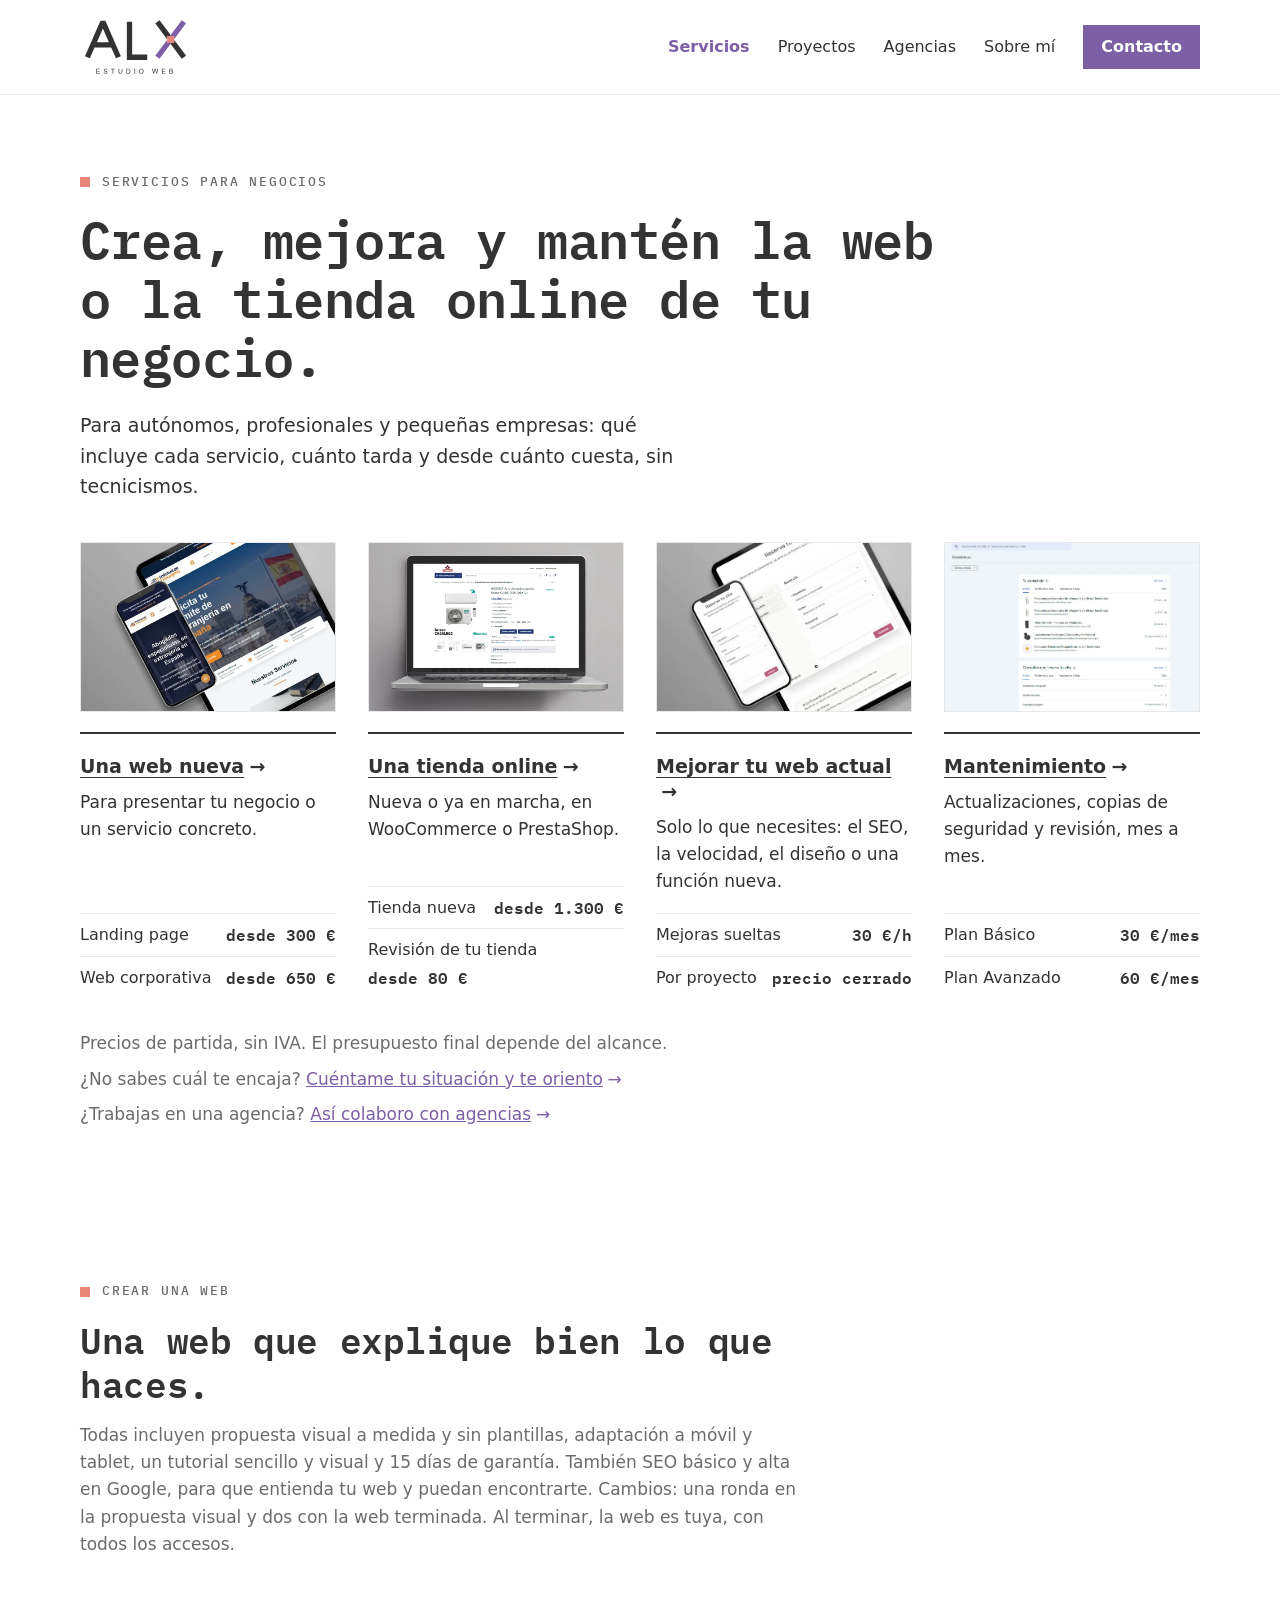
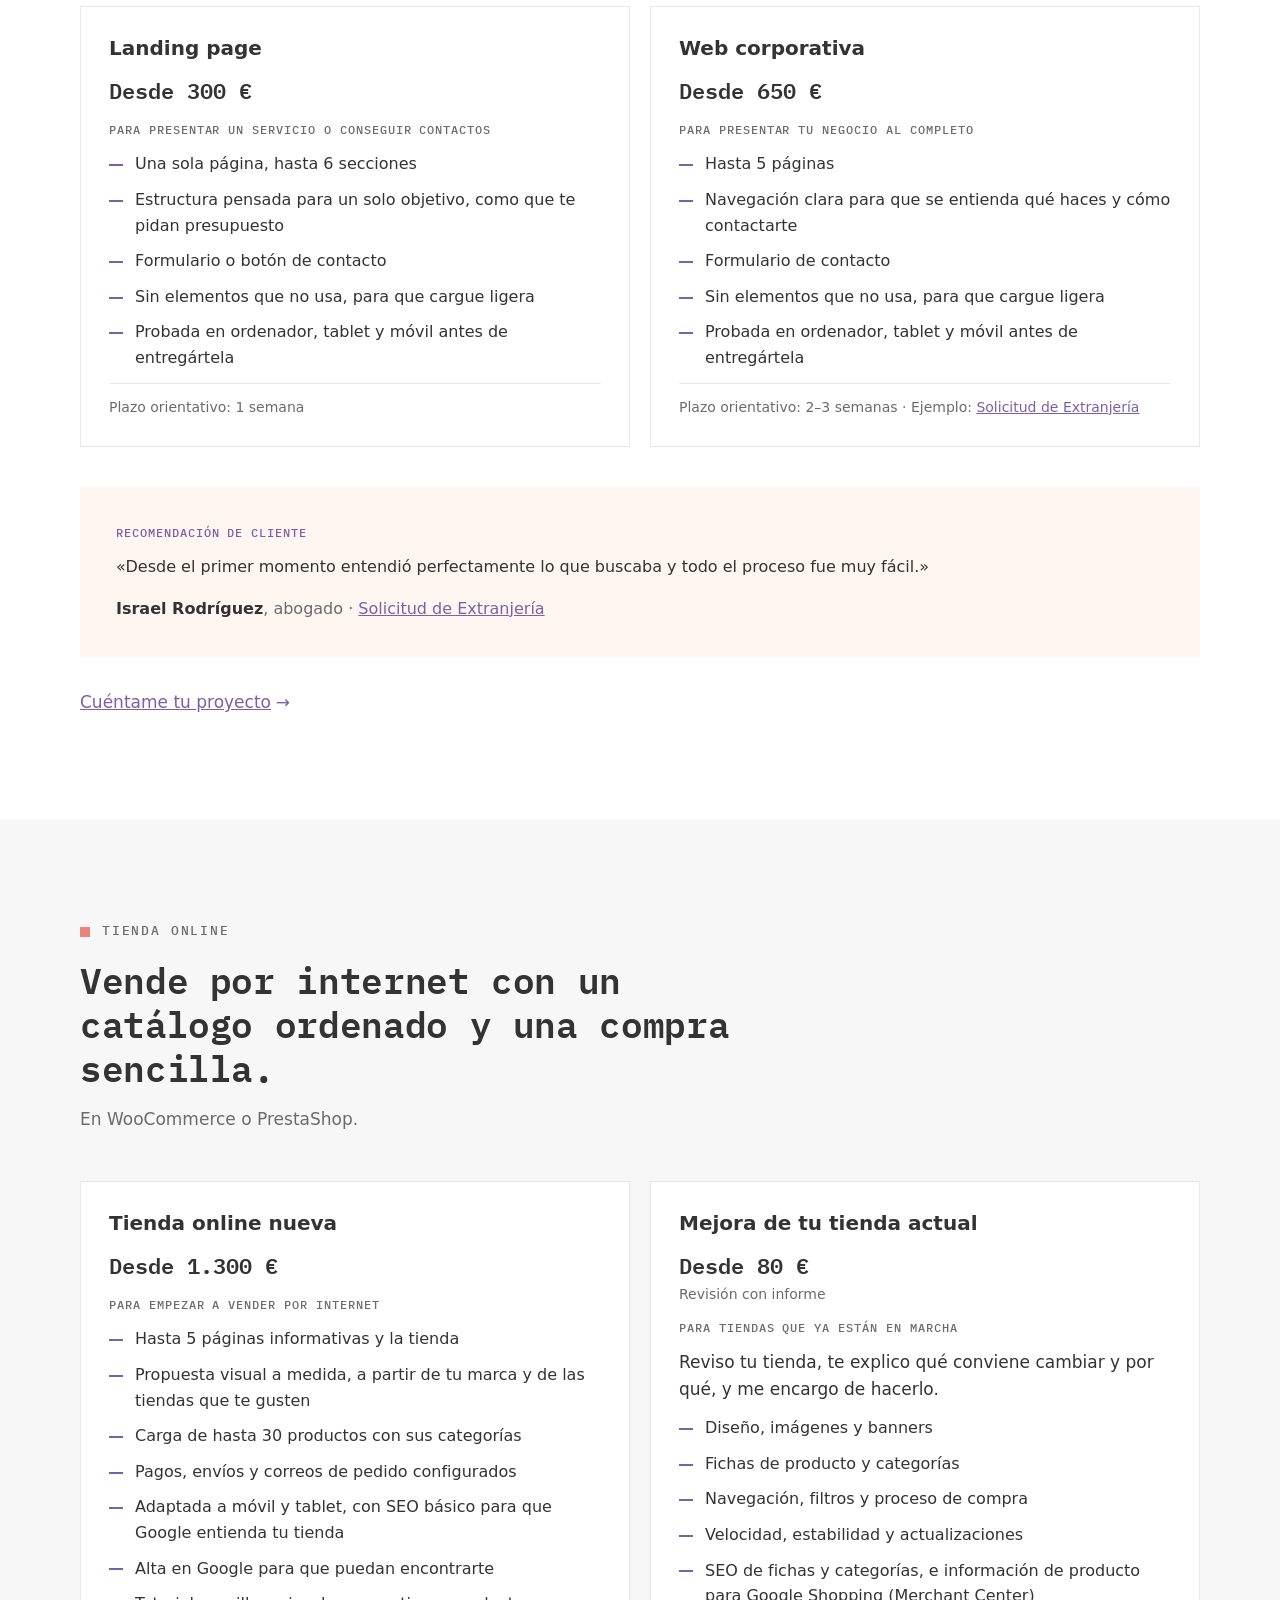
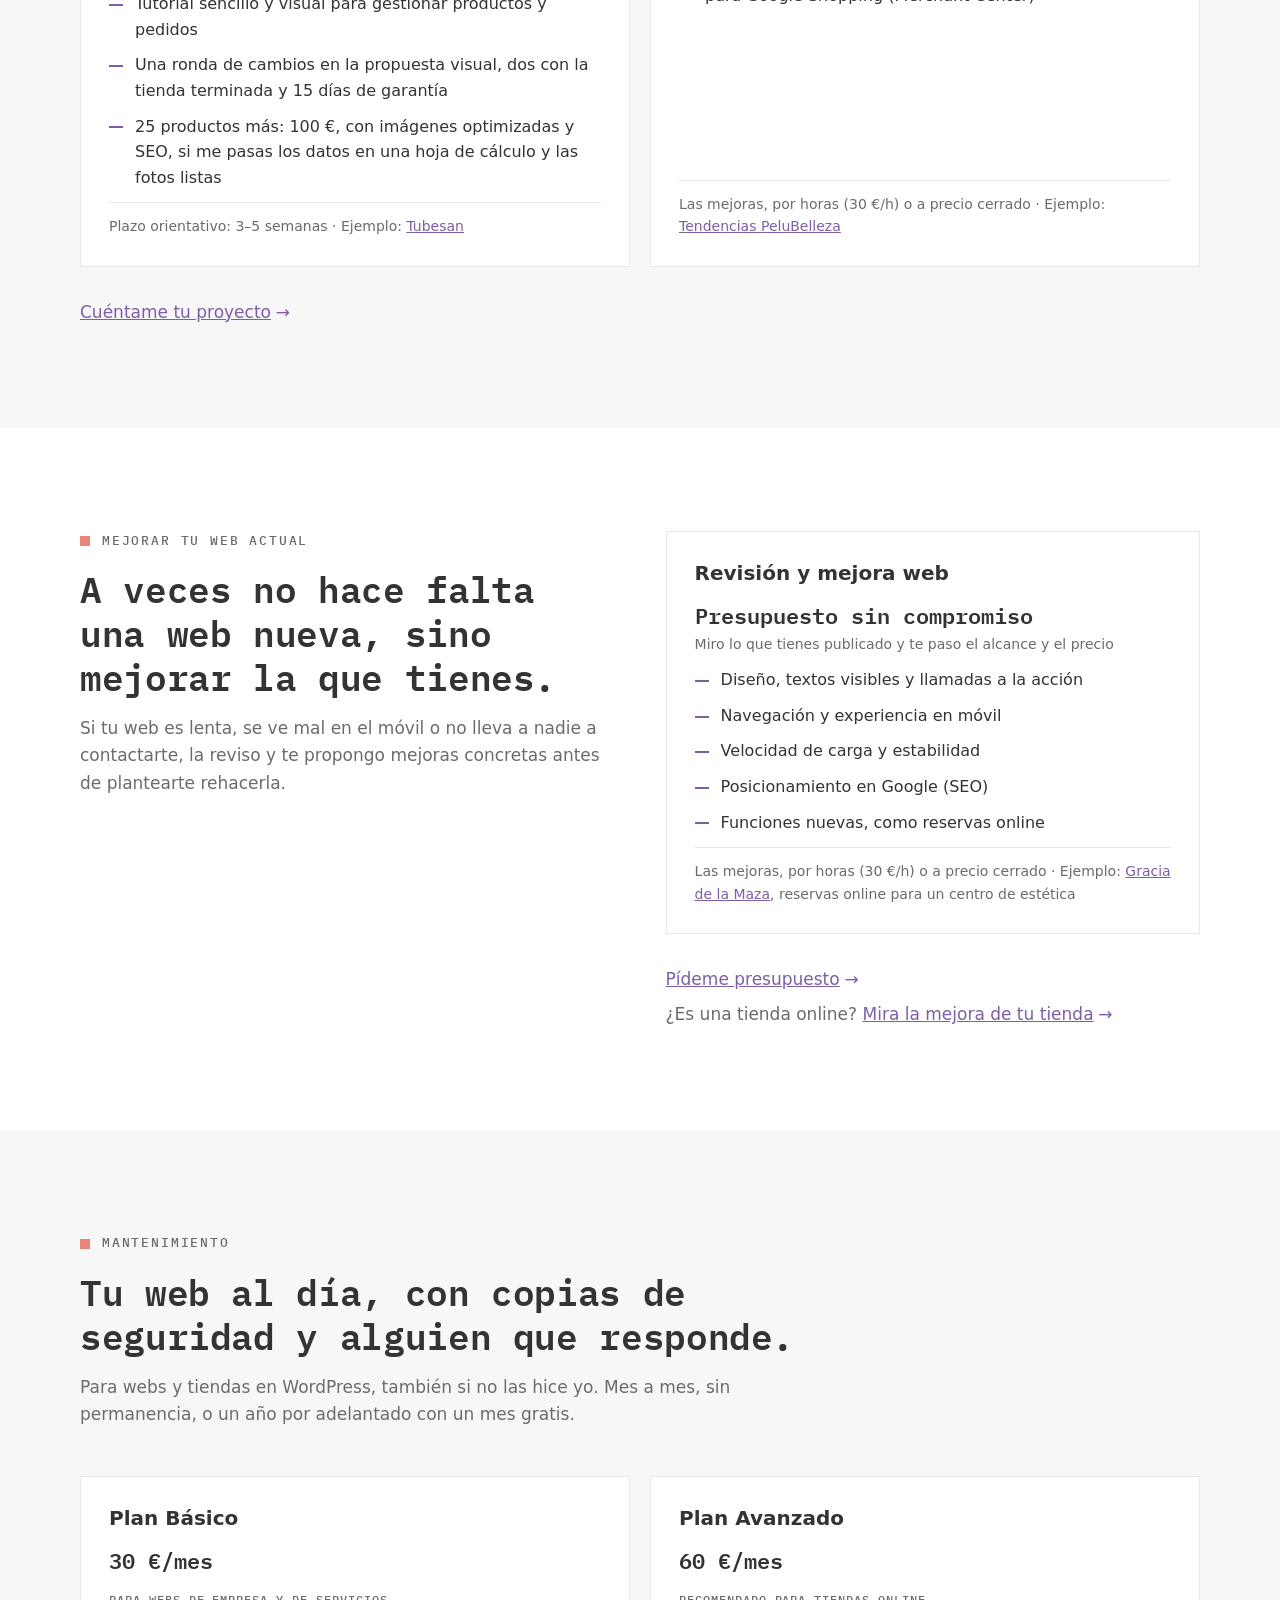
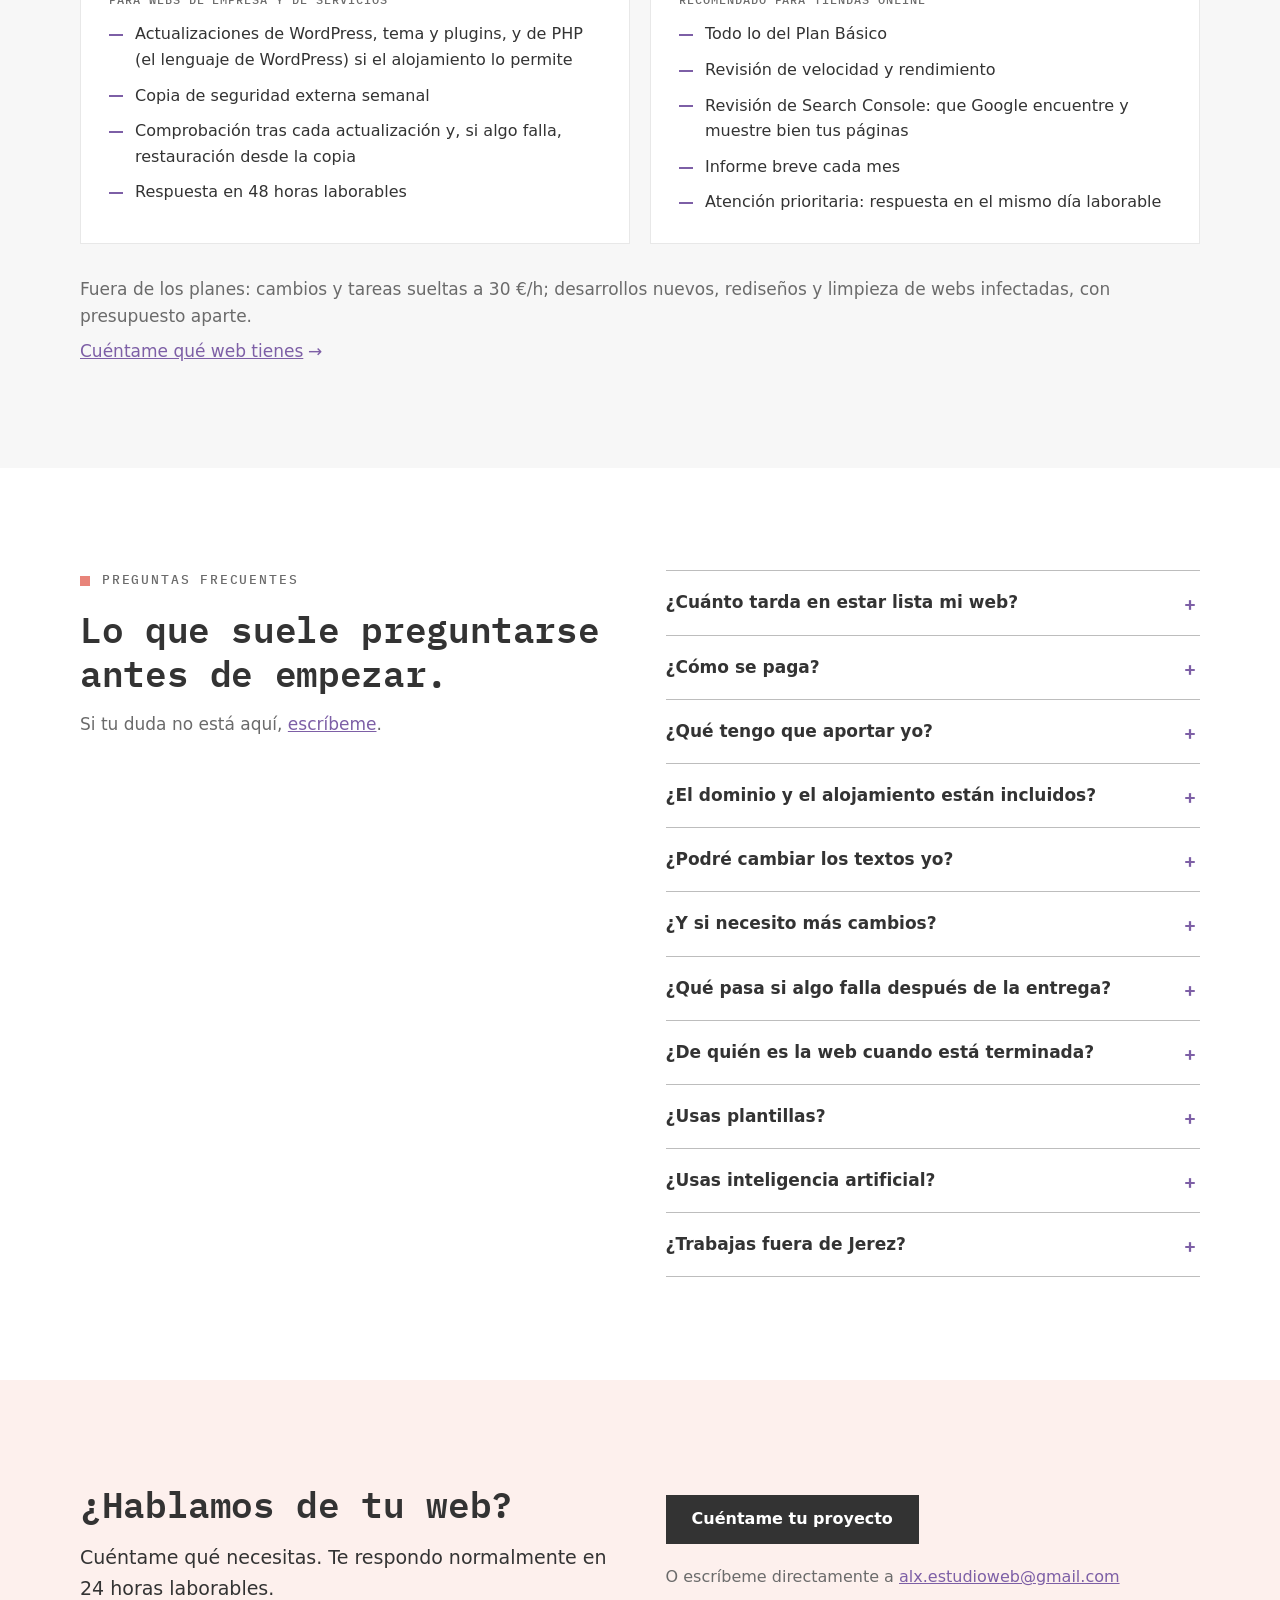
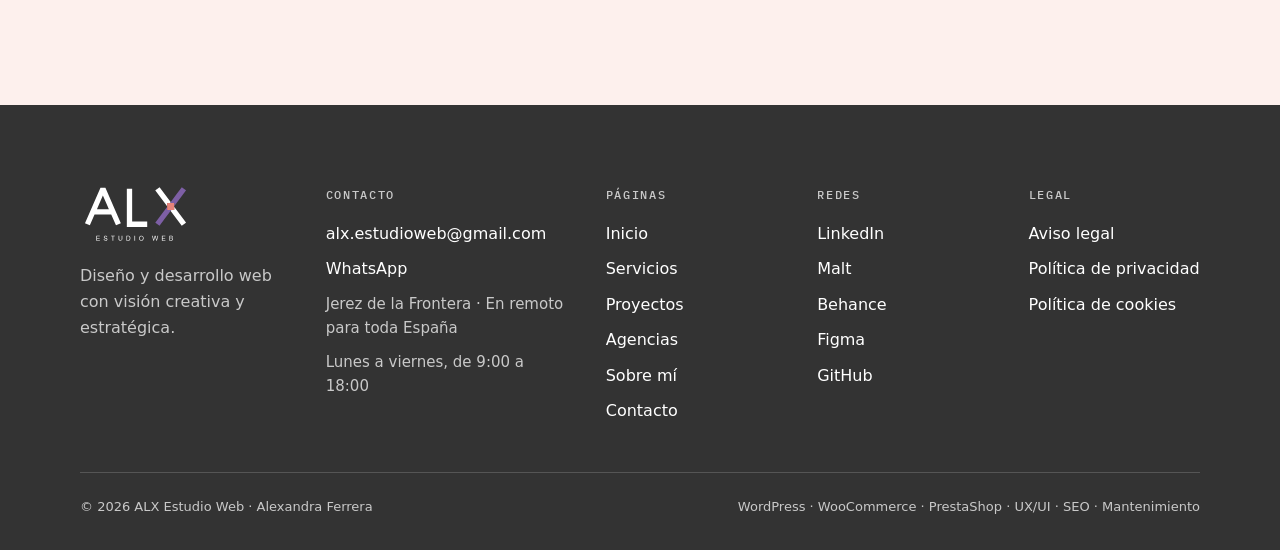
<file: servicios.html>
<!doctype html>
<html lang="es">
<head>
  <meta charset="utf-8">
  <meta name="viewport" content="width=device-width, initial-scale=1">
  <title>Servicios y precios para negocios · ALX Estudio Web</title>
  <meta name="description" content="Creación de webs, landing pages y tiendas online, mejora de webs existentes y mantenimiento mensual para autónomos y pequeñas empresas. Qué incluye cada servicio, plazos y precios.">
  <meta property="og:type" content="website">
  <meta property="og:site_name" content="ALX Estudio Web">
  <meta property="og:locale" content="es_ES">
  <meta property="og:title" content="Servicios y precios para negocios · ALX Estudio Web">
  <meta property="og:description" content="Webs, landing pages y tiendas online, mejora de webs existentes y mantenimiento mensual. Qué incluye cada servicio, plazos y precios.">
  <meta property="og:url" content="https://alx-estudioweb.netlify.app/servicios">
  <meta property="og:image" content="https://alx-estudioweb.netlify.app/img/marca/og-alx-estudio-web.jpg">
  <meta property="og:image:width" content="1200">
  <meta property="og:image:height" content="630">
  <meta property="og:image:alt" content="Logotipo de ALX Estudio Web, la X del logotipo en grande y el texto: webs y tiendas online diseñadas y desarrolladas con criterio visual">
  <meta name="twitter:card" content="summary_large_image">
  <link rel="canonical" href="https://alx-estudioweb.netlify.app/servicios">
  <link rel="icon" href="favicon.svg" type="image/svg+xml">
  <link rel="apple-touch-icon" href="img/marca/apple-touch-icon.png">
  <meta name="theme-color" content="#ffffff">
  <link rel="stylesheet" href="css/styles.css">
  <script src="js/main.js" defer></script>
</head>
<body>
<a class="skip-link" href="#contenido">Saltar al contenido</a>

<header class="site-header" id="arriba">
  <div class="container site-header__inner">
    <a class="site-header__logo" href="index.html" aria-label="ALX Estudio Web, inicio">
      <img src="img/marca/logo-alx.svg" alt="ALX Estudio Web" width="1636" height="854">
    </a>
    <nav class="nav" aria-label="Principal">
      <a href="servicios.html" aria-current="page">Servicios</a>
      <a href="proyectos.html">Proyectos</a>
      <a href="agencias.html">Agencias</a>
      <a href="sobre-mi.html">Sobre mí</a>
      <a href="contacto.html" class="btn btn--primary btn--small">Contacto</a>
    </nav>
  </div>
</header>

<main id="contenido">
  <!-- Introducción -->
  <section class="container page-intro">
    <p class="eyebrow">Servicios para negocios</p>
    <h1>Crea, mejora y mantén la web o la tienda online de tu negocio.</h1>
    <p class="lead">Para autónomos, profesionales y pequeñas empresas: qué incluye cada servicio, cuánto tarda y desde cuánto cuesta, sin tecnicismos.</p>

    <ul class="offer offer--nav">
      <li class="offer__entry">
        <img class="offer__media" src="img/proyectos/extranjeria-responsive.webp" alt="Web de Solicitud de Extranjería en tablet y móvil" width="900" height="600" loading="lazy">
        <div class="offer__item">
          <a class="offer__link" href="#web">Una web nueva<span class="arrow" aria-hidden="true">→</span></a>
          <p>Para presentar tu negocio o un servicio concreto.</p>
          <ul class="offer__prices">
            <li>Landing page <strong>desde 300 €</strong></li>
            <li>Web corporativa <strong>desde 650 €</strong></li>
          </ul>
        </div>
      </li>
      <li class="offer__entry">
        <img class="offer__media" src="img/proyectos/tubesan-mockup.webp" alt="Ficha de producto de la tienda online de Tubesan en un portátil" width="1238" height="825" loading="lazy">
        <div class="offer__item">
          <a class="offer__link" href="#tienda">Una tienda online<span class="arrow" aria-hidden="true">→</span></a>
          <p>Nueva o ya en marcha, en WooCommerce o PrestaShop.</p>
          <ul class="offer__prices">
            <li>Tienda nueva <strong>desde 1.300 €</strong></li>
            <li>Revisión de tu tienda <strong>desde 80 €</strong></li>
          </ul>
        </div>
      </li>
      <li class="offer__entry">
        <img class="offer__media" src="img/proyectos/gracia-reservas.webp" alt="Formulario de reservas de Gracia de la Maza en tablet y móvil" width="1238" height="825" loading="lazy">
        <div class="offer__item">
          <a class="offer__link" href="#mejorar">Mejorar tu web actual<span class="arrow" aria-hidden="true">→</span></a>
          <p>Solo lo que necesites: el SEO, la velocidad, el diseño o una función nueva.</p>
          <ul class="offer__prices">
            <li>Mejoras sueltas <strong>30 €/h</strong></li>
            <li>Por proyecto <strong>precio cerrado</strong></li>
          </ul>
        </div>
      </li>
      <li class="offer__entry">
        <img class="offer__media" src="img/proyectos/mantenimiento-search-console.webp" alt="Panel de Search Console de la tienda Tendencias PeluBelleza con sus páginas y búsquedas más visitadas" width="1238" height="825" loading="lazy">
        <div class="offer__item">
          <a class="offer__link" href="#mantenimiento">Mantenimiento<span class="arrow" aria-hidden="true">→</span></a>
          <p>Actualizaciones, copias de seguridad y revisión, mes a mes.</p>
          <ul class="offer__prices">
            <li>Plan Básico <strong>30 €/mes</strong></li>
            <li>Plan Avanzado <strong>60 €/mes</strong></li>
          </ul>
        </div>
      </li>
    </ul>
    <p class="offer__note">Precios de partida, sin IVA. El presupuesto final depende del alcance.</p>
    <p class="offer__note">¿No sabes cuál te encaja? <a href="contacto.html">Cuéntame tu situación y te oriento<span class="arrow" aria-hidden="true">→</span></a></p>
    <p class="offer__note">¿Trabajas en una agencia? <a href="agencias.html">Así colaboro con agencias<span class="arrow" aria-hidden="true">→</span></a></p>
  </section>

  <!-- Crear una web -->
  <section id="web" class="section">
    <div class="container">
      <div class="section__intro">
        <p class="eyebrow">Crear una web</p>
        <h2>Una web que explique bien lo que haces.</h2>
        <p class="muted">Todas incluyen propuesta visual a medida y sin plantillas, adaptación a móvil y tablet, un tutorial sencillo y visual y 15 días de garantía. También SEO básico y alta en Google, para que entienda tu web y puedan encontrarte. Cambios: una ronda en la propuesta visual y dos con la web terminada. Al terminar, la web es tuya, con todos los accesos.</p>
      </div>
      <div class="services-grid services-grid--small">
        <article class="card">
          <h3>Landing page</h3>
          <p class="price">Desde 300 €</p>
          <p class="card__label">Para presentar un servicio o conseguir contactos</p>
          <ul class="list list--small">
            <li>Una sola página, hasta 6 secciones</li>
            <li>Estructura pensada para un solo objetivo, como que te pidan presupuesto</li>
            <li>Formulario o botón de contacto</li>
            <li>Sin elementos que no usa, para que cargue ligera</li>
            <li>Probada en ordenador, tablet y móvil antes de entregártela</li>
          </ul>
          <p class="card__meta">Plazo orientativo: 1 semana</p>
        </article>

        <article class="card">
          <h3>Web corporativa</h3>
          <p class="price">Desde 650 €</p>
          <p class="card__label">Para presentar tu negocio al completo</p>
          <ul class="list list--small">
            <li>Hasta 5 páginas</li>
            <li>Navegación clara para que se entienda qué haces y cómo contactarte</li>
            <li>Formulario de contacto</li>
            <li>Sin elementos que no usa, para que cargue ligera</li>
            <li>Probada en ordenador, tablet y móvil antes de entregártela</li>
          </ul>
          <p class="card__meta">Plazo orientativo: 2–3 semanas · Ejemplo: <a href="proyectos.html#extranjeria">Solicitud de Extranjería</a></p>
        </article>
      </div>
      <figure class="quote">
        <p class="tag">Recomendación de cliente</p>
        <blockquote>
          <p>«Desde el primer momento entendió perfectamente lo que buscaba y todo el proceso fue muy fácil.»</p>
        </blockquote>
        <figcaption><strong>Israel Rodríguez</strong>, abogado · <a href="proyectos.html#extranjeria">Solicitud de Extranjería</a></figcaption>
      </figure>
      <p class="offer__note"><a href="contacto.html">Cuéntame tu proyecto<span class="arrow" aria-hidden="true">→</span></a></p>
    </div>
  </section>

  <!-- Tienda online -->
  <section id="tienda" class="section section--grey">
    <div class="container">
      <div class="section__intro">
        <p class="eyebrow">Tienda online</p>
        <h2>Vende por internet con un catálogo ordenado y una compra sencilla.</h2>
        <p class="muted">En WooCommerce o PrestaShop.</p>
      </div>
      <div class="services-grid">
        <article class="card">
          <h3>Tienda online nueva</h3>
          <p class="price">Desde 1.300 €</p>
          <p class="card__label">Para empezar a vender por internet</p>
          <ul class="list list--small">
            <li>Hasta 5 páginas informativas y la tienda</li>
            <li>Propuesta visual a medida, a partir de tu marca y de las tiendas que te gusten</li>
            <li>Carga de hasta 30 productos con sus categorías</li>
            <li>Pagos, envíos y correos de pedido configurados</li>
            <li>Adaptada a móvil y tablet, con SEO básico para que Google entienda tu tienda</li>
            <li>Alta en Google para que puedan encontrarte</li>
            <li>Tutorial sencillo y visual para gestionar productos y pedidos</li>
            <li>Una ronda de cambios en la propuesta visual, dos con la tienda terminada y 15 días de garantía</li>
            <li>25 productos más: 100 €, con imágenes optimizadas y SEO, si me pasas los datos en una hoja de cálculo y las fotos listas</li>
          </ul>
          <p class="card__meta">Plazo orientativo: 3–5 semanas · Ejemplo: <a href="proyectos.html#tubesan">Tubesan</a></p>
        </article>

        <article class="card">
          <h3>Mejora de tu tienda actual</h3>
          <p class="price">Desde 80 €<small>Revisión con informe</small></p>
          <p class="card__label">Para tiendas que ya están en marcha</p>
          <p>Reviso tu tienda, te explico qué conviene cambiar y por qué, y me encargo de hacerlo.</p>
          <ul class="list list--small">
            <li>Diseño, imágenes y banners</li>
            <li>Fichas de producto y categorías</li>
            <li>Navegación, filtros y proceso de compra</li>
            <li>Velocidad, estabilidad y actualizaciones</li>
            <li>SEO de fichas y categorías, e información de producto para Google Shopping (Merchant Center)</li>
          </ul>
          <p class="card__meta">Las mejoras, por horas (30 €/h) o a precio cerrado · Ejemplo: <a href="proyectos.html#tendencias">Tendencias PeluBelleza</a></p>
        </article>
      </div>
      <p class="offer__note"><a href="contacto.html">Cuéntame tu proyecto<span class="arrow" aria-hidden="true">→</span></a></p>
    </div>
  </section>

  <!-- Mejorar una web existente -->
  <section id="mejorar" class="section">
    <div class="container grid-2">
      <div>
        <p class="eyebrow">Mejorar tu web actual</p>
        <h2>A veces no hace falta una web nueva, sino mejorar la que tienes.</h2>
        <p class="muted">Si tu web es lenta, se ve mal en el móvil o no lleva a nadie a contactarte, la reviso y te propongo mejoras concretas antes de plantearte rehacerla.</p>
      </div>
      <div>
        <article class="card">
          <h3>Revisión y mejora web</h3>
          <p class="price">Presupuesto sin compromiso<small>Miro lo que tienes publicado y te paso el alcance y el precio</small></p>
          <ul class="list list--small">
            <li>Diseño, textos visibles y llamadas a la acción</li>
            <li>Navegación y experiencia en móvil</li>
            <li>Velocidad de carga y estabilidad</li>
            <li>Posicionamiento en Google (SEO)</li>
            <li>Funciones nuevas, como reservas online</li>
          </ul>
          <p class="card__meta">Las mejoras, por horas (30 €/h) o a precio cerrado · Ejemplo: <a href="proyectos.html#gracia">Gracia de la Maza</a>, reservas online para un centro de estética</p>
        </article>
        <p class="offer__note"><a href="contacto.html">Pídeme presupuesto<span class="arrow" aria-hidden="true">→</span></a></p>
        <p class="offer__note">¿Es una tienda online? <a href="#tienda">Mira la mejora de tu tienda<span class="arrow" aria-hidden="true">→</span></a></p>
      </div>
    </div>
  </section>

  <!-- Mantenimiento -->
  <section id="mantenimiento" class="section section--grey">
    <div class="container">
      <div class="section__intro">
        <p class="eyebrow">Mantenimiento</p>
        <h2>Tu web al día, con copias de seguridad y alguien que responde.</h2>
        <p class="muted">Para webs y tiendas en WordPress, también si no las hice yo. Mes a mes, sin permanencia, o un año por adelantado con un mes gratis.</p>
      </div>
      <div class="services-grid">
        <article class="card">
          <h3>Plan Básico</h3>
          <p class="price">30 €/mes</p>
          <p class="card__label">Para webs de empresa y de servicios</p>
          <ul class="list list--small">
            <li>Actualizaciones de WordPress, tema y plugins, y de PHP (el lenguaje de WordPress) si el alojamiento lo permite</li>
            <li>Copia de seguridad externa semanal</li>
            <li>Comprobación tras cada actualización y, si algo falla, restauración desde la copia</li>
            <li>Respuesta en 48 horas laborables</li>
          </ul>
        </article>

        <article class="card">
          <h3>Plan Avanzado</h3>
          <p class="price">60 €/mes</p>
          <p class="card__label">Recomendado para tiendas online</p>
          <ul class="list list--small">
            <li>Todo lo del Plan Básico</li>
            <li>Revisión de velocidad y rendimiento</li>
            <li>Revisión de Search Console: que Google encuentre y muestre bien tus páginas</li>
            <li>Informe breve cada mes</li>
            <li>Atención prioritaria: respuesta en el mismo día laborable</li>
          </ul>
        </article>
      </div>
      <p class="offer__note">Fuera de los planes: cambios y tareas sueltas a 30 €/h; desarrollos nuevos, rediseños y limpieza de webs infectadas, con presupuesto aparte.</p>
      <p class="offer__note"><a href="contacto.html">Cuéntame qué web tienes<span class="arrow" aria-hidden="true">→</span></a></p>
    </div>
  </section>

  <!-- Preguntas frecuentes -->
  <section class="section">
    <div class="container grid-2">
      <div>
        <p class="eyebrow">Preguntas frecuentes</p>
        <h2>Lo que suele preguntarse antes de empezar.</h2>
        <p class="muted">Si tu duda no está aquí, <a href="contacto.html">escríbeme</a>.</p>
      </div>
      <div class="faq">
        <details>
          <summary>¿Cuánto tarda en estar lista mi web?</summary>
          <p>Una landing page, alrededor de 1 semana; una web corporativa, de 2 a 3; una tienda online, de 3 a 5. El plazo cuenta desde que tengo los textos y las imágenes, y te lo confirmo por escrito en el presupuesto.</p>
        </details>
        <details>
          <summary>¿Cómo se paga?</summary>
          <p>En los proyectos, el 50 % al aceptar el presupuesto y el 50 % a la entrega. El mantenimiento, mes a mes. A todos los precios hay que sumar el IVA (21 %).</p>
        </details>
        <details>
          <summary>¿Qué tengo que aportar yo?</summary>
          <p>Los textos, las fotos y tu logotipo. Si te falta algo, te oriento sobre qué hace falta y cómo prepararlo.</p>
        </details>
        <details>
          <summary>¿El dominio y el alojamiento están incluidos?</summary>
          <p>No. Se contratan a tu nombre y van a tu cargo, así siempre son tuyos. Te ayudo a elegirlos y a contratarlos si no los tienes.</p>
        </details>
        <details>
          <summary>¿Podré cambiar los textos yo?</summary>
          <p>Sí. Al entregar te paso un tutorial sencillo y visual para editar tus contenidos o, en una tienda, para gestionar productos y pedidos.</p>
        </details>
        <details>
          <summary>¿Y si necesito más cambios?</summary>
          <p>Cada web o tienda incluye una ronda de cambios en la propuesta visual y dos cuando está terminada. Si necesitas más, o algo que amplía lo acordado, te lo presupuesto aparte antes de hacerlo.</p>
        </details>
        <details>
          <summary>¿Qué pasa si algo falla después de la entrega?</summary>
          <p>Durante los 15 días naturales siguientes a la entrega corrijo sin coste cualquier error técnico de lo que he hecho. Los cambios nuevos de diseño o de contenido se presupuestan aparte.</p>
        </details>
        <details>
          <summary>¿De quién es la web cuando está terminada?</summary>
          <p>Tuya. Una vez pagada, te entrego los accesos de administrador y los archivos.</p>
        </details>
        <details>
          <summary>¿Usas plantillas?</summary>
          <p>No. Aunque use un constructor como Elementor, Divi o WPBakery, el diseño es a medida: una vez aceptado el presupuesto, preparo una propuesta visual a partir de tu marca y tus referencias y la implemento desde cero. Así tu web se parece a tu negocio y no carga elementos que no usa. Si tu web ya funciona con una de estas herramientas, sigo con ella.</p>
        </details>
        <details>
          <summary>¿Usas inteligencia artificial?</summary>
          <p>Sí. Trabajo con un proceso propio apoyado en IA y reviso todo lo que te entrego. Así cuido la calidad, gano rapidez y dedico más tiempo al diseño, a los detalles y a las pruebas.</p>
        </details>
        <details>
          <summary>¿Trabajas fuera de Jerez?</summary>
          <p>Sí. Trabajo en remoto con negocios de toda España y, en Jerez y alrededores, también en persona.</p>
        </details>
      </div>
    </div>
  </section>


  <!-- Llamada final -->
  <section class="section section--accent">
    <img class="section__mark" src="img/marca/isotipo-alx.svg" alt="" width="932" height="854" loading="lazy">
    <div class="container cta">
      <div>
        <h2>¿Hablamos de tu web?</h2>
        <p class="lead">Cuéntame qué necesitas. Te respondo normalmente en 24 horas laborables.</p>
      </div>
      <div class="cta__actions">
        <a href="contacto.html" class="btn btn--primary">Cuéntame tu proyecto</a>
        <p class="muted small">O escríbeme directamente a <a href="mailto:alx.estudioweb@gmail.com">alx.estudioweb@gmail.com</a></p>
      </div>
    </div>
  </section>
</main>

<footer class="site-footer">
  <div class="container">
    <div class="site-footer__grid">
      <div class="site-footer__brand">
        <img class="site-footer__logo" src="img/marca/logo-alx-blanco.svg" alt="ALX Estudio Web" width="1636" height="854">
        <p class="site-footer__tagline">Diseño y desarrollo web con visión creativa y estratégica.</p>
      </div>

      <div class="site-footer__contact">
        <p class="site-footer__title">Contacto</p>
        <ul class="site-footer__list">
          <li><a href="mailto:alx.estudioweb@gmail.com">alx.estudioweb@gmail.com</a></li>
          <li><a href="https://wa.me/34658999878?text=Hola%2C%20Alexandra.%20Te%20escribo%20desde%20tu%20web." target="_blank" rel="noopener">WhatsApp</a></li>
          <li class="site-footer__note">Jerez de la Frontera · En remoto para toda España</li>
          <li class="site-footer__note">Lunes a viernes, de 9:00 a 18:00</li>
        </ul>
      </div>

      <div>
        <p class="site-footer__title">Páginas</p>
        <ul class="site-footer__list">
          <li><a href="index.html">Inicio</a></li>
          <li><a href="servicios.html">Servicios</a></li>
          <li><a href="proyectos.html">Proyectos</a></li>
          <li><a href="agencias.html">Agencias</a></li>
          <li><a href="sobre-mi.html">Sobre mí</a></li>
          <li><a href="contacto.html">Contacto</a></li>
        </ul>
      </div>

      <div>
        <p class="site-footer__title">Redes</p>
        <ul class="site-footer__list">
          <li><a href="https://www.linkedin.com/in/alexandra-ferrera-arenas/" target="_blank" rel="noopener">LinkedIn</a></li>
          <li><a href="https://www.malt.es/profile/alexandraferrera" target="_blank" rel="noopener">Malt</a></li>
          <li><a href="https://www.behance.net/alexandra-ferrera" target="_blank" rel="noopener">Behance</a></li>
          <li><a href="https://www.figma.com/@alexandraferrer" target="_blank" rel="noopener">Figma</a></li>
          <li><a href="https://github.com/iSaan86" target="_blank" rel="noopener">GitHub</a></li>
        </ul>
      </div>

      <div>
        <p class="site-footer__title">Legal</p>
        <ul class="site-footer__list">
          <li><a href="aviso-legal.html">Aviso legal</a></li>
          <li><a href="privacidad.html">Política de privacidad</a></li>
          <li><a href="cookies.html">Política de cookies</a></li>
        </ul>
      </div>
    </div>

    <div class="site-footer__bottom">
      <span>© 2026 ALX Estudio Web · Alexandra Ferrera</span>
      <span>WordPress · WooCommerce · PrestaShop · UX/UI · SEO · Mantenimiento</span>
    </div>
  </div>
</footer>
<a class="to-top" href="#arriba" aria-label="Volver arriba">↑</a>
</body>
</html>
</file>
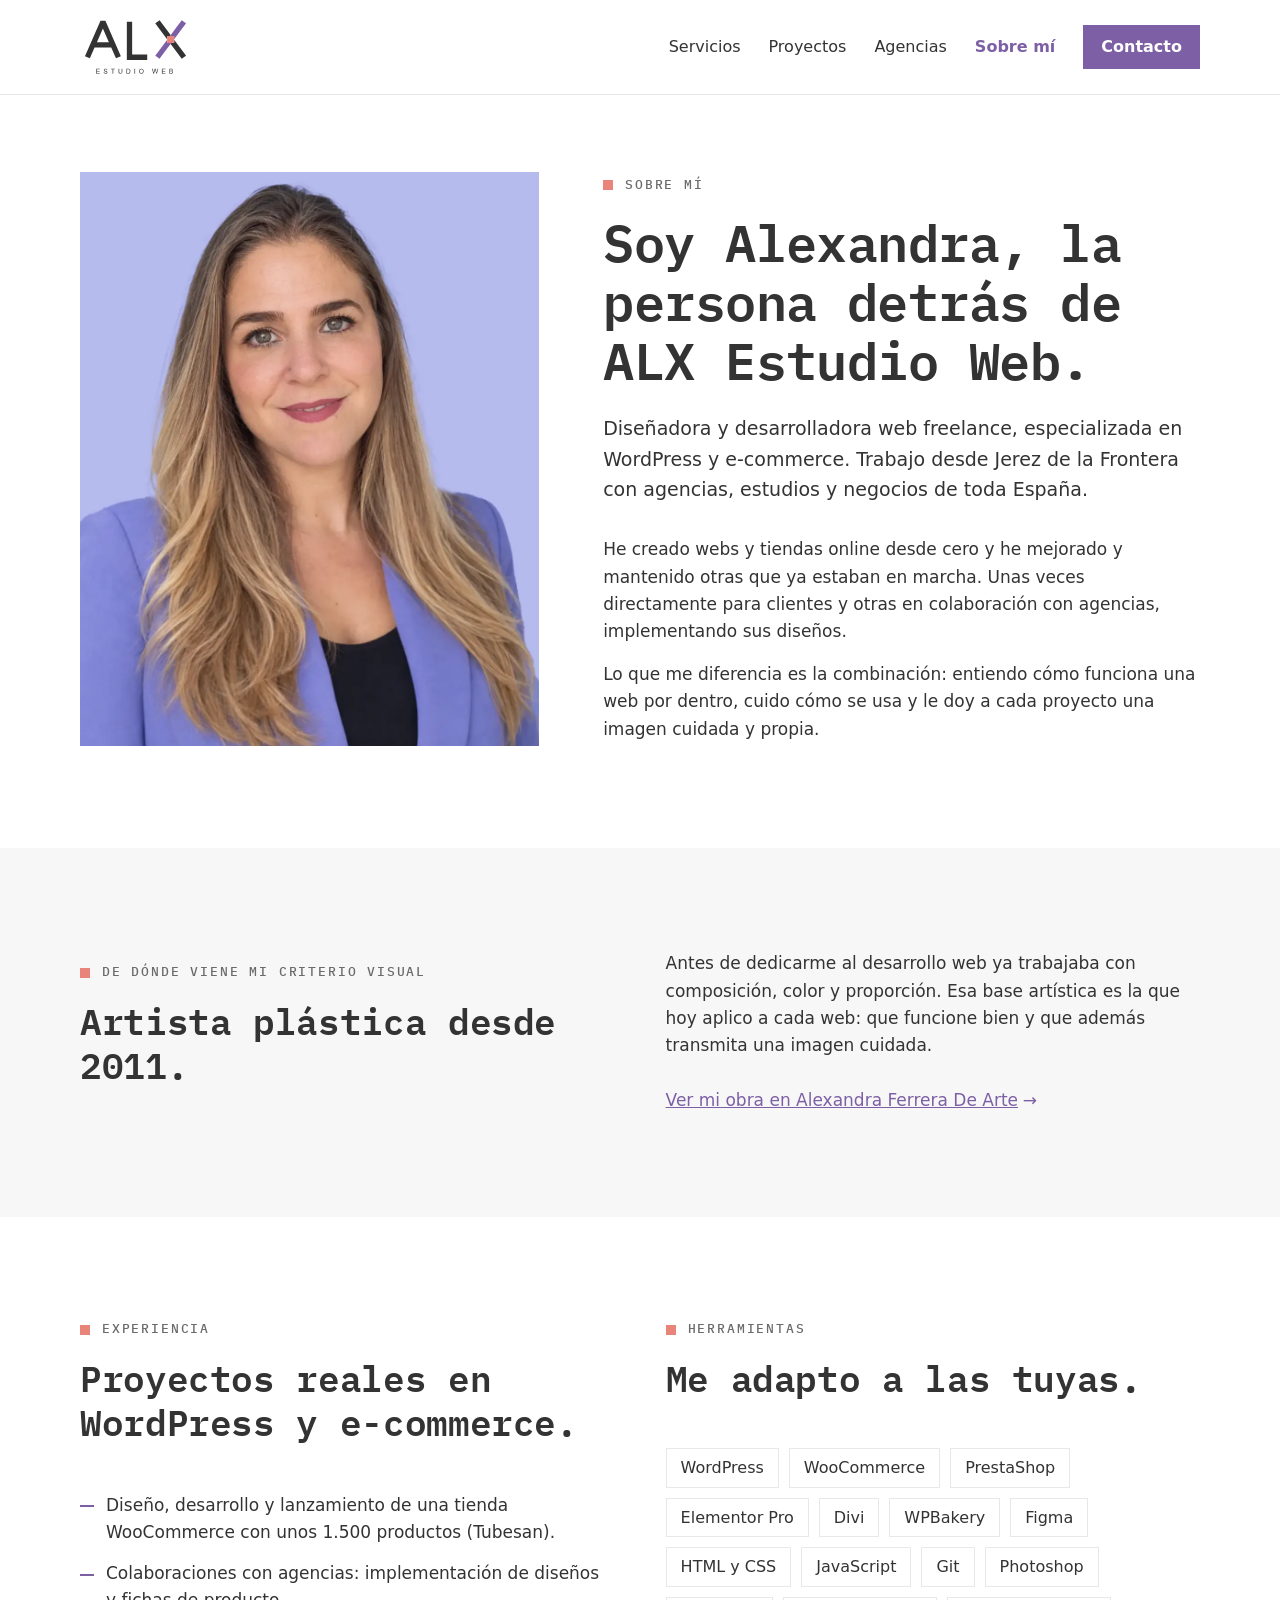
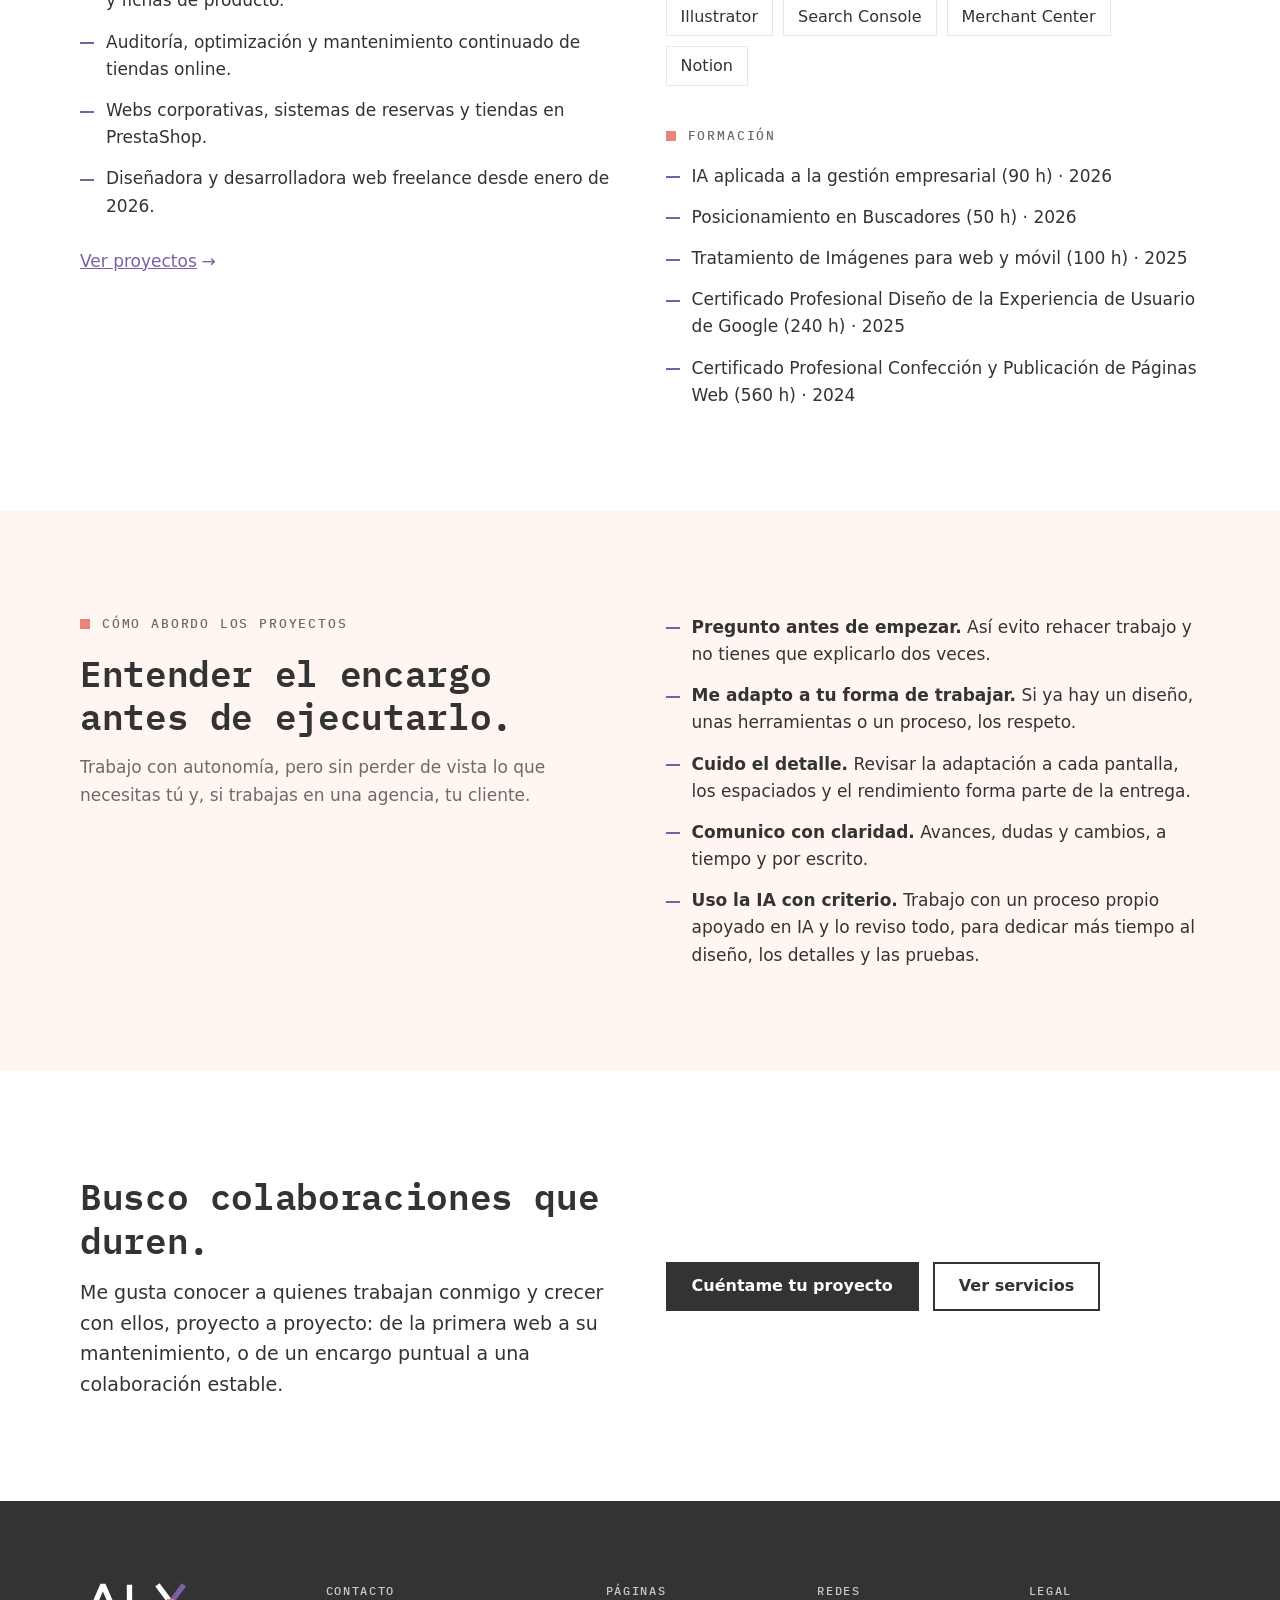
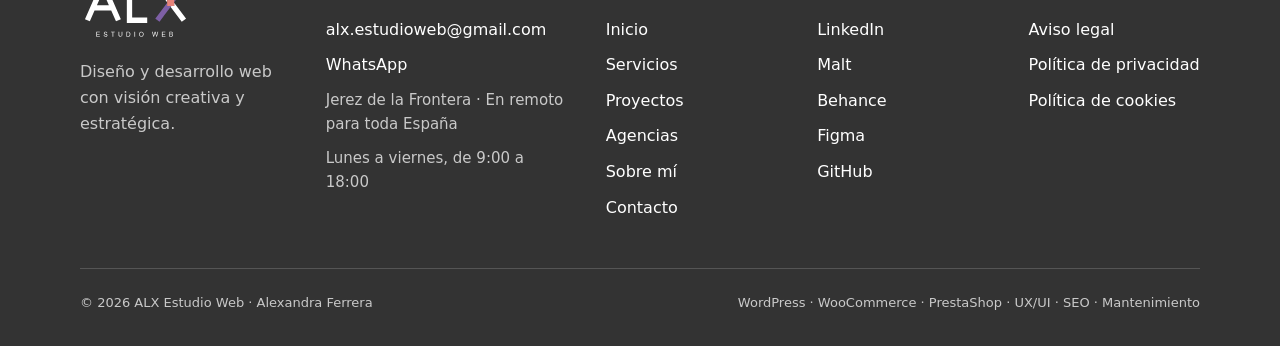
<file: sobre-mi.html>
<!doctype html>
<html lang="es">
<head>
  <meta charset="utf-8">
  <meta name="viewport" content="width=device-width, initial-scale=1">
  <title>Sobre mí · ALX Estudio Web</title>
  <meta name="description" content="Soy Alexandra Ferrera, diseñadora y desarrolladora web freelance especializada en WordPress y e-commerce. Trabajo desde Jerez de la Frontera con agencias y negocios de toda España.">
  <meta property="og:type" content="website">
  <meta property="og:site_name" content="ALX Estudio Web">
  <meta property="og:locale" content="es_ES">
  <meta property="og:title" content="Sobre mí · ALX Estudio Web">
  <meta property="og:description" content="Soy Alexandra Ferrera, diseñadora y desarrolladora web freelance especializada en WordPress y e-commerce. Trabajo desde Jerez de la Frontera con agencias y negocios de toda España.">
  <meta property="og:url" content="https://alx-estudioweb.netlify.app/sobre-mi">
  <meta property="og:image" content="https://alx-estudioweb.netlify.app/img/marca/og-alx-estudio-web.jpg">
  <meta property="og:image:width" content="1200">
  <meta property="og:image:height" content="630">
  <meta property="og:image:alt" content="Logotipo de ALX Estudio Web, la X del logotipo en grande y el texto: webs y tiendas online diseñadas y desarrolladas con criterio visual">
  <meta name="twitter:card" content="summary_large_image">
  <link rel="canonical" href="https://alx-estudioweb.netlify.app/sobre-mi">
  <link rel="icon" href="favicon.svg" type="image/svg+xml">
  <link rel="apple-touch-icon" href="img/marca/apple-touch-icon.png">
  <meta name="theme-color" content="#ffffff">
  <link rel="stylesheet" href="css/styles.css">
  <script src="js/main.js" defer></script>
</head>
<body>
<a class="skip-link" href="#contenido">Saltar al contenido</a>

<header class="site-header" id="arriba">
  <div class="container site-header__inner">
    <a class="site-header__logo" href="index.html" aria-label="ALX Estudio Web, inicio">
      <img src="img/marca/logo-alx.svg" alt="ALX Estudio Web" width="1636" height="854">
    </a>
    <nav class="nav" aria-label="Principal">
      <a href="servicios.html">Servicios</a>
      <a href="proyectos.html">Proyectos</a>
      <a href="agencias.html">Agencias</a>
      <a href="sobre-mi.html" aria-current="page">Sobre mí</a>
      <a href="contacto.html" class="btn btn--primary btn--small">Contacto</a>
    </nav>
  </div>
</header>

<main id="contenido">
<!-- Presentación -->
  <section class="container about">
    <img class="about__photo" src="img/marca/alexandra.webp" alt="Alexandra Ferrera, diseñadora y desarrolladora web de ALX Estudio Web, sonriendo con americana malva" width="1000" height="1250">
    <div>
      <p class="eyebrow">Sobre mí</p>
      <h1>Soy Alexandra, la persona detrás de ALX Estudio Web.</h1>
      <p class="lead">Diseñadora y desarrolladora web freelance, especializada en WordPress y e-commerce. Trabajo desde Jerez de la Frontera con agencias, estudios y negocios de toda España.</p>
      <div class="stack">
        <p>He creado webs y tiendas online desde cero y he mejorado y mantenido otras que ya estaban en marcha. Unas veces directamente para clientes y otras en colaboración con agencias, implementando sus diseños.</p>
        <p>Lo que me diferencia es la combinación: entiendo cómo funciona una web por dentro, cuido cómo se usa y le doy a cada proyecto una imagen cuidada y propia.</p>
      </div>
    </div>
  </section>

  <!-- Trayectoria artística -->
  <section class="section section--grey">
    <div class="container grid-2 align-center">
      <div>
        <p class="eyebrow">De dónde viene mi criterio visual</p>
        <h2>Artista plástica desde 2011.</h2>
      </div>
      <div>
        <p>Antes de dedicarme al desarrollo web ya trabajaba con composición, color y proporción. Esa base artística es la que hoy aplico a cada web: que funcione bien y que además transmita una imagen cuidada.</p>
        <p class="band__link"><a href="https://alexandraferrera-dearte.com/" target="_blank" rel="noopener">Ver mi obra en Alexandra Ferrera De Arte<span class="arrow" aria-hidden="true">→</span></a></p>
      </div>
    </div>
  </section>

  <!-- Experiencia, herramientas y formación -->
  <section class="section container grid-2">
    <div>
      <div class="section__intro">
        <p class="eyebrow">Experiencia</p>
        <h2>Proyectos reales en WordPress y e-commerce.</h2>
      </div>
      <ul class="list about-list">
        <li>Diseño, desarrollo y lanzamiento de una tienda WooCommerce con unos 1.500 productos (Tubesan).</li>
        <li>Colaboraciones con agencias: implementación de diseños y fichas de producto.</li>
        <li>Auditoría, optimización y mantenimiento continuado de tiendas online.</li>
        <li>Webs corporativas, sistemas de reservas y tiendas en PrestaShop.</li>
        <li>Diseñadora y desarrolladora web freelance desde enero de 2026.</li>
      </ul>
      <p class="band__link"><a href="proyectos.html">Ver proyectos<span class="arrow" aria-hidden="true">→</span></a></p>
    </div>
    <div>
      <div class="section__intro">
        <p class="eyebrow">Herramientas</p>
        <h2>Me adapto a las tuyas.</h2>
      </div>
      <ul class="chips">
        <li>WordPress</li>
        <li>WooCommerce</li>
        <li>PrestaShop</li>
        <li>Elementor Pro</li>
        <li>Divi</li>
        <li>WPBakery</li>
        <li>Figma</li>
        <li>HTML y CSS</li>
        <li>JavaScript</li>
        <li>Git</li>
        <li>Photoshop</li>
        <li>Illustrator</li>
        <li>Search Console</li>
        <li>Merchant Center</li>
        <li>Notion</li>
      </ul>

      <p class="eyebrow eyebrow--spaced">Formación</p>
      <ul class="list about-list">
        <li>IA aplicada a la gestión empresarial (90&nbsp;h) · 2026</li>
        <li>Posicionamiento en Buscadores (50&nbsp;h) · 2026</li>
        <li>Tratamiento de Imágenes para web y móvil (100&nbsp;h) · 2025</li>
        <li>Certificado Profesional Diseño de la Experiencia de Usuario de Google (240&nbsp;h) · 2025</li>
        <li>Certificado Profesional Confección y Publicación de Páginas Web (560&nbsp;h) · 2024</li>
        
        
      
      </ul>
    </div>
  </section>

  <!-- Forma de trabajar -->
  <section class="section section--peach">
    <div class="container grid-2">
      <div>
        <p class="eyebrow">Cómo abordo los proyectos</p>
        <h2>Entender el encargo antes de ejecutarlo.</h2>
        <p class="muted">Trabajo con autonomía, pero sin perder de vista lo que necesitas tú y, si trabajas en una agencia, tu cliente.</p>
      </div>
      <ul class="list about-list">
        <li><span><strong>Pregunto antes de empezar.</strong> Así evito rehacer trabajo y no tienes que explicarlo dos veces.</span></li>
        <li><span><strong>Me adapto a tu forma de trabajar.</strong> Si ya hay un diseño, unas herramientas o un proceso, los respeto.</span></li>
        <li><span><strong>Cuido el detalle.</strong> Revisar la adaptación a cada pantalla, los espaciados y el rendimiento forma parte de la entrega.</span></li>
        <li><span><strong>Comunico con claridad.</strong> Avances, dudas y cambios, a tiempo y por escrito.</span></li>
        <li><span><strong>Uso la IA con criterio.</strong> Trabajo con un proceso propio apoyado en IA y lo reviso todo, para dedicar más tiempo al diseño, los detalles y las pruebas.</span></li>
      </ul>
    </div>
  </section>

  <!-- Llamada final -->
  <section class="section container">
    <div class="cta">
      <div>
        <h2>Busco colaboraciones que duren.</h2>
        <p class="lead">Me gusta conocer a quienes trabajan conmigo y crecer con ellos, proyecto a proyecto: de la primera web a su mantenimiento, o de un encargo puntual a una colaboración estable.</p>
      </div>
      <div class="btn-group">
        <a href="contacto.html" class="btn btn--primary">Cuéntame tu proyecto</a>
        <a href="servicios.html" class="btn btn--outline">Ver servicios</a>
      </div>
    </div>
  </section>
</main>

<footer class="site-footer">
  <div class="container">
    <div class="site-footer__grid">
      <div class="site-footer__brand">
        <img class="site-footer__logo" src="img/marca/logo-alx-blanco.svg" alt="ALX Estudio Web" width="1636" height="854">
        <p class="site-footer__tagline">Diseño y desarrollo web con visión creativa y estratégica.</p>
      </div>

      <div class="site-footer__contact">
        <p class="site-footer__title">Contacto</p>
        <ul class="site-footer__list">
          <li><a href="mailto:alx.estudioweb@gmail.com">alx.estudioweb@gmail.com</a></li>
          <li><a href="https://wa.me/34658999878?text=Hola%2C%20Alexandra.%20Te%20escribo%20desde%20tu%20web." target="_blank" rel="noopener">WhatsApp</a></li>
          <li class="site-footer__note">Jerez de la Frontera · En remoto para toda España</li>
          <li class="site-footer__note">Lunes a viernes, de 9:00 a 18:00</li>
        </ul>
      </div>

      <div>
        <p class="site-footer__title">Páginas</p>
        <ul class="site-footer__list">
          <li><a href="index.html">Inicio</a></li>
          <li><a href="servicios.html">Servicios</a></li>
          <li><a href="proyectos.html">Proyectos</a></li>
          <li><a href="agencias.html">Agencias</a></li>
          <li><a href="sobre-mi.html">Sobre mí</a></li>
          <li><a href="contacto.html">Contacto</a></li>
        </ul>
      </div>

      <div>
        <p class="site-footer__title">Redes</p>
        <ul class="site-footer__list">
          <li><a href="https://www.linkedin.com/in/alexandra-ferrera-arenas/" target="_blank" rel="noopener">LinkedIn</a></li>
          <li><a href="https://www.malt.es/profile/alexandraferrera" target="_blank" rel="noopener">Malt</a></li>
          <li><a href="https://www.behance.net/alexandra-ferrera" target="_blank" rel="noopener">Behance</a></li>
          <li><a href="https://www.figma.com/@alexandraferrer" target="_blank" rel="noopener">Figma</a></li>
          <li><a href="https://github.com/iSaan86" target="_blank" rel="noopener">GitHub</a></li>
        </ul>
      </div>

      <div>
        <p class="site-footer__title">Legal</p>
        <ul class="site-footer__list">
          <li><a href="aviso-legal.html">Aviso legal</a></li>
          <li><a href="privacidad.html">Política de privacidad</a></li>
          <li><a href="cookies.html">Política de cookies</a></li>
        </ul>
      </div>
    </div>

    <div class="site-footer__bottom">
      <span>© 2026 ALX Estudio Web · Alexandra Ferrera</span>
      <span>WordPress · WooCommerce · PrestaShop · UX/UI · SEO · Mantenimiento</span>
    </div>
  </div>
</footer>
<a class="to-top" href="#arriba" aria-label="Volver arriba">↑</a>
</body>
</html>
</file>
<file: css/styles.css>
/* ==========================================================================
   ALX Estudio Web · Hoja de estilos
   1. Variables
   2. Base
   3. Layout
   4. Componentes
   5. Cabecera y pie
   6. Secciones por página
   7. Responsive
   8. Movimiento
   ========================================================================== */


/* 1. Variables
   ========================================================================== */

:root {
  /* Colores de marca */
  --ink: #333333;
  --violet: #7d5fa6;
  --coral: #e8847a;
  --pink: #f8d1c9;
  --rose-soft: #fdf0ed;
  --peach-soft: #fff6f1;

  /* Neutros */
  --muted: #6b6b6b;
  --text-soft: #555555;
  --line: #e8e8e8;
  --line-strong: #bdbdbd;
  --bg-alt: #f7f7f7;
  --on-dark-muted: #c9c9c9;
  --white: #ffffff;

  /* Tipografía: Segoe UI en Windows y la fuente del sistema en el resto */
  --font-body: "Segoe UI", system-ui, -apple-system, Roboto, "Helvetica Neue", Arial, sans-serif;
  --font-mono: "IBM Plex Mono", Consolas, monospace;

  /* Texto secundario: notas, listas pequeñas, enlaces auxiliares y pie */
  --text-small: 16px;
  /* Notas de ubicación y horario, un punto por debajo */
  --text-note: 15px;

  /* Espaciado */
  --gutter: clamp(16px, 4vw, 40px);
  --section-space: clamp(64px, 8vw, 112px);
  --container: 1200px;

  /* Movimiento */
  --ease-out: cubic-bezier(0.22, 1, 0.36, 1);
  --motion-fast: 0.2s;
  --motion-slow: 0.45s;
}


/* 2. Base
   ========================================================================== */

/* IBM Plex Mono alojada en la propia web (licencia SIL OFL en fonts/OFL.txt) */
@font-face {
  font-family: "IBM Plex Mono";
  font-style: normal;
  font-weight: 500;
  font-display: swap;
  src: url("../fonts/ibm-plex-mono-500.woff2") format("woff2");
}

@font-face {
  font-family: "IBM Plex Mono";
  font-style: normal;
  font-weight: 600;
  font-display: swap;
  src: url("../fonts/ibm-plex-mono-600.woff2") format("woff2");
}

*,
*::before,
*::after {
  box-sizing: border-box;
}

html {
  scroll-behavior: smooth;
}

body {
  margin: 0;
  font-family: var(--font-body);
  font-size: 17px;
  line-height: 1.6;
  color: var(--ink);
  background: var(--white);
}

img,
video {
  display: block;
  max-width: 100%;
  height: auto;
}

a {
  color: var(--violet);
}

a:hover {
  color: var(--ink);
}

h1,
h2 {
  font-family: var(--font-mono);
  font-weight: 600;
  letter-spacing: -0.01em;
  color: var(--ink);
}

h1 {
  margin: 0 0 24px;
  font-size: clamp(30px, 4.4vw, 52px);
  line-height: 1.14;
}

h2 {
  margin: 0 0 16px;
  font-size: clamp(25px, 3vw, 36px);
  line-height: 1.22;
}

h3 {
  margin: 0 0 8px;
  font-size: 20px;
  line-height: 1.3;
}

p {
  margin: 0;
}

:focus-visible {
  outline: 3px solid var(--violet);
  outline-offset: 2px;
}

/* Enlace para saltar al contenido con teclado */
.skip-link {
  position: absolute;
  top: -100px;
  left: 16px;
  z-index: 10;
  padding: 10px 16px;
  background: var(--ink);
  color: var(--white);
}

.skip-link:focus {
  top: 16px;
}


/* 3. Layout
   ========================================================================== */

.container {
  max-width: var(--container);
  margin: 0 auto;
  padding-inline: var(--gutter);
}

.section {
  padding-block: var(--section-space);
}

.section--peach {
  background: var(--peach-soft);
}

/* Solo para las llamadas finales: la X de la marca asoma por el borde derecho */
.section--accent {
  position: relative;
  overflow: hidden;
  background: var(--rose-soft);
}

.section--accent .container {
  position: relative;
}

.section__mark {
  position: absolute;
  top: 50%;
  right: 0;
  width: clamp(220px, 26vw, 360px);
  transform: translate(60%, -50%);
}

.section--grey {
  background: var(--bg-alt);
}

.section__intro {
  max-width: 720px;
  margin-bottom: clamp(32px, 4vw, 48px);
}

.grid-2 {
  display: grid;
  grid-template-columns: repeat(2, minmax(0, 1fr));
  gap: clamp(32px, 4vw, 56px);
}

.grid-auto {
  display: grid;
  grid-template-columns: repeat(auto-fit, minmax(min(100%, 320px), 1fr));
  gap: 24px;
}

.align-center {
  align-items: center;
}


/* 4. Componentes
   ========================================================================== */

/* Textos */
.lead {
  max-width: 620px;
  margin-bottom: 32px;
  font-size: clamp(17px, 1.6vw, 19px);
}

.muted {
  color: var(--muted);
}

.small {
  font-size: var(--text-small);
}

.stack > * + * {
  margin-top: 16px;
}

/* Etiqueta de sección: el cuadrado coral solo se usa aquí */
.eyebrow {
  display: flex;
  align-items: center;
  gap: 12px;
  margin: 0 0 16px;
  font-family: var(--font-mono);
  font-size: 13px;
  letter-spacing: 0.14em;
  text-transform: uppercase;
  color: var(--muted);
}

.eyebrow--spaced {
  margin-top: 40px;
}

.eyebrow::before {
  content: "";
  flex: none;
  width: 10px;
  height: 10px;
  background: var(--coral);
}

/* Categoría de proyecto o servicio */
.tag {
  font-family: var(--font-mono);
  font-size: 12px;
  letter-spacing: 0.08em;
  text-transform: uppercase;
  color: var(--violet);
}

/* Flecha de los enlaces: en su propia caja para poder moverse al pasar el ratón */
.arrow {
  display: inline-block;
  margin-left: 0.28em;
}

/* Botones */
.btn {
  display: inline-flex;
  align-items: center;
  justify-content: center;
  min-height: 48px;
  padding: 12px 24px;
  border: 2px solid var(--ink);
  font: 600 16px/1.3 var(--font-body);
  text-align: center;
  text-decoration: none;
  cursor: pointer;
  transition: background-color 0.2s, border-color 0.2s, color 0.2s;
}

.btn--primary {
  background: var(--ink);
  color: var(--white);
}

.btn--primary:hover {
  border-color: var(--violet);
  background: var(--violet);
  color: var(--white);
}

.btn--outline {
  background: transparent;
  color: var(--ink);
}

.btn--outline:hover {
  border-color: var(--violet);
  color: var(--violet);
}

.btn--small {
  min-height: 44px;
  padding: 8px 18px;
  font-size: var(--text-small);
  background: var(--violet);
  color: var(--white);
  border: 0px;
}
.btn--small:hover {
  background: var(--ink)
}

.btn-group {
  display: flex;
  flex-wrap: wrap;
  gap: 14px;
}

/* Listas con guion malva */
.list {
  display: flex;
  flex-direction: column;
  gap: 10px;
  margin: 0;
  padding: 0;
  list-style: none;
}

.list li {
  display: flex;
  align-items: flex-start;
  gap: 12px;
}

.list li::before {
  content: "";
  flex: none;
  width: 14px;
  height: 2px;
  margin-top: 0.8em;
  background: var(--violet);
}

.list--small {
  font-size: var(--text-small);
}

/* Etiquetas de herramientas */
.chips {
  display: flex;
  flex-wrap: wrap;
  gap: 10px;
  margin: 0;
  padding: 0;
  list-style: none;
}

.chips li {
  padding: 6px 14px;
  border: 1px solid var(--line);
  font-size: var(--text-small);
}

/* Tarjetas */
.card {
  display: flex;
  flex-direction: column;
  gap: 12px;
  padding: clamp(20px, 2.5vw, 28px);
  border: 1px solid var(--line);
  background: var(--white);
}

.card h3 {
  margin: 0;
}

/* Tarjeta de proyecto */
.project-card {
  display: flex;
  flex-direction: column;
  border: 1px solid var(--line);
  background: var(--white);
}

.project-card .gallery__slide img {
  border-width: 0 0 1px;
}

/* En la tarjeta, el pie de cada imagen solo se muestra en la vista ampliada */
.project-card .gallery__slide figcaption {
  display: none;
}

.project-card .gallery__bar {
  padding-inline: clamp(20px, 2.5vw, 26px);
}

/* Inicio: una sola captura en lugar de galería */
.project-card > a {
  display: block;
  overflow: hidden;
}

.project-card__media {
  width: 100%;
  aspect-ratio: 3 / 2;
  object-fit: cover;
  border-bottom: 1px solid var(--line);
  background: var(--bg-alt);
}

.project-card__body {
  display: flex;
  flex: 1;
  flex-direction: column;
  gap: 10px;
  padding: clamp(20px, 2.5vw, 26px);
}

.project-card__body h3 {
  margin: 0;
}

.project-card__link {
  margin-top: auto;
  padding-top: 6px;
}

/* Caso destacado: imagen o vídeo + texto */
.case {
  display: grid;
  grid-template-columns: minmax(0, 1.15fr) minmax(0, 1fr);
  gap: clamp(28px, 4vw, 56px);
  align-items: center;
}

.case + .case {
  margin-top: clamp(64px, 8vw, 104px);
}

.case--reverse .case__media {
  order: 2;
}

.case__media video,
.case__media img {
  width: 100%;
  border: 1px solid var(--line);
}

.case__title {
  margin: 8px 0 16px;
  font-size: clamp(24px, 2.6vw, 30px);
}

.case__text {
  margin-bottom: 20px;
}

.case .list {
  margin-bottom: 24px;
}

/* Galería de un proyecto: se desliza en horizontal y las imágenes se amplían */
.gallery__track {
  display: grid;
  grid-auto-columns: 100%;
  grid-auto-flow: column;
  overflow-x: auto;
  scroll-behavior: smooth;
  scroll-snap-type: x mandatory;
}

/* Con los botones activos, la barra de desplazamiento sobra */
.gallery--ready .gallery__track {
  scrollbar-width: none;
}

.gallery--ready .gallery__track::-webkit-scrollbar {
  display: none;
}

.gallery__slide {
  position: relative;
  margin: 0;
  scroll-snap-align: start;
}

.gallery__slide a {
  display: block;
  overflow: hidden;
  cursor: zoom-in;
}

/* Fondo gris claro: mientras carga la imagen no queda un hueco en blanco */
.gallery__slide img,
.gallery__slide video {
  width: 100%;
  aspect-ratio: 3 / 2;
  object-fit: contain;
  border: 1px solid var(--line);
  background: var(--bg-alt);
}

.gallery__slide figcaption {
  margin-top: 8px;
  font-size: 14px;
  color: var(--muted);
}

.gallery__bar {
  display: flex;
  align-items: center;
  gap: 8px;
  margin-top: 12px;
}

.gallery__count {
  margin-right: auto;
  font-family: var(--font-mono);
  font-size: 14px;
  color: var(--muted);
}

.gallery__btn {
  width: 44px;
  height: 44px;
  border: 1px solid var(--line-strong);
  background: var(--white);
  font-size: 18px;
  color: var(--ink);
  cursor: pointer;
  transition: border-color 0.2s, color 0.2s;
}

.gallery__btn:hover {
  border-color: var(--violet);
  color: var(--violet);
}

.gallery__btn:disabled {
  opacity: 0.35;
  cursor: default;
}

.gallery__btn:disabled:hover {
  border-color: var(--line-strong);
  color: var(--ink);
}

/* Botón para ampliar un vídeo: el clic en el vídeo lo reproduce */
.gallery__expand {
  position: absolute;
  top: 8px;
  right: 8px;
  display: flex;
  align-items: center;
  justify-content: center;
}

/* Vista ampliada de imágenes y vídeos */
.lightbox {
  width: min(1240px, 100% - 32px);
  max-width: none;
  max-height: none;
  padding: 0;
  border: 0;
  background: transparent;
}

.lightbox::backdrop {
  background: rgb(0 0 0 / 0.86);
}

.lightbox__figure {
  margin: 0;
}

.lightbox img,
.lightbox video {
  width: 100%;
  max-height: calc(100vh - 140px);
  object-fit: contain;
}

.lightbox [hidden] {
  display: none;
}

.lightbox__caption {
  margin-top: 12px;
  font-size: var(--text-small);
  color: var(--white);
}

.lightbox .gallery__count {
  color: var(--on-dark-muted);
}

/* Volver arriba: aparece al bajar por la página (lo activa js/main.js) */
.to-top {
  position: fixed;
  right: 16px;
  bottom: 16px;
  z-index: 5;
  display: none;
  align-items: center;
  justify-content: center;
  width: 44px;
  height: 44px;
  border: 1px solid var(--line-strong);
  background: var(--white);
  font-size: 18px;
  color: var(--ink);
  text-decoration: none;
  transition: border-color 0.2s, color 0.2s;
}

.to-top:hover {
  border-color: var(--violet);
  color: var(--violet);
}

.to-top--visible {
  display: flex;
}

/* Cita de cliente: bloque melocotón para separarla del texto propio */
.quote {
  margin: 40px 0 0;
  padding: clamp(24px, 3vw, 36px);
  background: var(--peach-soft);
}

.quote blockquote {
  margin: 12px 0 0;
}

.quote blockquote p {
  font-size: 16px;
  line-height: 1.6;
}

.quote figcaption {
  margin-top: 16px;
  font-size: var(--text-small);
  color: var(--muted);
}

.quote strong {
  color: var(--ink);
}

/* Pasos numerados */
.steps {
  display: grid;
  grid-template-columns: repeat(4, minmax(0, 1fr));
  gap: clamp(24px, 3vw, 40px);
  margin: 0;
  padding: 0;
  list-style: none;
  counter-reset: paso;
}

.steps li {
  counter-increment: paso;
}

.steps li::before {
  content: counter(paso, decimal-leading-zero);
  display: block;
  margin-bottom: 12px;
  font-family: var(--font-mono);
  font-size: 14px;
  font-weight: 600;
  color: var(--violet);
}

.steps h3 {
  font-size: 19px;
}

/* Preguntas frecuentes: desplegables nativos, sin JavaScript */
.faq {
  border-top: 1px solid var(--line-strong);
}

.faq details {
  border-bottom: 1px solid var(--line-strong);
}

.faq summary {
  position: relative;
  padding: 18px 40px 18px 0;
  font-weight: 600;
  list-style: none;
  cursor: pointer;
}

.faq summary::-webkit-details-marker {
  display: none;
}

.faq summary::after {
  content: "+";
  position: absolute;
  top: 16px;
  right: 4px;
  font-family: var(--font-mono);
  font-size: 20px;
  color: var(--violet);
}

.faq details[open] summary::after {
  content: "−";
}

.faq summary:hover {
  color: var(--violet);
}

.faq details p {
  max-width: 640px;
  padding-bottom: 20px;
  color: var(--text-soft);
}

/* Formulario */
.form {
  display: flex;
  flex-direction: column;
  gap: 20px;
  padding: clamp(20px, 4vw, 40px);
  border: 1px solid var(--pink);
  background: var(--peach-soft);
}

.form h2 {
  margin: 0;
  font-size: 22px;
}

.form__row {
  display: grid;
  grid-template-columns: repeat(2, minmax(0, 1fr));
  gap: 20px;
}

.field {
  display: flex;
  flex-direction: column;
  gap: 6px;
}

.field label {
  font-size: var(--text-small);
  font-weight: 600;
}

.field input,
.field select,
.field textarea {
  width: 100%;
  min-height: 48px;
  padding: 12px 14px;
  border: 1px solid var(--line-strong);
  background: var(--white);
  font: inherit;
  font-size: 16px;
  color: var(--ink);
}

.field textarea {
  min-height: 140px;
  resize: vertical;
}

.field input:focus,
.field select:focus,
.field textarea:focus {
  outline: 3px solid var(--violet);
  outline-offset: 1px;
}

.check {
  display: flex;
  align-items: flex-start;
  gap: 12px;
  font-size: 14px;
}

.check input {
  flex: none;
  width: 20px;
  height: 20px;
  margin-top: 2px;
}

.form__note {
  font-size: 13px;
  color: var(--muted);
}

.form .btn {
  align-self: flex-start;
}

.visually-hidden {
  position: absolute;
  width: 1px;
  height: 1px;
  overflow: hidden;
  clip: rect(0 0 0 0);
  white-space: nowrap;
}


/* 5. Cabecera y pie
   ========================================================================== */

.site-header {
  border-bottom: 1px solid var(--line);
}

.site-header__inner {
  display: flex;
  flex-wrap: wrap;
  align-items: center;
  justify-content: space-between;
  gap: 12px 32px;
  padding-block: 18px;
}

.site-header__logo img {
  width: auto;
  height: 58px;
}

.nav {
  display: flex;
  flex-wrap: wrap;
  align-items: center;
  gap: 4px 28px;
}

.nav a {
  padding: 10px 0;
  font-size: var(--text-small);
  color: var(--ink);
  text-decoration: none;
}

.nav a:hover,
.nav a[aria-current="page"] {
  color: var(--violet);
}

.nav a[aria-current="page"] {
  font-weight: 600;
}

.nav .btn {
  padding: 8px 18px;
  color: var(--white);
}

.nav .btn:hover,
.nav .btn[aria-current="page"] {
  color: var(--white);
}

.site-footer {
  padding-block: clamp(56px, 7vw, 80px) 32px;
  background: var(--ink);
  color: var(--white);
  font-size: var(--text-small);
}

.site-footer a {
  color: var(--white);
  text-decoration: none;
}

.site-footer a:hover {
  color: var(--pink);
  text-decoration: underline;
}

.site-footer__grid {
  display: grid;
  grid-template-columns: minmax(0, 1.2fr) minmax(0, 1.4fr) repeat(3, minmax(0, 1fr));
  gap: 40px;
}

.site-footer__logo {
  width: auto;
  height: 58px;
  margin-bottom: 20px;
}

.site-footer__tagline {
  max-width: 280px;
  color: var(--on-dark-muted);
}

.site-footer__title {
  margin: 0 0 16px;
  font-family: var(--font-mono);
  font-size: 12px;
  letter-spacing: 0.14em;
  text-transform: uppercase;
  color: var(--on-dark-muted);
}

.site-footer__list {
  display: flex;
  flex-direction: column;
  gap: 10px;
  margin: 0;
  padding: 0;
  list-style: none;
}

.site-footer__note {
  font-size: var(--text-note);
  color: var(--on-dark-muted);
}

.site-footer__bottom {
  display: flex;
  flex-wrap: wrap;
  justify-content: space-between;
  gap: 8px 24px;
  margin-top: 48px;
  padding-top: 24px;
  border-top: 1px solid var(--text-soft);
  font-size: 13px;
  color: var(--on-dark-muted);
}


/* 6. Secciones por página
   ========================================================================== */

/* Inicio: portada con capturas de proyectos en escritorio y la X del logotipo
   recortada por el borde en tablet y móvil */
.hero {
  position: relative;
  overflow: hidden;
}

.hero__inner {
  display: grid;
  grid-template-columns: minmax(0, 1.5fr) minmax(0, 1fr);
  gap: clamp(32px, 5vw, 64px);
  align-items: start;
  padding-block: clamp(40px, 6vw, 80px) clamp(56px, 8vw, 112px);
}

.hero .btn-group {
  margin-bottom: 24px;
}

.hero__agency {
  margin-bottom: clamp(16px, 3vw, 22px);
  font-size: var(--text-small);
}

.hero__location {
  display: flex;
  align-items: center;
  gap: 10px;
  font-size: var(--text-note);
  line-height: 1.35;
  color: var(--muted);
}

.hero__location svg {
  flex: none;
  color: var(--violet);
}

.hero__content {
  position: relative;
  z-index: 1;
}

/* Un solo <img>: según el ancho, el navegador descarga las capturas o la X */
.hero__picture {
  display: block;
  align-self: center;
}

.hero__visual {
  width: 100%;
}

/* Resumen de servicios y tarifas (Inicio, Servicios y Agencias) */
.offer {
  display: grid;
  grid-template-columns: repeat(4, minmax(0, 1fr));
  gap: 32px;
}

.offer__item {
  position: relative;
  display: flex;
  flex-direction: column;
  gap: 10px;
  padding-top: 22px;
}

/* La línea superior es un elemento aparte para poder dibujarse al aparecer */
.offer__item::before {
  content: "";
  position: absolute;
  inset: 0 0 auto;
  height: 2px;
  background: var(--ink);
  transform-origin: left;
}

/* En Servicios funciona como índice de la página */
.offer--nav {
  margin: 40px 0 0;
  padding: 0;
  list-style: none;
}

/* Servicios: captura de un proyecto encima de cada bloque del índice */
.offer__entry {
  display: flex;
  flex-direction: column;
  gap: 20px;
}

.offer__entry .offer__item {
  flex: 1;
}

.offer__media {
  width: 100%;
  aspect-ratio: 3 / 2;
  object-fit: cover;
  border: 1px solid var(--line);
  background: var(--bg-alt);
}

.offer__link {
  font-size: 19px;
  font-weight: 600;
  line-height: 1.3;
  color: var(--ink);
  text-underline-offset: 4px;
}

.offer__link:hover {
  color: var(--violet);
}

.offer__item h3 {
  margin: 0;
  font-size: 19px;
}

/* Varias opciones con su precio dentro de un mismo bloque */
.offer__prices {
  margin: auto 0 0;
  padding: 8px 0 0;
  list-style: none;
  font-size: var(--text-small);
}

.offer__prices li {
  display: flex;
  flex-wrap: wrap;
  justify-content: space-between;
  gap: 2px 12px;
  padding-block: 8px;
  border-top: 1px solid var(--line);
}

.offer__prices strong {
  font-family: var(--font-mono);
  font-weight: 600;
  white-space: nowrap;
}

.offer__more {
  font-size: var(--text-small);
}

.offer__note {
  margin-top: 32px;
  color: var(--muted);
}

.offer__note + .offer__note {
  margin-top: 8px;
}

.band__link {
  margin-top: 28px;
}

/* Inicio: por qué trabajar conmigo */
.about-short {
  display: grid;
  grid-template-columns: minmax(0, 320px) minmax(0, 1fr);
  gap: clamp(32px, 5vw, 72px);
  align-items: start;
}

.about-short__photo {
  width: 100%;
  aspect-ratio: 4 / 5;
  object-fit: cover;
}

.about-short h2 {
  max-width: 640px;
  margin-bottom: 24px;
}

/* La reseña ocupa todo el ancho, bajo la foto y el texto */
.about-short .quote {
  grid-column: 1 / -1;
  margin: 0;
}

.cta {
  display: grid;
  grid-template-columns: repeat(2, minmax(0, 1fr));
  gap: clamp(24px, 4vw, 56px);
  align-items: center;
}

.cta .lead {
  margin-bottom: 0;
}

.cta__actions {
  display: flex;
  flex-direction: column;
  align-items: flex-start;
  gap: 20px;
}

/* Sobre mí */
.about {
  display: grid;
  grid-template-columns: minmax(0, 1fr) minmax(0, 1.3fr);
  gap: clamp(32px, 5vw, 72px);
  align-items: center;
  padding-block: clamp(40px, 6vw, 80px) clamp(56px, 8vw, 104px);
}

.about__photo {
  width: 100%;
  aspect-ratio: 4 / 5;
  object-fit: cover;
}

.about .list,
.about-list {
  gap: 14px;
}

/* Servicios y Agencias */
.page-intro {
  padding-block: clamp(40px, 6vw, 80px) clamp(32px, 4vw, 56px);
}

.page-intro h1 {
  max-width: 860px;
}

.page-intro .btn-group {
  margin-top: 32px;
}

.page-intro__note {
  margin-top: 20px;
  font-size: var(--text-small);
  color: var(--muted);
}

.services-grid {
  display: grid;
  grid-template-columns: repeat(auto-fit, minmax(min(100%, 420px), 1fr));
  gap: 20px;
}

.services-grid--small {
  grid-template-columns: repeat(auto-fit, minmax(min(100%, 300px), 1fr));
}

.card__label {
  font-family: var(--font-mono);
  font-size: 12px;
  letter-spacing: 0.08em;
  text-transform: uppercase;
  color: var(--muted);
}

.card__meta {
  margin-top: auto;
  padding-top: 12px;
  border-top: 1px solid var(--line);
  font-size: 14px;
  color: var(--muted);
}

.price {
  font-family: var(--font-mono);
  font-size: 22px;
  font-weight: 600;
}

.price small {
  display: block;
  font-family: var(--font-body);
  font-size: 14px;
  font-weight: 400;
  color: var(--muted);
}

/* Contacto */
.contact {
  display: grid;
  grid-template-columns: minmax(0, 1fr) minmax(0, 1.25fr);
  gap: clamp(32px, 5vw, 72px);
  padding-block: clamp(40px, 6vw, 80px) clamp(56px, 8vw, 104px);
}

.contact-info {
  display: flex;
  flex-direction: column;
  gap: 20px;
  margin: 0;
  padding: 0 0 0 20px;
  border-left: 2px solid var(--line);
}

.contact-info dt {
  font-family: var(--font-mono);
  font-size: 12px;
  letter-spacing: 0.1em;
  text-transform: uppercase;
  color: var(--muted);
}

.contact-info dd {
  margin: 0;
}

/* Páginas legales */
.legal {
  max-width: 800px;
  padding-block: clamp(40px, 6vw, 80px) var(--section-space);
}

.legal h2 {
  margin: 40px 0 0;
  font-size: clamp(20px, 2.2vw, 24px);
}

.legal .list {
  gap: 12px;
}


/* 7. Responsive
   ========================================================================== */

/* Portátil pequeño: en cuatro columnas las filas de precio no caben en una línea */
@media (max-width: 1199px) {
  .offer {
    grid-template-columns: repeat(2, minmax(0, 1fr));
  }

  .site-footer__grid {
    grid-template-columns: minmax(0, 1.3fr) repeat(3, minmax(0, 1fr));
  }

  .site-footer__brand {
    grid-column: 1 / -1;
  }

  /* Con menos ancho, la X asoma menos para no llegar al texto */
  .section__mark {
    transform: translate(72%, -50%);
  }
}

/* Tablet y móvil */
@media (max-width: 899px) {
  .hero__inner,
  .case,
  .cta,
  .about,
  .about-short,
  .contact,
  .grid-2,
  .form__row {
    grid-template-columns: minmax(0, 1fr);
  }

  /* En una columna, la X asoma por el borde derecho: el título y la entradilla
     le dejan sitio y lo que queda por debajo de ella usa todo el ancho */
  .hero {
    --hero-mark-space: clamp(40px, 9vw, 72px);
  }

  .hero h1 {
    padding-right: var(--hero-mark-space);
  }

  .hero .lead {
    max-width: min(620px, 100% - var(--hero-mark-space));
  }

  .hero__picture {
    position: absolute;
    top: 50%;
    right: 0;
    width: clamp(180px, 36vw, 300px);
    transform: translate(52%, -50%);
  }

  /* Línea entre proyectos destacados para que se vea dónde empieza cada uno */
  .case + .case {
    padding-top: 48px;
    border-top: 1px solid var(--line);
  }

  .case--reverse .case__media {
    order: 0;
  }

  .steps {
    grid-template-columns: repeat(2, minmax(0, 1fr));
  }

  .about__photo,
  .about-short__photo {
    max-width: 420px;
  }

  .site-footer__grid {
    grid-template-columns: repeat(2, minmax(0, 1fr));
  }
}

/* Tablet pequeña y móvil: el botón de Contacto no cabe y pasa a ser un enlace más */
@media (max-width: 767px) {
  .nav .btn {
    padding: 0;
    border: 0;
    background: none;
    font-weight: 400;
    color: var(--ink);
  }

  .nav .btn:hover,
  .nav .btn[aria-current="page"] {
    background: none;
    color: var(--violet);
  }

  .nav .btn[aria-current="page"] {
    font-weight: 600;
  }

  /* En dos columnas las filas de precio vuelven a no caber */
  .offer {
    grid-template-columns: minmax(0, 1fr);
  }

  /* El índice de Servicios cabe en menos pantallas sin sus capturas */
  .offer__media {
    display: none;
  }

  /* La X taparía el texto de la llamada final */
  .section__mark {
    display: none;
  }
}

/* Móvil */
@media (max-width: 560px) {
  .site-header__inner {
    padding-block: 12px;
  }

  .site-header__logo img {
    height: 42px;
  }

  .nav {
    gap: 0 10px;
  }

  /* Altura mínima cómoda para tocar con el dedo */
  .nav a {
    display: inline-flex;
    align-items: center;
    min-height: 44px;
    padding: 0;
    font-size: 14px;
  }

  .hero__picture {
    top: 72px;
    transform: translateX(50%);
  }

  .steps {
    grid-template-columns: minmax(0, 1fr);
  }

  /* El correo no cabe en media columna */
  .site-footer__contact {
    grid-column: 1 / -1;
  }

  .grid-auto {
    gap: 16px;
  }

  .project-card__body {
    font-size: var(--text-small);
  }

  .btn-group .btn {
    width: 100%;
  }
}

@media (prefers-reduced-motion: reduce) {
  html,
  .gallery__track {
    scroll-behavior: auto;
  }

  .btn,
  .gallery__btn,
  .to-top {
    transition: none;
  }
}


/* 8. Movimiento
   ========================================================================== */

/* Solo se animan posición, escala y opacidad: no recolocan nada en la página.
   Las propiedades translate, scale y rotate se suman al transform que ya tenga
   cada elemento, así no hay que repetirlo por tamaños de pantalla. */
@keyframes rise {
  from {
    opacity: 0;
    translate: 0 var(--rise, 16px);
  }
}

@keyframes fade {
  from {
    opacity: 0;
  }
}

@keyframes slide-in {
  from {
    opacity: 0;
    translate: 48px 0;
  }
}

@keyframes mark-slide {
  from {
    translate: 40% 0;
  }
}

@keyframes draw {
  from {
    scale: 0 1;
  }
}

/* El cuadrado coral aparece girado y se coloca recto, como en la X del logotipo */
@keyframes square-settle {
  from {
    rotate: 45deg;
    scale: 0;
  }
}

/* Al imprimir o con «reducir movimiento» activado no se aplica nada de esto */
@media screen and (prefers-reduced-motion: no-preference) {
  /* Fundido entre páginas con la cabecera quieta */
  @view-transition {
    navigation: auto;
  }

  .site-header {
    view-transition-name: site-header;
  }

  /* Portada: el H1 no espera, para que la página se perciba cargada cuanto antes */
  .hero__content > * {
    animation: rise var(--motion-slow) var(--ease-out) backwards;
  }

  .hero__content > :nth-child(3) {
    animation-delay: 60ms;
  }

  .hero__content > :nth-child(4) {
    animation-delay: 120ms;
  }

  .hero__content > :nth-child(n + 5) {
    animation-delay: 180ms;
  }

  .hero__picture {
    --rise: 24px;
    animation: rise var(--motion-slow) var(--ease-out) 120ms backwards;
  }

  /* En tablet y móvil la imagen es la X, que entra desde el borde */
  @media (max-width: 899px) {
    .hero__picture {
      animation-name: slide-in;
    }
  }

  /* Entrada de bloques al desplazarse: js/main.js cambia .reveal por .reveal--visible */
  .reveal {
    opacity: 0;
  }

  .reveal--visible {
    animation: rise var(--motion-slow) var(--ease-out) var(--reveal-delay, 0s) backwards;
  }

  /* Los bloques de una misma fila entran escalonados; en una columna, no hace falta */
  @media (min-width: 768px) {
    .reveal--visible:nth-child(2) {
      --reveal-delay: 60ms;
    }

    .reveal--visible:nth-child(3) {
      --reveal-delay: 120ms;
    }

    .reveal--visible:nth-child(4) {
      --reveal-delay: 180ms;
    }
  }

  main > :first-child .eyebrow::before,
  .reveal--visible .eyebrow::before {
    animation: square-settle var(--motion-slow) var(--ease-out) 100ms backwards;
  }

  .reveal--visible.offer__item::before,
  .reveal--visible .offer__item::before {
    animation: draw var(--motion-slow) var(--ease-out) calc(var(--reveal-delay, 0s) + 80ms) backwards;
  }

  /* La X de las llamadas finales avanza con el desplazamiento y se queda en su
     sitio. La línea de tiempo va en la sección porque su overflow: hidden impide
     que la X siga el desplazamiento de la página. Sin soporte, la X está quieta. */
  @supports (animation-timeline: view()) {
    .section--accent {
      view-timeline: --cta-final block;
    }

    .section__mark {
      animation: mark-slide linear backwards;
      animation-timeline: --cta-final;
      animation-range: entry 0% entry 100%;
    }
  }

  .faq details[open] p {
    --rise: 8px;
    animation: rise var(--motion-fast) var(--ease-out) backwards;
  }

  .lightbox[open],
  .lightbox[open]::backdrop,
  .to-top--visible {
    animation: fade var(--motion-fast) ease-out;
  }

  .btn:active,
  .gallery__btn:active:enabled {
    translate: 0 1px;
  }
}

/* Solo con ratón: en pantallas táctiles el estado hover se queda pegado al tocar */
@media (hover: hover) and (prefers-reduced-motion: no-preference) {
  .project-card__media,
  .gallery__slide a img {
    transition: scale 0.4s var(--ease-out);
  }

  .project-card:hover .project-card__media,
  .gallery__slide a:hover img {
    scale: 1.03;
  }

  .arrow {
    transition: translate var(--motion-fast) var(--ease-out);
  }

  a:hover .arrow {
    translate: 4px 0;
  }

  .nav a:not(.btn) {
    position: relative;
  }

  .nav a:not(.btn)::after {
    content: "";
    position: absolute;
    inset: auto 0 6px;
    height: 2px;
    background: var(--violet);
    scale: 0 1;
    transform-origin: left;
    transition: scale var(--motion-fast) var(--ease-out);
  }

  .nav a:not(.btn):hover::after {
    scale: 1;
  }
}
</file>
